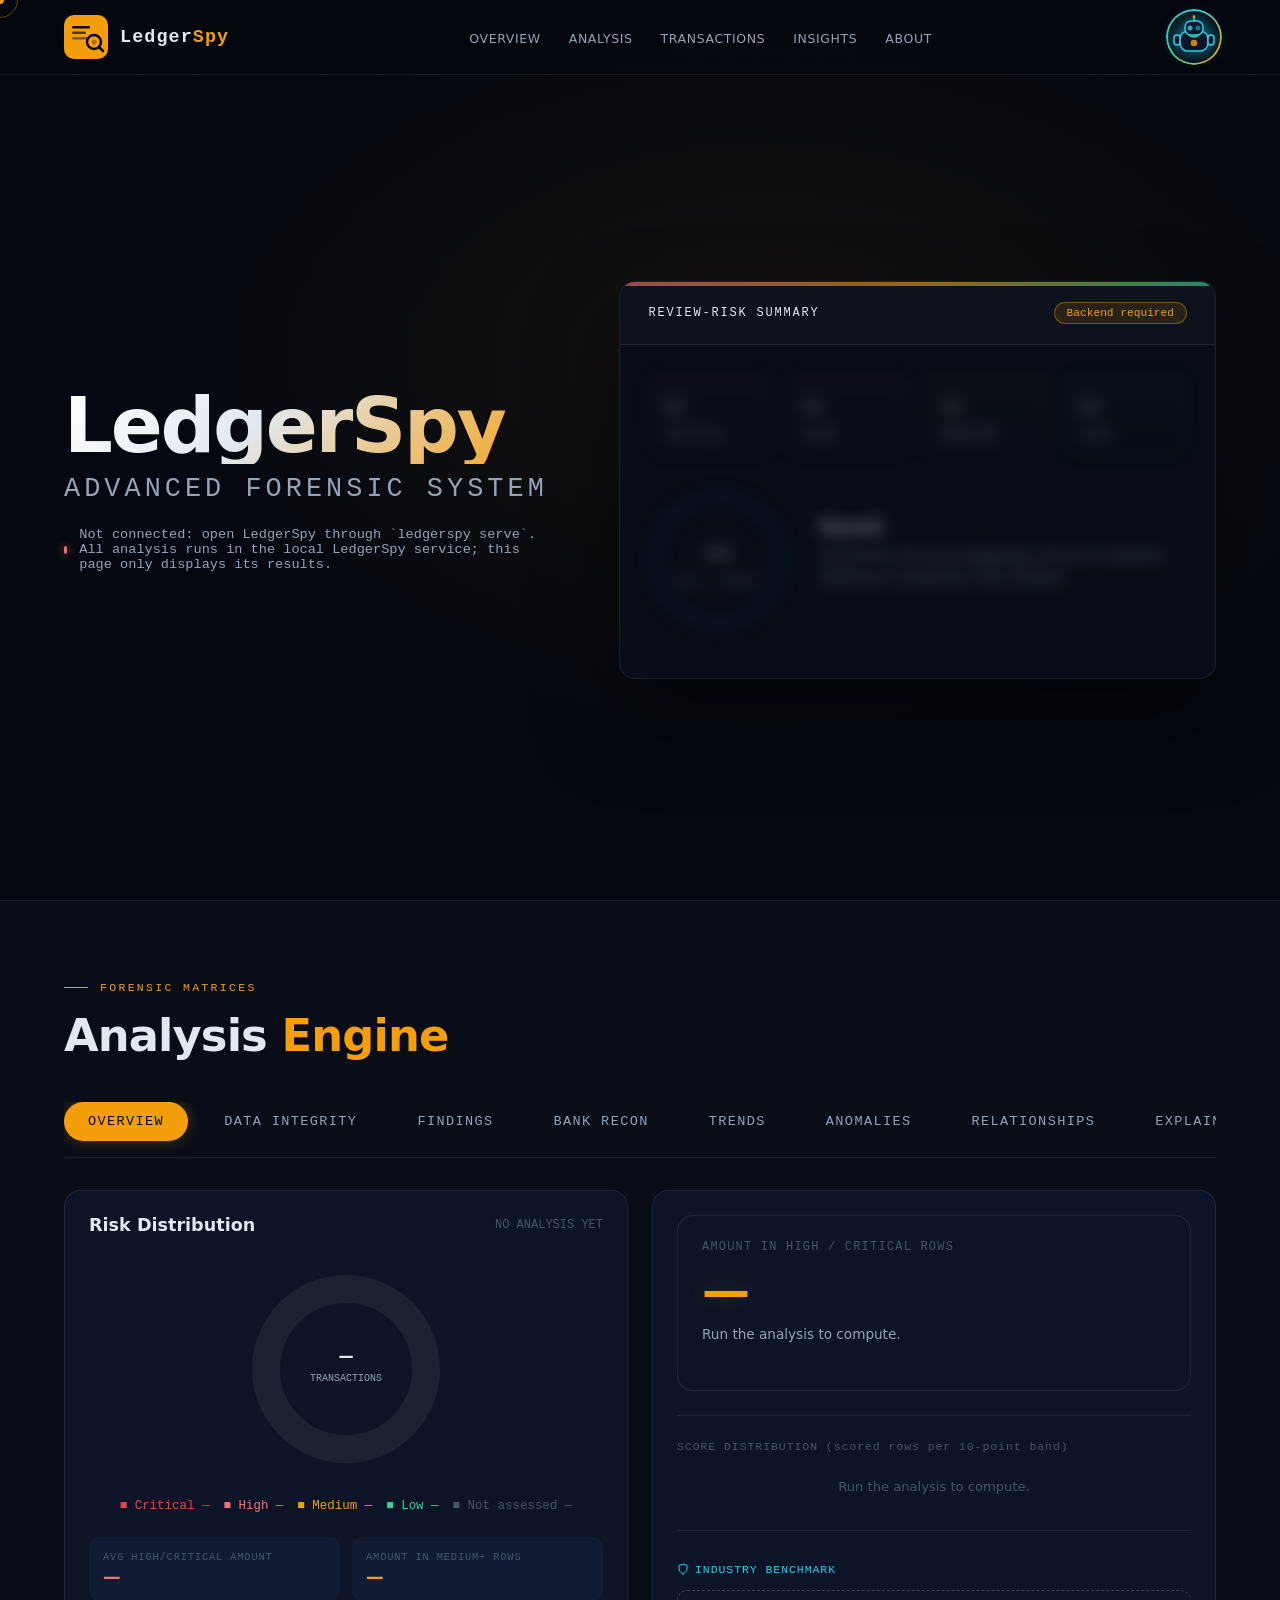
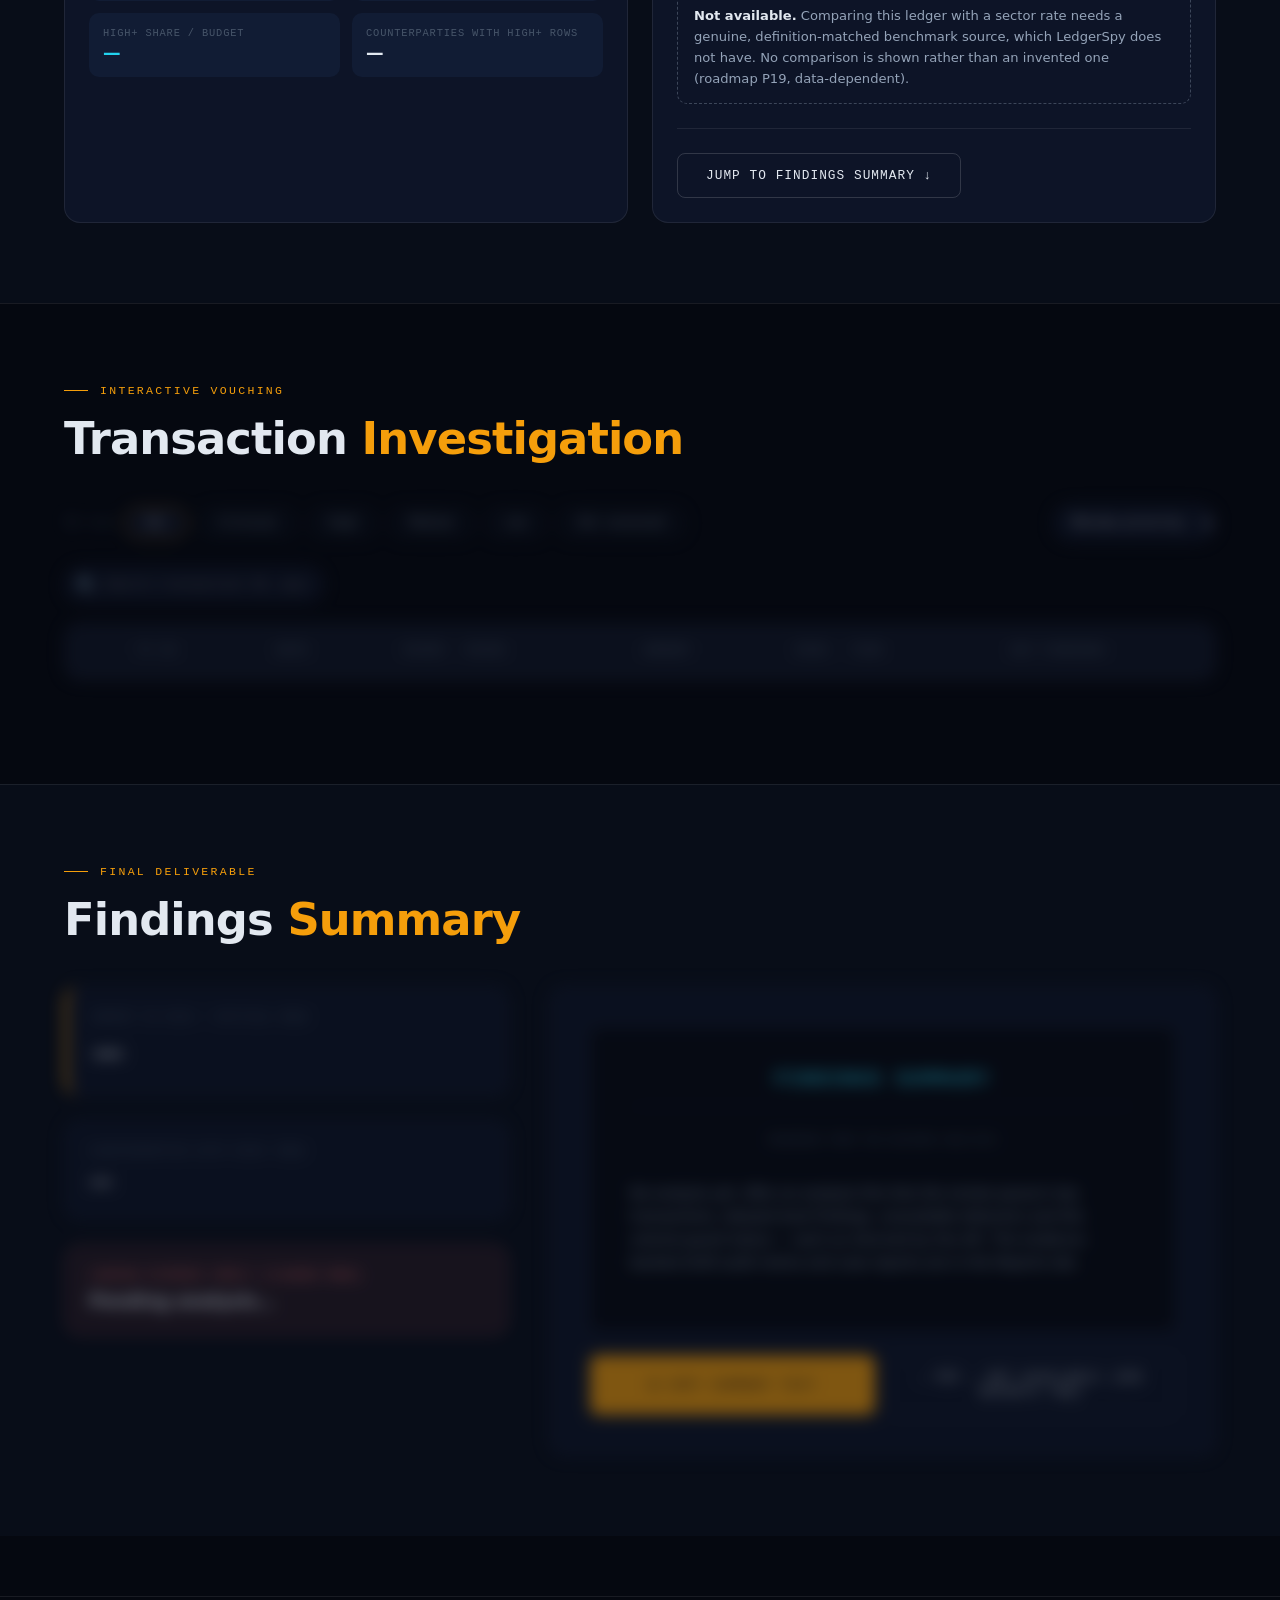
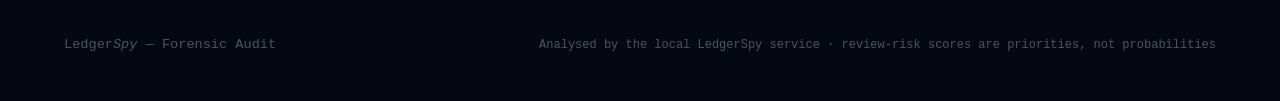
<file: frontend/index.html>
<!DOCTYPE html>
<html lang="en">
<head>
<meta charset="UTF-8"/>
<meta name="viewport" content="width=device-width,initial-scale=1.0"/>
<title>LedgerSpy — Deep Interactive Audit</title>
<!-- Offline: no external fonts/CDNs. Fonts fall back to locally installed/system fonts (see css/main.css). -->
<!-- P9: every score, tier, count, chart and explanation on this page comes from the local LedgerSpy API.
     The browser renders; it never computes risk. -->
<link rel="stylesheet" href="css/main.css">
<link rel="stylesheet" href="css/chatbot.css">
</head>
<body>

<canvas id="bg-canvas"></canvas>
<div id="cursor"></div>
<div id="cursor-ring"></div>

<!-- ABOUT OVERLAY -->
<div id="about-overlay">
  <div class="about-modal">
    <button class="about-close" data-action="about-close">&times;</button>
    <div class="about-tag">🔍 Forensic Intelligence Platform</div>
    <h1 class="about-h1">What is <span>LedgerSpy</span>?</h1>
    <p class="about-lead">LedgerSpy is a forensic audit tool for company ledgers, intended for internal auditors, fraud investigators and compliance teams. It runs entirely on this machine: the page talks only to the local LedgerSpy service started with <code>ledgerspy serve</code>, which stores evidence, runs every analysis and returns the results this page displays.</p>

    <div class="about-section">
      <h4>What this version actually does</h4>
      <div class="about-feature-grid">
        <div class="about-feature"><div class="af-icon">📂</div><div class="af-title">Evidence-preserving import — working</div><div class="af-desc">CSV/XLSX files are hashed and kept unchanged; you confirm how columns map to the canonical schema.</div></div>
        <div class="about-feature"><div class="af-icon">🧹</div><div class="af-title">Data integrity — working</div><div class="af-desc">Missing values, duplicates, format and balance checks with a readiness score; fixes are proposed, logged and reversible.</div></div>
        <div class="about-feature"><div class="af-icon">📏</div><div class="af-title">Forensic rules + Benford — working</div><div class="af-desc">Ten explainable rules (duplicates, splitting, timing, dormancy, velocity…) and Benford tests with minimum-sample gating.</div></div>
        <div class="about-feature"><div class="af-icon">📈</div><div class="af-title">Statistical anomalies — working</div><div class="af-desc">Isolation Forest, peer-group robust z-scores and tail percentiles. "Unusual" is never "fraudulent".</div></div>
        <div class="about-feature"><div class="af-icon">🧮</div><div class="af-title">Review-risk score — working</div><div class="af-desc">A 0–100 review priority with an exact breakdown by signal. Not a probability of fraud: nothing is calibrated against confirmed outcomes yet.</div></div>
        <div class="about-feature"><div class="af-icon">🕸️</div><div class="af-title">Graph and Bank Recon — Benchmarks not yet</div><div class="af-desc">Entity resolution, the relationship graph and bank reconciliation (CSV, XLSX and PDF statements with local OCR and review) run in the local service. Monte Carlo and benchmarking are on the roadmap and show "Not available" until built.</div></div>
      </div>
    </div>

    <div class="about-section">
      <h4>The scenario LedgerSpy is built for</h4>
      <div class="piyush-box">
        <div class="ps-label">📌 From the original problem statement (fictional scenario)</div>
        <p>Piyush, a young Chartered Accountant, starts a high-stakes audit with a warning from the senior partner: one data leak could cost the firm its licence. With Wi-Fi disabled, he runs LedgerSpy on his laptop against the client's ledger while his teammates scroll through thousands of Excel rows — and uncovers a circular trading network of ghost vendors that had been draining funds for three years.<br><br>That scenario is the target. The roadmap in <code>docs/roadmap.md</code> tracks what is real and what is still to be built.</p>
      </div>
    </div>
  </div>
</div>

<!-- 1. NAVBAR -->
<nav id="navbar">
  <div class="nav-logo" data-action="scroll-top">
    <div class="nav-logo-icon">
      <!-- Professional LedgerSpy Logo SVG -->
      <svg width="44" height="44" viewBox="0 0 44 44" fill="none" xmlns="http://www.w3.org/2000/svg">
        <rect width="44" height="44" rx="10" fill="#f59e0b"/>
        <!-- Ledger lines -->
        <rect x="8" y="11" width="18" height="2.5" rx="1.25" fill="#050810"/>
        <rect x="8" y="16.5" width="14" height="2.5" rx="1.25" fill="#050810" opacity="0.7"/>
        <rect x="8" y="22" width="16" height="2.5" rx="1.25" fill="#050810" opacity="0.5"/>
        <!-- Magnifying glass -->
        <circle cx="30" cy="27" r="7" stroke="#050810" stroke-width="2.5" fill="none"/>
        <line x1="35.5" y1="32.5" x2="39" y2="36" stroke="#050810" stroke-width="2.5" stroke-linecap="round"/>
        <!-- Center dot of glass -->
        <circle cx="30" cy="27" r="2.5" fill="#050810" opacity="0.3"/>
      </svg>
    </div>
    <span>Ledger<em>Spy</em></span>
  </div>
  <ul class="nav-links">
    <li><a href="#hero">Overview</a></li>
    <li><a href="#analysis">Analysis</a></li>
    <li><a href="#transactions">Transactions</a></li>
    <li><a href="#insights">Insights</a></li>
    <li><a href="#" data-action="about-open">About</a></li>
  </ul>
  <!-- AI Mascot / ChatBot trigger -->
  <div class="ai-mascot" id="ai-mascot" data-action="chat-toggle" title="Assistant">
    <div class="mascot-pulse"></div>
    <div class="mascot-ring"></div>
    <svg viewBox="0 0 44 44" fill="none" xmlns="http://www.w3.org/2000/svg">
      <rect x="8" y="16" width="28" height="20" rx="8" fill="#0d1427" stroke="#22d3ee" stroke-width="1.5"/>
      <rect x="13" y="6" width="18" height="14" rx="6" fill="#0d1427" stroke="#22d3ee" stroke-width="1.5"/>
      <line x1="22" y1="6" x2="22" y2="2" stroke="#22d3ee" stroke-width="1.5" stroke-linecap="round"/>
      <circle cx="22" cy="1.5" r="1.5" fill="#f59e0b"><animate attributeName="opacity" values="1;0.2;1" dur="1.5s" repeatCount="indefinite"/></circle>
      <circle cx="18" cy="13" r="2.5" fill="#22d3ee"><animate attributeName="opacity" values="1;0.4;1" dur="2s" repeatCount="indefinite"/></circle>
      <circle cx="26" cy="13" r="2.5" fill="#22d3ee"><animate attributeName="opacity" values="1;0.4;1" dur="2s" begin="0.5s" repeatCount="indefinite"/></circle>
      <path d="M17 20 Q22 24 27 20" stroke="#34d399" stroke-width="1.5" stroke-linecap="round" fill="none"/>
      <rect x="2" y="20" width="6" height="10" rx="3" fill="#0d1427" stroke="#22d3ee" stroke-width="1.5"/>
      <rect x="36" y="20" width="6" height="10" rx="3" fill="#0d1427" stroke="#22d3ee" stroke-width="1.5"/>
      <circle cx="22" cy="28" r="3" fill="#f59e0b" opacity="0.8"><animate attributeName="r" values="3;4;3" dur="2s" repeatCount="indefinite"/></circle>
    </svg>
    <div class="ai-mascot-tooltip">🤖 LedgerSpy Assistant (rule-based)</div>
  </div>
</nav>


<!-- 2 & 3. HERO -> RIGHT PANEL -->
<section id="hero" class="hero">
  <div class="hero-content">
    <h1 class="hero-title">
      <span class="line1">LedgerSpy</span>
      <span class="line2">Advanced Forensic System</span>
    </h1>

    <div class="hero-status">
      <div class="status-dot" id="main-status-dot"></div>
      <span id="main-status-text">Connecting to the local LedgerSpy service…</span>
    </div>

    <!-- Dataset picker (datasets already imported into this workspace) -->
    <div class="ls-picker" id="dataset-picker" data-style="display:none">
      <label for="dataset-select" class="filter-label">Dataset</label>
      <select class="col-filter-select" id="dataset-select"></select>
      <button class="btn btn-primary" id="run-btn" type="button" data-style="padding:14px 30px;font-size:0.85rem">
        <svg width="18" height="18" viewBox="0 0 24 24" fill="none" stroke="currentColor" stroke-width="2" data-style="margin-right:8px"><rect x="3" y="3" width="18" height="18" rx="2"/><path d="M9 3v18M15 3v18M3 9h18M3 15h18"/></svg>
        Analyse dataset
      </button>
    </div>

    <!-- Upload: the file goes to the local service (evidence store), never processed in the browser -->
    <div class="upload-zone" id="upload-zone" data-style="display:none">
      <div data-style="font-size:24px; margin-bottom:12px">📂</div>
      <div data-style="font-family:var(--mono); font-size:0.85rem; color:var(--txt2)">
        Import a <strong data-style="color:var(--amber)">.csv / .xlsx</strong> ledger<br>
        <span data-style="font-size:0.7rem; color:var(--txt3)">Sent to the local LedgerSpy service on this machine · stored as immutable evidence</span>
      </div>
      <input type="file" id="file-input" data-style="display:none" accept=".csv,.txt,.xlsx,text/csv">
    </div>

    <!-- Mapping confirmation (proposed by the backend; the analyst confirms) -->
    <div class="t-card" id="mapping-card" data-style="display:none;margin-top:18px">
      <h3>Confirm column mapping <span id="mapping-file"></span></h3>
      <div id="mapping-body"></div>
    </div>
  </div>

  <!-- Live risk panel -->
  <div class="f-panel">
    <div class="fp-header">
      <div class="fp-title">Review-Risk Summary</div>
      <div class="fp-scan-status" id="fp-status">Standby</div>
    </div>

    <div class="heuristic-notice" id="risk-notice" data-style="display:none">
      <strong id="risk-notice-title">Review priority, not probability</strong> — <span id="risk-notice-text"></span>
    </div>

    <div class="fp-body lock-blur" id="fpanel-lock">
      <div class="fp-summary">
        <div class="f-card card-r">
          <div class="fc-val"><span class="sim-n" id="hero-n-critical">—</span></div>
          <div class="fc-label">Critical</div>
        </div>
        <div class="f-card card-r">
          <div class="fc-val"><span class="sim-n" id="hero-n-high">—</span></div>
          <div class="fc-label">High</div>
        </div>
        <div class="f-card card-a">
          <div class="fc-val"><span class="sim-n" id="hero-n-medium">—</span></div>
          <div class="fc-label">Medium</div>
        </div>
        <div class="f-card card-g">
          <div class="fc-val"><span class="sim-n" id="hero-n-low">—</span></div>
          <div class="fc-label">Low</div>
        </div>
      </div>

      <div class="fp-middle">
        <div class="fraud-gauge" title="High + critical rows against the configured review budget">
          <svg class="fg-svg" viewBox="0 0 120 120">
            <circle class="fg-bg" cx="60" cy="60" r="54"></circle>
            <circle class="fg-fill" id="fg-ring" cx="60" cy="60" r="54"></circle>
          </svg>
          <div class="fg-text">
            <div class="fg-score"><span id="fg-n">—</span></div>
            <div data-style="font-size:0.55rem;color:var(--txt2);text-transform:uppercase;letter-spacing:0.1em;margin-top:4px" id="fg-label">High+ / budget</div>
          </div>
        </div>

        <div data-style="flex:1">
          <div data-style="font-size:1.1rem;font-weight:600;margin-bottom:8px">Result</div>
          <div data-style="font-size:0.85rem;color:var(--txt2);line-height:1.6;margin-bottom:12px" id="hero-findings">
            No analysis yet. Choose or import a dataset and run the analysis.
          </div>
          <div data-style="height:2px;background:var(--border);width:100%;position:relative" title="Share of scored rows in the medium tier or above">
            <div data-style="position:absolute;left:0;top:0;height:100%;background:var(--red);width:0%;animation:slide 1.5s ease" id="mini-loader"></div>
          </div>
        </div>
      </div>
    </div>
  </div>
</section>

<!-- 4. ANALYSIS ENGINE (TABS) -->
<section id="analysis" class="analysis-section">
  <div class="label">Forensic Matrices</div>
  <div class="h2">Analysis <span>Engine</span></div>

  <div id="ae-lock">
    <!-- Tabs Nav -->
    <div class="tab-list">
      <button class="tab-btn active" data-tab="tab-ov">Overview</button>
      <button class="tab-btn" data-tab="tab-di">Data Integrity</button>
      <button class="tab-btn" data-tab="tab-fi">Findings</button>
      <button class="tab-btn" data-tab="tab-bsr">Bank Recon</button>
      <button class="tab-btn" data-tab="tab-tr">Trends</button>
      <button class="tab-btn" data-tab="tab-an">Anomalies</button>
      <button class="tab-btn" data-tab="tab-re">Relationships</button>
      <button class="tab-btn" data-tab="tab-ex">Explainability</button>
      <button class="tab-btn" data-tab="tab-iv">Investigations</button>
      <button class="tab-btn" data-tab="tab-rep">Reports</button>
    </div>

    <!-- TAB: DATA INTEGRITY (P4, backend) -->
    <div class="tab-content" id="tab-di">
       <div class="t-card" id="di-summary-card">
         <h3>Data Readiness <span>reported separately from risk</span></h3>
         <div id="di-summary"><div class="na-inline">Run the analysis to show the readiness of the analysed dataset.</div></div>
       </div>
       <!-- P4: integrity report computed by the ledgerspy backend. Filled by js/integrity-panel.js from API data only. -->
       <div class="t-card" id="di-backend" data-style="margin-top:24px">
         <h3>Backend Integrity Report <span>P4 · computed by ledgerspy</span></h3>
         <div id="di-backend-body"><div class="na-inline">Loading backend report…</div></div>
       </div>
    </div>

    <!-- TAB: FINDINGS (P7 rules + Benford + P8 detectors, backend) -->
    <div class="tab-content" id="tab-fi">
      <div class="t-card">
        <h3>Detectors <span>status, coverage and signals</span></h3>
        <div id="fi-detectors"><div class="na-inline">Run the analysis to list the detectors.</div></div>
      </div>
      <div class="t-card" data-style="margin-top:24px">
        <h3>Dataset-level findings <span>counterparty and subgroup evidence</span></h3>
        <div id="fi-dataset"><div class="na-inline">Run the analysis to list findings.</div></div>
      </div>
      <div class="t-card" data-style="margin-top:24px">
        <h3>Benford analysis <span>investigative lead, never proof</span></h3>
        <div id="fi-benford"><div class="na-inline">Run the analysis to show the Benford tests.</div></div>
      </div>
    </div>

    <!-- TAB: BANK RECONCILIATION (P14, backend). Filled by js/recon-ui.js from /api/reconciliation only. -->
    <div class="tab-content" id="tab-bsr">
       <div class="t-card" id="bsr-app" data-style="margin-bottom:24px">
         <h3>Bank Statement Reconciliation <span>P14 · ledger vs statement, computed by ledgerspy</span></h3>
         <div id="bsr-pickers"><div class="na-inline">Loading datasets…</div></div>
         <div class="ls-muted" id="bsr-msg" role="status"></div>
         <div id="bsr-setup"></div>
         <div class="t-card" id="bsr-p14b" data-style="margin-top:12px">
           <strong>PDF statements (P14b):</strong> text PDFs are read locally; scanned pages need the local OCR engine. Every extracted row keeps its page, position and source text, and uncertain rows must be reviewed before the statement is confirmed.
           <div class="ls-muted" id="bsr-pdf-status">Checking the local OCR engine…</div>
         </div>
       </div>
       <div class="t-card" data-style="margin-bottom:24px">
         <h3>Reconciliation summary <span>counts and amounts per currency from the backend</span></h3>
         <div id="bsr-summary"><div class="na-inline">No reconciliation run yet. Choose a ledger and a bank statement, confirm the scope and run it.</div></div>
       </div>
       <div class="t-card" id="bsr-results-card" hidden data-style="margin-bottom:24px">
         <h3>Results <span>every ledger row and bank line appears exactly once</span></h3>
         <div id="bsr-filters"></div>
         <div id="bsr-results"></div>
         <div id="bsr-detail" data-style="margin-top:12px"></div>
       </div>
       <div class="t-card">
         <h3>Balances, duplicates and findings <span>separate evidence family; P9 scores unchanged</span></h3>
         <div id="bsr-side"><div class="na-inline">Run a reconciliation to show the balance check, duplicate candidates and findings.</div></div>
       </div>
    </div>

    <!-- TAB A: OVERVIEW -->
    <div class="tab-content active" id="tab-ov">
      <div class="t-grid-2">
        <div class="t-card" data-style="text-align:center">
          <h3>Risk Distribution <span id="ov-total">No analysis yet</span></h3>
          <svg width="220" height="220" viewBox="0 0 220 220" data-style="display:block;margin:0 auto">
            <circle cx="110" cy="110" r="80" fill="none" stroke="rgba(255,255,255,0.06)" stroke-width="28"/>
            <!-- Segments are sized from the API tier counts (order: critical → high → medium → low → not assessed) -->
            <circle id="donut-critical" cx="110" cy="110" r="80" fill="none" stroke="#ef4444" stroke-width="28" stroke-dasharray="0 503" data-style="transform:rotate(-90deg);transform-origin:110px 110px"/>
            <circle id="donut-high" cx="110" cy="110" r="80" fill="none" stroke="#f87171" stroke-width="28" stroke-dasharray="0 503" data-style="transform:rotate(-90deg);transform-origin:110px 110px"/>
            <circle id="donut-medium" cx="110" cy="110" r="80" fill="none" stroke="#f59e0b" stroke-width="28" stroke-dasharray="0 503" data-style="transform:rotate(-90deg);transform-origin:110px 110px"/>
            <circle id="donut-low" cx="110" cy="110" r="80" fill="none" stroke="#34d399" stroke-width="28" stroke-dasharray="0 503" data-style="transform:rotate(-90deg);transform-origin:110px 110px"/>
            <circle id="donut-insufficient" cx="110" cy="110" r="80" fill="none" stroke="#64748b" stroke-width="28" stroke-dasharray="0 503" data-style="transform:rotate(-90deg);transform-origin:110px 110px"/>
            <circle cx="110" cy="110" r="64" fill="#0d1427"/>
            <text id="donut-total" x="110" y="104" font-family="DM Mono, monospace" font-size="22" fill="#e2e8f0" text-anchor="middle" font-weight="bold">—</text>
            <text x="110" y="122" font-family="DM Mono, monospace" font-size="10" fill="#94a3b8" text-anchor="middle">TRANSACTIONS</text>
          </svg>
          <div data-style="display:flex;justify-content:center;flex-wrap:wrap;gap:14px;margin-top:20px;font-size:0.78rem;font-family:var(--mono)">
            <span data-style="color:#ef4444" id="leg-critical">&#9632; Critical —</span>
            <span data-style="color:var(--red)" id="leg-high">&#9632; High —</span>
            <span data-style="color:var(--amber)" id="leg-medium">&#9632; Medium —</span>
            <span data-style="color:var(--green)" id="leg-low">&#9632; Low —</span>
            <span data-style="color:var(--txt3)" id="leg-insufficient">&#9632; Not assessed —</span>
          </div>

          <div data-style="margin-top:24px;display:grid;grid-template-columns:1fr 1fr;gap:12px;text-align:left">
            <div data-style="background:var(--bg3);border-radius:10px;padding:14px">
              <div data-style="font-family:var(--mono);font-size:0.65rem;color:var(--txt3);text-transform:uppercase;letter-spacing:0.08em;margin-bottom:4px">Avg High/Critical Amount</div>
              <div data-style="font-size:1.1rem;font-weight:700;color:var(--red)" id="qs-avg-high">—</div>
            </div>
            <div data-style="background:var(--bg3);border-radius:10px;padding:14px">
              <div data-style="font-family:var(--mono);font-size:0.65rem;color:var(--txt3);text-transform:uppercase;letter-spacing:0.08em;margin-bottom:4px">Amount in Medium+ Rows</div>
              <div data-style="font-size:1.1rem;font-weight:700;color:var(--amber)" id="qs-high-amt">—</div>
            </div>
            <div data-style="background:var(--bg3);border-radius:10px;padding:14px" title="High + critical share of scored rows, against the configured review budget. Not a precision/accuracy measure.">
              <div data-style="font-family:var(--mono);font-size:0.65rem;color:var(--txt3);text-transform:uppercase;letter-spacing:0.08em;margin-bottom:4px">High+ Share / Budget</div>
              <div data-style="font-size:1.1rem;font-weight:700;color:var(--cyan)" id="qs-flag-rate">—</div>
            </div>
            <div data-style="background:var(--bg3);border-radius:10px;padding:14px">
              <div data-style="font-family:var(--mono);font-size:0.65rem;color:var(--txt3);text-transform:uppercase;letter-spacing:0.08em;margin-bottom:4px">Counterparties with High+ Rows</div>
              <div data-style="font-size:1.1rem;font-weight:700;color:var(--txt)" id="qs-payees">—</div>
            </div>
          </div>
        </div>

        <div class="t-card" data-style="display:flex;flex-direction:column;gap:24px">
          <div class="t-card exposure-card">
            <div data-style="font-family:var(--mono);font-size:0.75rem;color:var(--txt3);text-transform:uppercase;letter-spacing:0.1em;margin-bottom:12px">Amount in High / Critical Rows</div>
            <div data-style="font-size:3rem;font-weight:800;color:var(--amber);line-height:1;margin-bottom:12px;text-shadow:0 0 20px rgba(245,158,11,0.2)" id="exp-val">—</div>
            <div data-style="font-size:0.85rem;color:var(--txt2);margin-bottom:24px" id="exp-desc">Run the analysis to compute.</div>
          </div>
          <div data-style="height:1px;background:var(--border);"></div>
          <div>
            <div data-style="font-family:var(--mono);font-size:0.72rem;color:var(--txt3);text-transform:uppercase;letter-spacing:0.08em;margin-bottom:14px">Score Distribution <span data-style="text-transform:none">(scored rows per 10-point band)</span></div>
            <div id="ov-histogram"><div class="na-inline">Run the analysis to compute.</div></div>
          </div>
          <div data-style="height:1px;background:var(--border);"></div>
          <div data-style="padding-top:8px">
            <div data-style="font-family:var(--mono);font-size:0.72rem;color:var(--cyan);text-transform:uppercase;letter-spacing:0.08em;margin-bottom:14px;display:flex;align-items:center;gap:6px">
              <svg width="12" height="12" viewBox="0 0 24 24" fill="none" stroke="currentColor" stroke-width="2" stroke-linecap="round"><path d="M12 22s8-4 8-10V5l-8-3-8 3v7c0 6 8 10 8 10z"/></svg>
              Industry Benchmark
            </div>
            <div class="na-card"><strong>Not available.</strong> Comparing this ledger with a sector rate needs a genuine, definition-matched benchmark source, which LedgerSpy does not have. No comparison is shown rather than an invented one (roadmap P19, data-dependent).</div>
          </div>
          <div data-style="height:1px;background:var(--border);"></div>
          <button class="btn btn-secondary" data-style="align-self:flex-start" data-action="scroll-insights">Jump to Findings Summary &darr;</button>
        </div>
      </div>
    </div>

    <!-- TAB B: TRENDS -->
    <div class="tab-content" id="tab-tr">
      <div class="t-card" data-style="margin-bottom:24px">
        <h3>Transactions per Month by Tier <span>posting date</span></h3>
        <div data-style="display:flex;gap:16px;margin-bottom:14px">
          <span data-style="font-family:var(--mono);font-size:0.72rem;display:flex;align-items:center;gap:6px"><span data-style="width:12px;height:3px;background:var(--cyan);opacity:0.65;display:inline-block;border-radius:2px"></span>Low</span>
          <span data-style="font-family:var(--mono);font-size:0.72rem;display:flex;align-items:center;gap:6px"><span data-style="width:12px;height:3px;background:var(--amber);display:inline-block;border-radius:2px"></span>Medium</span>
          <span data-style="font-family:var(--mono);font-size:0.72rem;display:flex;align-items:center;gap:6px"><span data-style="width:12px;height:3px;background:var(--red);display:inline-block;border-radius:2px"></span>High + critical</span>
        </div>
        <div id="trends-monthly-bars" data-style="height:260px;padding:24px 16px 40px;display:flex;align-items:flex-end;gap:5px;background:var(--bg0);border-radius:8px;border:1px solid var(--border);overflow:visible;position:relative">
          <div data-style="width:100%;text-align:center;color:var(--txt3);font-size:0.8rem;margin-bottom:100px;">Run the analysis to compute monthly volumes.</div>
        </div>
        <p id="trends-monthly-alert" data-style="margin-top:14px;font-size:0.84rem;color:var(--txt2);line-height:1.6">Monthly series need real calendar dates; simulation steps are not grouped into months.</p>
      </div>
      <div class="t-grid-2">
        <div class="t-card">
          <h3>Benford's Law &mdash; First Digit <span>P7 test</span></h3>
          <div class="graph-wrap">
          <div data-style="font-size:0.78rem;color:var(--txt3);margin-bottom:14px">Expected (Benford) vs observed first-digit frequency of this dataset's amounts, from the backend Benford test.</div>
          <div id="benford-bars" data-style="display:flex;align-items:flex-end;gap:5px;height:150px">
            <div class="na-inline" data-style="align-self:center;width:100%">Run the analysis to show the digit distribution.</div>
          </div>
          <div data-style="display:flex;gap:12px;margin-top:10px">
            <span data-style="font-family:var(--mono);font-size:0.68rem;display:flex;align-items:center;gap:5px"><span data-style="width:10px;height:8px;background:var(--cyan);opacity:0.25;display:inline-block;border-radius:1px"></span>Benford Expected</span>
            <span data-style="font-family:var(--mono);font-size:0.68rem;display:flex;align-items:center;gap:5px"><span data-style="width:10px;height:8px;background:var(--cyan);display:inline-block;border-radius:1px"></span>Observed</span>
            <span data-style="font-family:var(--mono);font-size:0.68rem;display:flex;align-items:center;gap:5px"><span data-style="width:10px;height:8px;background:var(--red);display:inline-block;border-radius:1px"></span>Significantly over-represented (backend z-test)</span>
          </div>
          <p id="benford-note" data-style="margin-top:12px;font-size:0.82rem;color:var(--txt2);line-height:1.6">No analysis yet.</p>
          </div>
        </div>

        <div class="t-card">
          <h3>Top Counterparties by Exposure <span>medium-or-higher rows</span></h3>
          <div id="trends-top-vendors" data-style="display:flex;flex-direction:column;gap:14px">
            <div data-style="color:var(--txt3);font-size:0.85rem">Run the analysis to list counterparties.</div>
          </div>
          <div data-style="margin-top:18px;padding:14px;background:var(--bg3);border-radius:10px;border-left:3px solid var(--amber)">
            <div data-style="font-family:var(--mono);font-size:0.68rem;color:var(--amber);margin-bottom:4px">AMOUNT IN MEDIUM+ ROWS</div>
            <div id="trends-total-exposure" data-style="font-size:1.5rem;font-weight:700;color:var(--txt)">&mdash;</div>
            <div id="trends-exposure-desc" data-style="font-size:0.75rem;color:var(--txt3);margin-top:2px">Run the analysis to compute.</div>
          </div>
        </div>

        <div class="t-card" data-style="grid-column:1/-1;margin-top:24px">
          <h3>Monte Carlo Going Concern Stress Test <span>Cash-Flow Simulation</span></h3>
          <div class="na-card"><strong>Not available yet.</strong> A going-concern simulation needs the company's cash-flow history (at least ~24 months of inflows/outflows and an opening cash balance), which a transaction ledger alone does not provide. When supplied (roadmap P18), LedgerSpy will run thousands of simulated 12-month futures and show the survival probability with percentile bands. No projection is shown until then.</div>
        </div>
      </div>
    </div>

    <!-- TAB C: ANOMALIES -->
    <div class="tab-content" id="tab-an">
      <div class="t-card">
        <h3>Review-Risk Score vs Amount <span>click a point for its explanation</span></h3>
        <div data-style="position:relative;width:100%;background:#03050a;border-radius:8px;border:1px solid var(--border);overflow:hidden;" id="scatter-box">
          <svg id="scatter-svg" viewBox="0 0 800 350" width="100%" preserveAspectRatio="xMidYMid meet" data-style="display:block;">
            <text x="10" y="20" fill="#475569" font-family="DM Mono, monospace" font-size="10">AMOUNT ↑ (log scale)</text>
            <text x="620" y="345" fill="#475569" font-family="DM Mono, monospace" font-size="10">REVIEW-RISK SCORE 0 → 100</text>
            <line x1="40" y1="10" x2="40" y2="330" stroke="rgba(255,255,255,0.05)" stroke-width="1"/>
            <line x1="40" y1="330" x2="790" y2="330" stroke="rgba(255,255,255,0.05)" stroke-width="1"/>
          </svg>
        </div>
        <p id="scatter-note" data-style="margin-top:12px;font-size:0.8rem;color:var(--txt3)">Run the analysis to plot.</p>
        <div id="ano-tt" class="tooltip"></div>
        <div class="anomaly-panel" data-style="display:none" id="ano-panel">
          <div data-style="font-family:var(--mono);color:var(--red);font-size:0.75rem;margin-bottom:8px"><span id="ap-label">SELECTED: </span><span id="ap-id"></span></div>
          <div id="ap-body"></div>
        </div>
      </div>
      <div class="t-card" data-style="margin-top:24px">
        <h3>Anomaly Detectors <span>P8 · label-free</span></h3>
        <div id="an-detectors"><div class="na-inline">Run the analysis to list the anomaly detectors.</div></div>
      </div>
    </div>

    <!-- TAB D: RELATIONSHIPS -->
    <div class="tab-content" id="tab-re">
      <div class="na-card" id="re-graph-na" data-style="margin-bottom:24px">
        <strong>Entity graph not available yet.</strong> The relationship graph is built by the local LedgerSpy service from the analysed dataset's payments and P12 entity resolution. Run the analysis to load it; nothing is drawn before that.
      </div>
      <div class="t-card" id="re-graph-card" data-style="margin-bottom:24px">
        <h3>Relationship Graph <span>evidence for review, not proof</span></h3>
        <div id="re-graph-controls" class="ls-muted"></div>
        <div id="re-graph-summary" class="ls-muted" data-style="margin:8px 0"></div>
        <div data-style="display:grid;grid-template-columns:minmax(0,3fr) minmax(0,2fr);gap:16px">
          <div id="re-graph-canvas"><div class="na-inline">Run the analysis to build the graph.</div></div>
          <div id="re-graph-detail"><div class="na-inline">Select a node, an edge or a cycle.</div></div>
        </div>
        <div id="re-graph-cycles" data-style="margin-top:16px"></div>
        <div id="re-graph-findings" data-style="margin-top:16px"></div>
      </div>
      <div data-style="display:grid;grid-template-columns:repeat(4,1fr);gap:16px;margin-bottom:24px">
        <div data-style="background:var(--bg2);border:1px solid rgba(248,113,113,0.25);border-radius:12px;padding:16px">
          <div data-style="font-family:var(--mono);font-size:0.6rem;color:var(--txt3);text-transform:uppercase;letter-spacing:0.1em;margin-bottom:6px">Counterparties assessed</div>
          <div data-style="font-size:2rem;font-weight:700;color:var(--txt)" id="rel-stat-total">—</div>
        </div>
        <div data-style="background:var(--bg2);border:1px solid rgba(245,158,11,0.25);border-radius:12px;padding:16px">
          <div data-style="font-family:var(--mono);font-size:0.6rem;color:var(--txt3);text-transform:uppercase;letter-spacing:0.1em;margin-bottom:6px">Medium or higher</div>
          <div data-style="font-size:2rem;font-weight:700;color:var(--amber)" id="rel-stat-medium">—</div>
        </div>
        <div data-style="background:var(--bg2);border:1px solid rgba(248,113,113,0.25);border-radius:12px;padding:16px">
          <div data-style="font-family:var(--mono);font-size:0.6rem;color:var(--txt3);text-transform:uppercase;letter-spacing:0.1em;margin-bottom:6px">High or critical</div>
          <div data-style="font-size:2rem;font-weight:700;color:var(--red)" id="rel-stat-high">—</div>
        </div>
        <div data-style="background:var(--bg2);border:1px solid rgba(34,211,238,0.15);border-radius:12px;padding:16px">
          <div data-style="font-family:var(--mono);font-size:0.6rem;color:var(--txt3);text-transform:uppercase;letter-spacing:0.1em;margin-bottom:6px">With high+ transactions</div>
          <div data-style="font-size:2rem;font-weight:700;color:var(--cyan)" id="rel-stat-withhigh">—</div>
        </div>
      </div>
      <!-- P12 entity similarity matrix (pre-P23 gap closure). Filled by js/similarity-ui.js from /api/datasets/{id}/resolution only. -->
      <div class="t-card" id="re-sim-card" data-style="margin-bottom:24px">
        <h3>Entity Similarity Matrix <span>P12 candidate pairs · identity evidence for review, not proof</span></h3>
        <div id="re-sim-summary"><div class="na-inline">Run the analysis to load entity resolution.</div></div>
        <div id="re-sim-controls" class="di-toolbar" data-style="margin-top:8px"></div>
        <div id="re-sim-matrix" data-style="margin-top:8px"></div>
        <div id="re-sim-pairs" data-style="margin-top:16px"></div>
        <div id="re-sim-detail" data-style="margin-top:16px"><div class="na-inline">Select a matrix cell or a pair.</div></div>
      </div>
      <div class="t-card">
        <h3>Counterparty Risk <span>review order</span></h3>
        <div id="re-entities"><div class="na-inline">Run the analysis to list counterparties.</div></div>
      </div>
    </div>

    <!-- TAB: INVESTIGATIONS (P15, backend). Filled by js/investigations-ui.js from /api/investigations only. -->
    <div class="tab-content" id="tab-iv">
       <div class="t-card" id="iv-app" data-style="margin-bottom:24px">
         <h3>Investigations <span>P15 · cases, evidence, analyst decisions</span></h3>
         <div class="ls-muted">Automated findings are indicators that require review, not proof of fraud. Analyst decisions are recorded assessments with a rationale; they never change an automated finding, a risk score or source data.</div>
         <div id="iv-controls" data-style="margin-top:10px"></div>
         <div class="ls-muted" id="iv-msg" role="status"></div>
         <div id="iv-list"><div class="na-inline">Loading investigations…</div></div>
       </div>
       <div class="t-card">
         <div id="iv-detail"><div class="na-inline">Open or create an investigation.</div></div>
       </div>
    </div>

    <!-- TAB: REPORTS (P16, backend). Filled by js/reports-ui.js from /api/reports only. -->
    <div class="tab-content" id="tab-rep">
       <div class="t-card" id="rep-app" data-style="margin-bottom:24px">
         <h3>Audit Reports <span>P16 · case reports, reconciliation reports, draft memos, evidence manifests</span></h3>
         <div class="ls-muted">Reports are built from the stored records only. Automated findings are indicators that require review, not proof of fraud; analyst assessments and conclusions are reproduced as recorded. Every claim lists its records and evidence hashes; stale, changed or unconfirmed sources are flagged.</div>
         <div id="rep-controls" data-style="margin-top:10px"><div class="na-inline">Loading…</div></div>
         <div class="ls-muted" id="rep-msg" role="status"></div>
       </div>
       <div class="t-card" data-style="margin-bottom:24px">
         <div id="rep-preview-body"><div class="na-inline">Choose a report and press Preview.</div></div>
       </div>
       <div class="t-card">
         <h3>Stored reports <span>versioned · hash-checked</span></h3>
         <div id="rep-list"><div class="na-inline">Loading…</div></div>
       </div>
    </div>

    <!-- TAB E: EXPLAINABILITY -->
    <div class="tab-content" id="tab-ex">
      <div class="t-card" data-style="max-width:920px;margin:0 auto">
        <h3>How the Score Is Built <span id="ex-risk-label">No analysis yet</span></h3>
        <p data-style="font-size:0.85rem;color:var(--txt2);margin-bottom:24px" id="ex-desc">Run the analysis to see the scoring method and which evidence families lead the flagged rows. Contributions are an exact breakdown of the fused score (not SHAP).</p>
        <div id="ex-bars"></div>
        <div id="ex-method" data-style="margin-top:24px"></div>
      </div>
    </div>

  </div>
</section>

<!-- 5. TRANSACTION TABLE -->
<section id="transactions" class="table-section">
  <div class="label">Interactive Vouching</div>
  <div class="h2">Transaction <span>Investigation</span></div>

  <div class="lock-blur" id="tv-lock">
    <div class="t-controls">
      <div data-style="display:flex;align-items:center;gap:10px;flex-wrap:wrap">
        <span class="filter-label">
          <svg width="14" height="14" viewBox="0 0 24 24" fill="none" stroke="currentColor" stroke-width="2" stroke-linecap="round">
            <polygon points="22 3 2 3 10 12.46 10 19 14 21 14 12.46 22 3"/>
          </svg>
          Tier
        </span>
        <div class="t-filters" id="risk-filters">
          <button class="t-filter active" type="button" data-tier="">All</button>
          <button class="t-filter" type="button" data-tier="critical">Critical</button>
          <button class="t-filter" type="button" data-tier="high">High</button>
          <button class="t-filter" type="button" data-tier="medium">Medium</button>
          <button class="t-filter" type="button" data-tier="low">Low</button>
          <button class="t-filter" type="button" data-tier="insufficient_data">Not assessed</button>
        </div>
      </div>
      <select class="col-filter-select" id="tx-sort" aria-label="Sort">
        <option value="priority">Review priority</option>
        <option value="score">Score</option>
        <option value="amount">Amount</option>
        <option value="source_row">File order</option>
      </select>
    </div>

    <div class="search-row" data-style="margin-bottom:20px">
      <div class="search-wrap">
        <span class="s-icon">🔍</span>
        <input type="text" class="search-box" id="search-in" placeholder="Search transaction ID, payer, payee or reference…" aria-label="Search transactions">
      </div>
      <span id="search-count-pill" class="search-count-pill" data-style="display:none"></span>
    </div>

    <div class="tx-table-wrap">
      <table class="tx-table" id="tx-table">
        <thead>
          <tr>
            <th width="40"></th>
            <th>TX ID</th>
            <th>DATE</th>
            <th>PAYER → PAYEE</th>
            <th>AMOUNT</th>
            <th>RISK · TIER</th>
            <th>KEY FINDINGS</th>
          </tr>
        </thead>
        <tbody id="tx-body"></tbody>
      </table>
    </div>
    <div class="di-toolbar" id="tx-pager" data-style="margin-top:14px"></div>
  </div>
</section>

<!-- Toast -->
<div id="import-toast">✓ <span id="toast-msg"></span></div>

<!-- ====== CHATBOT PANEL ====== -->
<div id="chatbot-panel">
  <div class="chat-header">
    <div class="chat-header-icon">🤖</div>
    <div class="chat-header-info">
      <div class="ch-name">LedgerSpy Assistant</div>
      <div class="ch-status">Rule-based · reads the backend analysis</div>
    </div>
    <button class="chat-close" data-action="chat-toggle" title="Close">&times;</button>
  </div>
  <div class="chat-messages" id="chat-messages">
    <div class="chat-msg bot">
      <div class="msg-label">Assistant</div>
      👋 I'm the <strong>LedgerSpy assistant</strong>. I answer from the backend analysis using keyword matching — summaries, high-risk rows, explanations of a transaction ID and the Benford test.<br><br>
      Choose a dataset and run the analysis to get started.
    </div>
  </div>
  <div class="chat-suggestions" id="chat-suggestions">
    <button class="chat-sug" data-action="chat-suggest">📊 Show summary</button>
    <button class="chat-sug" data-action="chat-suggest">⚠️ High risk transactions</button>
    <button class="chat-sug" data-action="chat-suggest">🔍 Explain risk score</button>
    <button class="chat-sug" data-action="chat-suggest">💡 Benford</button>
  </div>
  <div class="chat-input-area">
    <input type="text" class="chat-input" id="chat-input" placeholder="Ask about the analysis, or 'why is <ID> flagged?'" data-action-enter="chat-send">
    <button class="chat-send" data-action="chat-send" title="Send">▶</button>
  </div>
</div>

<!-- 6 & 7. INSIGHTS & FINDINGS SUMMARY -->
<section id="insights" class="insights-section">
  <div class="label">Final Deliverable</div>
  <div class="h2">Findings <span>Summary</span></div>

  <div class="insights-grid lock-blur" id="rp-lock">
    <div data-style="display:flex;flex-direction:column;gap:24px">
      <div class="t-card" data-style="border-left:4px solid var(--amber)">
        <div data-style="font-family:var(--mono);font-size:0.75rem;color:var(--txt3);margin-bottom:8px">AMOUNT IN HIGH / CRITICAL ROWS</div>
        <div data-style="font-size:2rem;font-weight:700;color:var(--txt)" id="insights-total-fraud">—</div>
      </div>
      <div class="t-card">
        <div data-style="font-family:var(--mono);font-size:0.75rem;color:var(--txt3);margin-bottom:8px">COUNTERPARTIES WITH HIGH+ ROWS</div>
        <div data-style="font-size:1.5rem;font-weight:600;color:var(--txt)" id="insights-vendors">—</div>
      </div>
      <div class="t-card" data-style="background:var(--red-dim);border:1px solid rgba(248,113,113,0.3)">
        <div data-style="font-family:var(--mono);font-size:0.75rem;color:var(--red);margin-bottom:8px">LEADING EVIDENCE FAMILY (FLAGGED ROWS)</div>
        <div data-style="font-size:1.1rem;font-weight:600;color:var(--txt)" id="insights-pattern">Pending analysis…</div>
      </div>
    </div>

    <div class="report-panel">
      <div class="report-doc" id="print-doc">
        <h1>Findings Summary</h1>
        <p data-style="text-align:center;font-family:var(--mono);font-size:0.7rem;margin-bottom:32px;color:var(--txt3)">RENDERED FROM THE BACKEND ANALYSIS</p>
        <p>No analysis yet. After an analysis this lists the review queue's top transactions, dataset-level findings, unavailable detectors and the volume-guard status — each as returned by the API. The evidence-backed draft audit memo and case reports are in the Reports tab.</p>
      </div>
      <div data-style="display:flex;gap:12px">
        <button class="btn btn-primary" data-style="flex:1" id="memo-copy-btn" disabled>⧉ Copy Summary Text</button>
        <button class="btn btn-secondary" data-style="flex:1" disabled title="PDF export is not built (no PDF library is installed); the Reports tab exports HTML, Markdown and JSON">↓ PDF — not available (see Reports tab)</button>
      </div>
    </div>
  </div>
</section>

<!-- Footer -->
<footer data-style="padding:40px 5%;border-top:1px solid var(--border);display:flex;justify-content:space-between;align-items:center;background:var(--bg0);margin-top:60px">
  <div data-style="font-family:var(--mono);font-size:0.85rem;color:var(--txt3);">Ledger<em>Spy</em> — Forensic Audit</div>
  <div data-style="font-family:var(--mono);font-size:0.75rem;color:var(--txt3)">Analysed by the local LedgerSpy service · review-risk scores are priorities, not probabilities</div>
</footer>

<script src="js/shared.js"></script>
<script src="js/api.js"></script>
<script src="js/ui-core.js"></script>
<script src="js/risk-ui.js"></script>
<script src="js/graph-ui.js"></script>
<script src="js/similarity-ui.js"></script>
<script src="js/recon-ui.js"></script>
<script src="js/investigations-ui.js"></script>
<script src="js/reports-ui.js"></script>
<script src="js/chatbot-ui.js"></script>
<script src="js/integrity-panel.js"></script>
</body>
</html>
</file>
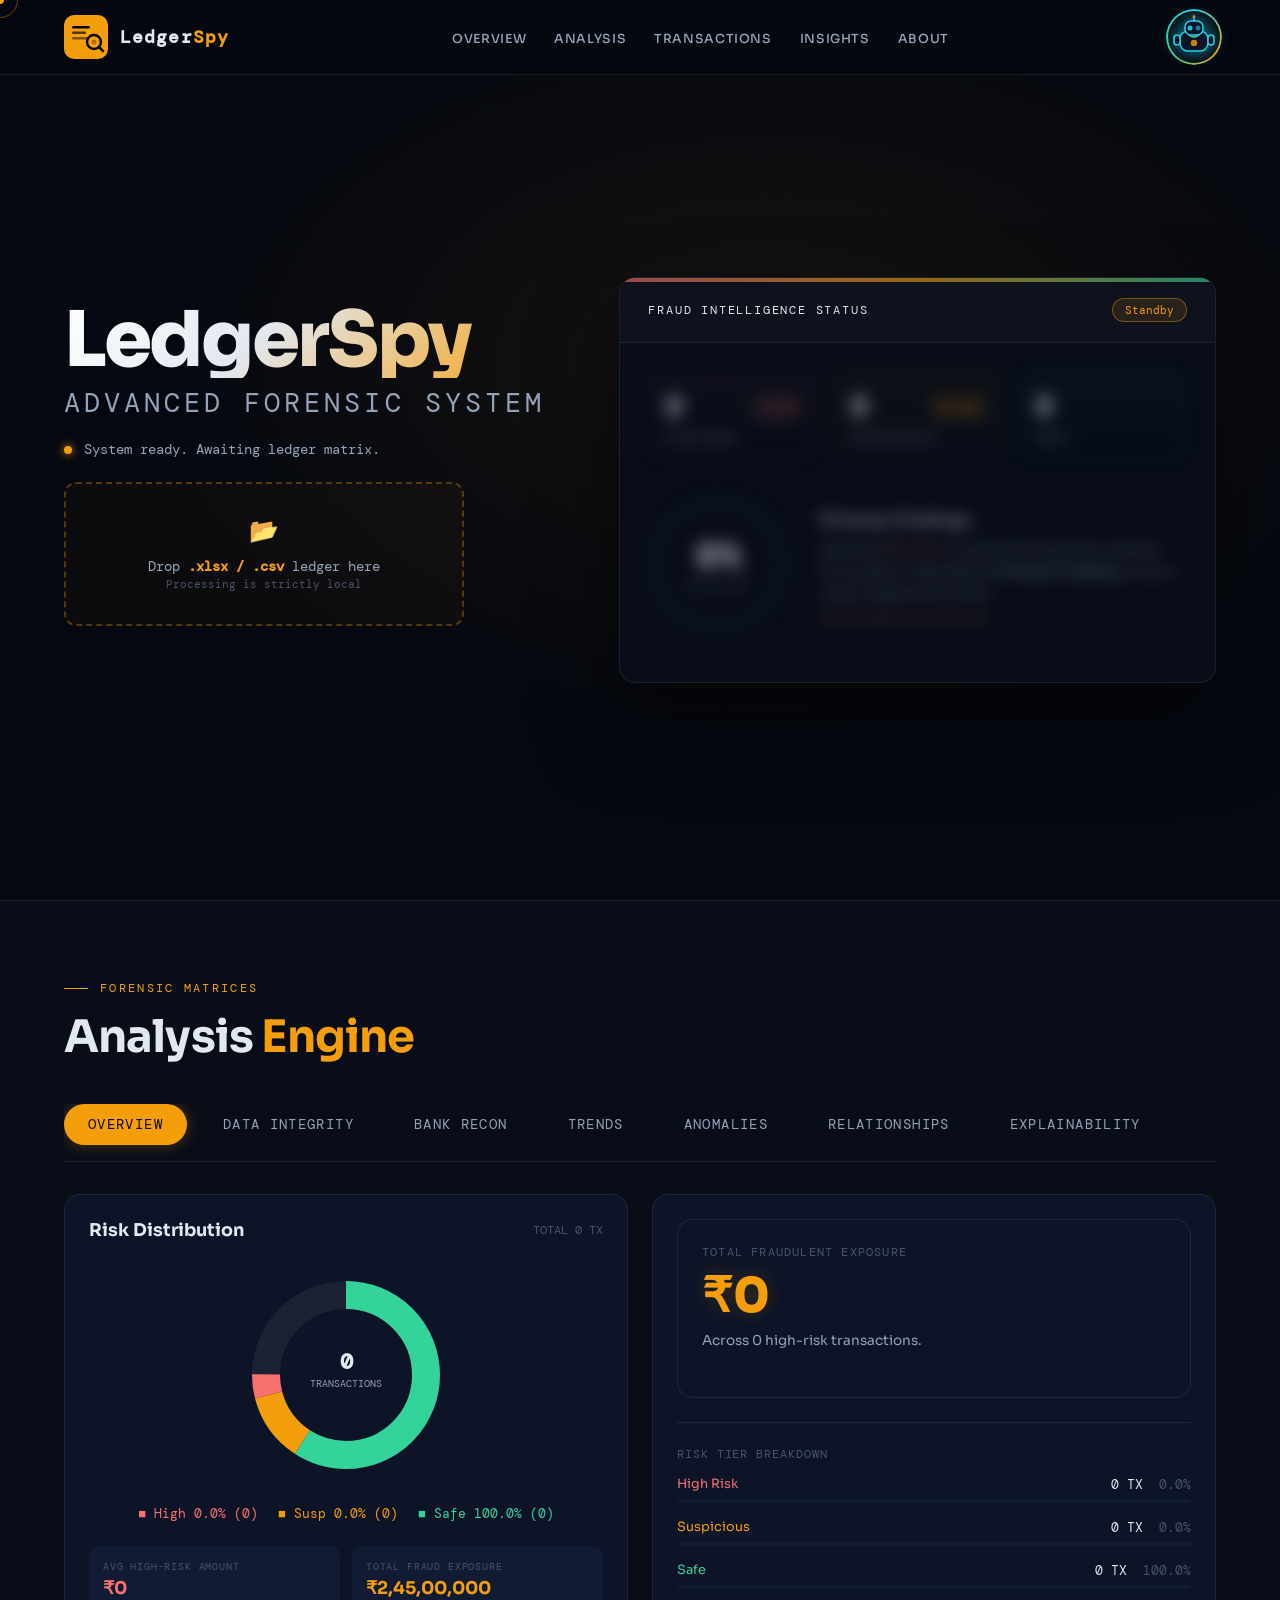
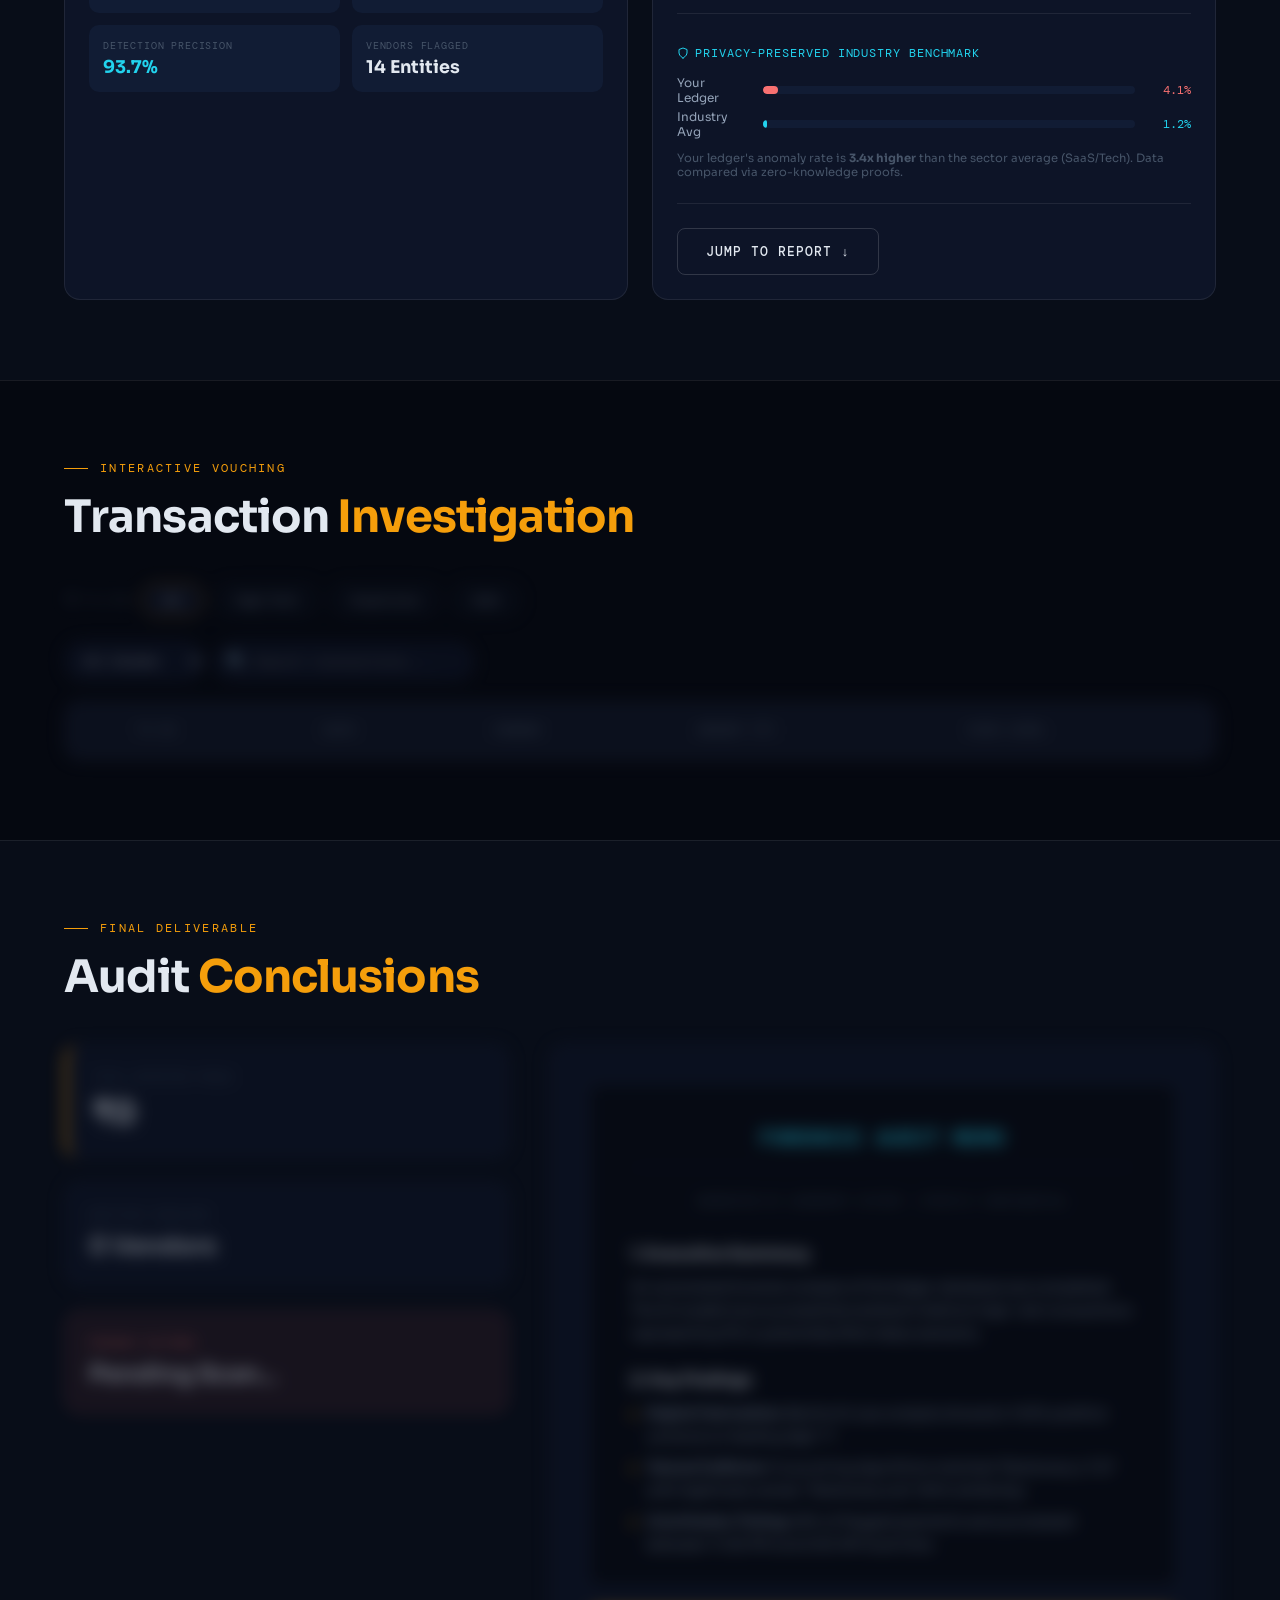
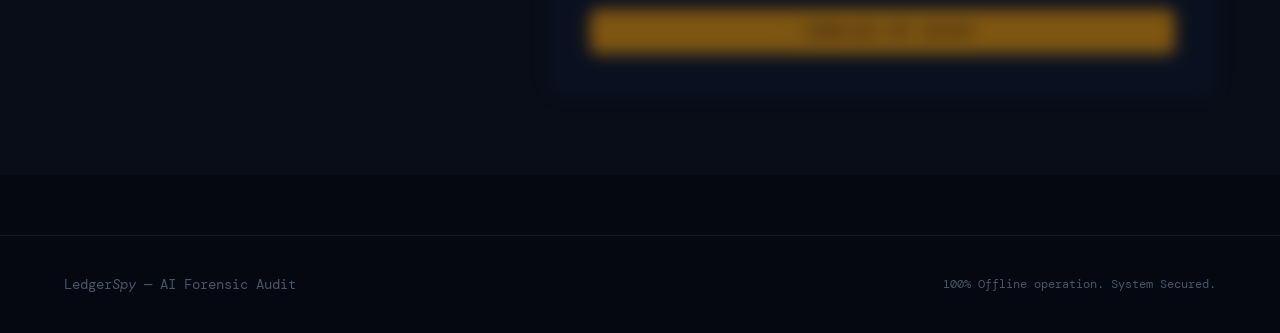
<file: Frontend_Hack/ledgerspy.html>
<!DOCTYPE html>
<html lang="en">
<head>
<meta charset="UTF-8"/>
<meta name="viewport" content="width=device-width,initial-scale=1.0"/>
<title>LedgerSpy — Deep Interactive Audit</title>
<link href="https://fonts.googleapis.com/css2?family=DM+Mono:wght@300;400;500&family=Sora:wght@300;400;500;600;700;800&display=swap" rel="stylesheet"/>
<link rel="stylesheet" href="css/main.css">
<link rel="stylesheet" href="css/chatbot.css">
</head>
<body>

<canvas id="bg-canvas"></canvas>
<div id="cursor"></div>
<div id="cursor-ring"></div>

<!-- ABOUT OVERLAY -->
<div id="about-overlay">
  <div class="about-modal">
    <button class="about-close" onclick="document.getElementById('about-overlay').classList.remove('show')">&times;</button>
    <div class="about-tag">🔍 Forensic Intelligence Platform</div>
    <h1 class="about-h1">What is <span>LedgerSpy</span>?</h1>
    <p class="about-lead">LedgerSpy is an AI-powered, air-gapped financial forensics platform built for internal auditors, fraud investigators, and compliance teams. It ingests raw transaction ledgers and applies multi-dimensional anomaly detection algorithms — entirely offline, with zero data ever leaving your machine.</p>

    <div class="about-section">
      <h4>Core Capabilities</h4>
      <div class="about-feature-grid">
        <div class="about-feature"><div class="af-icon">📊</div><div class="af-title">Benford's Law Analysis</div><div class="af-desc">Detects fabricated amounts by checking first-digit frequency distributions.</div></div>
        <div class="about-feature"><div class="af-icon">🕸️</div><div class="af-title">Entity Relationship Mapping</div><div class="af-desc">Graphs inter-vendor transaction flows to surface circular trading rings.</div></div>
        <div class="about-feature"><div class="af-icon">🤖</div><div class="af-title">AI Anomaly Scoring</div><div class="af-desc">Multi-layer ML model assigns risk scores based on timing, amount, and vendor patterns.</div></div>
        <div class="about-feature"><div class="af-icon">🔒</div><div class="af-title">100% Air-Gapped</div><div class="af-desc">All processing is strictly local. No cloud API calls, no external servers, no telemetry.</div></div>
        <div class="about-feature"><div class="af-icon">📝</div><div class="af-title">Automated Audit Reports</div><div class="af-desc">Generates court-ready forensic memos with findings, risk scores, and recommendations.</div></div>
        <div class="about-feature"><div class="af-icon">📂</div><div class="af-title">CSV Ledger Integration</div><div class="af-desc">Import, search, filter, and enrich transaction data — then export the updated ledger.</div></div>
      </div>
    </div>

    <div class="about-section">
      <h4>The Story Behind LedgerSpy — A Note from Piyush</h4>
      <div class="piyush-box">
        <div class="ps-label">📌 PS — Piyush's Story</div>
        <p>"Three years ago, I was a junior auditor staring at 80,000 rows of transactions in a spreadsheet, trying to find out where ₹2.4 crore had disappeared. It took me six weeks and three sleepless nights to trace it to a circular shell trading network — a pattern a machine could have caught in seconds.<br><br>That experience broke something in me — not my spirit, but my patience for tools that don't work. LedgerSpy is what I wish I had then: a system that doesn't just number-crunch, but actually thinks — flagging the 11 PM payments, the suspiciously round numbers, the vendor names that look legitimate but aren't.<br><br>This isn't just a dashboard. It's a forensic weapon for every auditor who has ever been handed a mountain of data and a magnifying glass. We built LedgerSpy so the next auditor doesn't need six weeks. They need six minutes."<br><br>— <strong style="color:var(--amber)">Piyush, Co-Founder & Lead Forensics Engineer</strong></p>
      </div>
    </div>
  </div>
</div>

<!-- 1. NAVBAR -->
<nav id="navbar">
  <div class="nav-logo" onclick="window.scrollTo({top:0,behavior:'smooth'})">
    <div class="nav-logo-icon">
      <!-- Professional LedgerSpy Logo SVG -->
      <svg width="44" height="44" viewBox="0 0 44 44" fill="none" xmlns="http://www.w3.org/2000/svg">
        <rect width="44" height="44" rx="10" fill="#f59e0b"/>
        <!-- Ledger lines -->
        <rect x="8" y="11" width="18" height="2.5" rx="1.25" fill="#050810"/>
        <rect x="8" y="16.5" width="14" height="2.5" rx="1.25" fill="#050810" opacity="0.7"/>
        <rect x="8" y="22" width="16" height="2.5" rx="1.25" fill="#050810" opacity="0.5"/>
        <!-- Magnifying glass -->
        <circle cx="30" cy="27" r="7" stroke="#050810" stroke-width="2.5" fill="none"/>
        <line x1="35.5" y1="32.5" x2="39" y2="36" stroke="#050810" stroke-width="2.5" stroke-linecap="round"/>
        <!-- Center dot of glass -->
        <circle cx="30" cy="27" r="2.5" fill="#050810" opacity="0.3"/>
      </svg>
    </div>
    <span>Ledger<em>Spy</em></span>
  </div>
  <ul class="nav-links">
    <li><a href="#hero">Overview</a></li>
    <li><a href="#analysis">Analysis</a></li>
    <li><a href="#transactions">Transactions</a></li>
    <li><a href="#insights">Insights</a></li>
    <li><a href="#" onclick="document.getElementById('about-overlay').classList.add('show');return false;">About</a></li>
  </ul>
  <!-- AI Mascot / ChatBot trigger -->
  <div class="ai-mascot" id="ai-mascot" onclick="toggleChatbot()" title="AI Assistant">
    <div class="mascot-pulse"></div>
    <div class="mascot-ring"></div>
    <svg viewBox="0 0 44 44" fill="none" xmlns="http://www.w3.org/2000/svg">
      <rect x="8" y="16" width="28" height="20" rx="8" fill="#0d1427" stroke="#22d3ee" stroke-width="1.5"/>
      <rect x="13" y="6" width="18" height="14" rx="6" fill="#0d1427" stroke="#22d3ee" stroke-width="1.5"/>
      <line x1="22" y1="6" x2="22" y2="2" stroke="#22d3ee" stroke-width="1.5" stroke-linecap="round"/>
      <circle cx="22" cy="1.5" r="1.5" fill="#f59e0b"><animate attributeName="opacity" values="1;0.2;1" dur="1.5s" repeatCount="indefinite"/></circle>
      <circle cx="18" cy="13" r="2.5" fill="#22d3ee"><animate attributeName="opacity" values="1;0.4;1" dur="2s" repeatCount="indefinite"/></circle>
      <circle cx="26" cy="13" r="2.5" fill="#22d3ee"><animate attributeName="opacity" values="1;0.4;1" dur="2s" begin="0.5s" repeatCount="indefinite"/></circle>
      <path d="M17 20 Q22 24 27 20" stroke="#34d399" stroke-width="1.5" stroke-linecap="round" fill="none"/>
      <rect x="2" y="20" width="6" height="10" rx="3" fill="#0d1427" stroke="#22d3ee" stroke-width="1.5"/>
      <rect x="36" y="20" width="6" height="10" rx="3" fill="#0d1427" stroke="#22d3ee" stroke-width="1.5"/>
      <circle cx="22" cy="28" r="3" fill="#f59e0b" opacity="0.8"><animate attributeName="r" values="3;4;3" dur="2s" repeatCount="indefinite"/></circle>
    </svg>
    <div class="ai-mascot-tooltip">🤖 LedgerSpy AI Assistant</div>
  </div>
</nav>

<!-- 2 & 3. HERO -> RIGHT PANEL -->
<section id="hero" class="hero">
  <div class="hero-content">
    <h1 class="hero-title">
      <span class="line1">LedgerSpy</span>
      <span class="line2">Advanced Forensic System</span>
    </h1>
    
    <div class="hero-status">
      <div class="status-dot" id="main-status-dot"></div>
      <span id="main-status-text">System ready. Awaiting ledger matrix.</span>
    </div>

    <!-- Upload Box -->
    <div class="upload-zone" id="upload-zone" onclick="document.getElementById('file-input').click()">
      <div style="font-size:24px; margin-bottom:12px">📂</div>
      <div style="font-family:var(--mono); font-size:0.85rem; color:var(--txt2)">
        Drop <strong style="color:var(--amber)">.xlsx / .csv</strong> ledger here<br>
        <span style="font-size:0.7rem; color:var(--txt3)">Processing is strictly local</span>
      </div>
      <input type="file" id="file-input" style="display:none" accept=".csv,.xlsx,.xls" onchange="fileLoaded(this)">
    </div>

    <div id="file-info" style="display:none; margin:20px 0 32px 0;">
      <div style="font-family:var(--mono); font-size:0.85rem; color:var(--cyan); margin-bottom:16px; display:flex; align-items:center; gap:8px">
         📄 <span id="file-name">Waiting for file...</span>
      </div>
      <button class="btn btn-primary" onclick="launchAudit()" id="run-btn" style="padding:16px 36px;font-size:0.9rem">
        <svg width="18" height="18" viewBox="0 0 24 24" fill="none" stroke="currentColor" stroke-width="2" style="margin-right:8px"><rect x="3" y="3" width="18" height="18" rx="2"/><path d="M9 3v18M15 3v18M3 9h18M3 15h18"/></svg>
        Execute Deep Scan
      </button>
    </div>
  </div>

  <!-- Live Fraud Intelligence Panel -->
  <div class="f-panel">
    <div class="fp-header">
      <div class="fp-title">Fraud Intelligence Status</div>
      <div class="fp-scan-status" id="fp-status">Standby</div>
    </div>
    
    <div class="fp-body lock-blur" id="fpanel-lock">
      <div class="fp-summary">
        <div class="f-card card-r">
          <div class="fc-val"><span class="sim-n" data-t="142">0</span> <span class="pct bg-red">4.1%</span></div>
          <div class="fc-label">High Risk</div>
        </div>
        <div class="f-card card-a">
          <div class="fc-val"><span class="sim-n" data-t="864">0</span> <span class="pct bg-amber">11.8%</span></div>
          <div class="fc-label">Suspicious</div>
        </div>
        <div class="f-card card-g">
          <div class="fc-val"><span class="sim-n" data-t="47285">0</span></div>
          <div class="fc-label">Safe</div>
        </div>
      </div>

      <div class="fp-middle">
        <div class="fraud-gauge">
          <svg class="fg-svg" viewBox="0 0 120 120">
            <circle class="fg-bg" cx="60" cy="60" r="54"></circle>
            <circle class="fg-fill" id="fg-ring" cx="60" cy="60" r="54"></circle>
          </svg>
          <div class="fg-text">
            <div class="fg-score"><span id="fg-n">0</span>%</div>
            <div style="font-size:0.55rem;color:var(--txt2);text-transform:uppercase;letter-spacing:0.1em;margin-top:4px">Risk Score</div>
          </div>
        </div>
        
        <div style="flex:1">
          <div style="font-size:1.1rem;font-weight:600;margin-bottom:8px">Primary Findings</div>
          <div style="font-size:0.85rem;color:var(--txt2);line-height:1.6;margin-bottom:12px">
            Detected <span style="color:var(--red)">₹2.45 Cr</span> in potential fraudulent activity. Core pattern identified as <strong>Circular Trading</strong> across 6 newly registered entities.
          </div>
          <div style="height:2px;background:var(--border);width:100%;position:relative">
            <div style="position:absolute;left:0;top:0;height:100%;background:var(--red);width:45%;animation:slide 1.5s ease" id="mini-loader"></div>
          </div>
        </div>
      </div>
    </div>
  </div>
</section>

<!-- 4. ANALYSIS ENGINE (TABS) -->
<section id="analysis" class="analysis-section">
  <div class="label">Forensic Matrices</div>
  <div class="h2">Analysis <span>Engine</span></div>
  
  <div id="ae-lock">
    <!-- Tabs Nav -->
    <div class="tab-list">
      <button class="tab-btn active" onclick="switchTab('tab-ov', this)">Overview</button>
      <button class="tab-btn" onclick="switchTab('tab-di', this)">Data Integrity</button>
      <button class="tab-btn" onclick="switchTab('tab-bsr', this)">Bank Recon</button>
      <button class="tab-btn" onclick="switchTab('tab-tr', this)">Trends</button>
      <button class="tab-btn" onclick="switchTab('tab-an', this)">Anomalies</button>
      <button class="tab-btn" onclick="switchTab('tab-re', this)">Relationships</button>
      <button class="tab-btn" onclick="switchTab('tab-ex', this)">Explainability</button>
    </div>

    <!-- TAB: DATA INTEGRITY -->
    <div class="tab-content" id="tab-di">
       <div class="t-grid-2">
         <div class="t-card" style="text-align:center">
           <h3>Dataset Readiness <span>Pre-Scan Analysis</span></h3>
           <div style="position:relative;width:200px;height:200px;margin:30px auto 20px">
             <svg viewBox="0 0 100 100" style="display:block;width:100%;height:100%">
               <circle cx="50" cy="50" r="42" fill="none" stroke="rgba(255,255,255,0.06)" stroke-width="8"/>
               <circle cx="50" cy="50" r="42" fill="none" stroke="var(--cyan)" stroke-width="8" stroke-dasharray="263.89" stroke-dashoffset="0" style="transform:rotate(-90deg);transform-origin:50px 50px;transition:stroke-dashoffset 1s ease" id="di-ring"/>
               <text x="50" y="44" font-family="DM Mono" font-size="24" fill="#e2e8f0" text-anchor="middle" dominant-baseline="middle" font-weight="bold" id="di-score-txt">--%</text>
               <text x="50" y="64" font-family="DM Mono" font-size="7" fill="#94a3b8" text-anchor="middle" dominant-baseline="middle">CLEAN</text>
             </svg>
           </div>
           <p style="font-size:0.85rem;color:var(--txt2);margin-top:20px" id="di-status-desc">Awaiting CSV upload to calculate data readiness score.</p>
         </div>
         <div class="t-card" style="display:flex;flex-direction:column">
           <h3>Quality Issues <span>Identified by Pipeline</span></h3>
           <div style="display:flex;flex-direction:column;gap:12px;margin-top:10px;flex:1" id="di-issue-list">
             <div style="padding:16px;background:var(--bg2);border-radius:8px;border:1px solid var(--border);color:var(--txt3);font-size:0.85rem;text-align:center">Waiting for upload...</div>
           </div>
           <button class="btn btn-secondary" style="margin-top:20px;width:100%" onclick="alert('Auto-clean applied. Missing nulls mapped to defaults.')" id="di-clean-btn" disabled>✨ Auto-Fix Formatting Issues</button>
         </div>
       </div>
    </div>

    <!-- TAB: BANK RECONCILIATION -->
    <div class="tab-content" id="tab-bsr">
       <div class="t-card" style="margin-bottom:24px">
         <div style="display:flex;justify-content:space-between;align-items:center">
           <h3>Bank Statement Reconciliation <span>Ledger vs Statement</span></h3>
           <button class="btn btn-primary" id="btn-run-recon" style="padding:6px 16px;font-size:0.75rem" onclick="runMockBSR()">Launch Recon Engine</button>
         </div>
         <p style="font-size:0.85rem;color:var(--txt2);margin-top:10px;line-height:1.6">Automatically matches uploaded ledger records against external bank statement data to detect unrecorded funds, ghost transfers, and value manipulation. Green = Exact Match, Yellow = Value mismatch, Red = Missing from Bank/Ledger.</p>
       </div>
       <div style="display:grid;grid-template-columns:1fr 1fr;gap:16px" id="bsr-tables">
         <!-- Left: Ledger -->
         <div style="background:var(--bg0);border:1px solid var(--border);border-radius:8px;overflow:hidden">
           <div style="padding:12px 16px;background:var(--bg2);border-bottom:1px solid var(--border);font-family:var(--mono);font-size:0.75rem;color:var(--txt3);display:flex;justify-content:space-between">
             <span>INTERNAL LEDGER</span>
             <span id="bsr-l-count">0 items</span>
           </div>
           <div style="max-height:400px;overflow-y:auto">
             <table class="tx-table" style="margin:0">
               <thead><tr><th>ID</th><th>VENDOR</th><th>AMT</th></tr></thead>
               <tbody id="bsr-ledger-body">
                 <tr><td colspan="3" style="text-align:center;padding:20px;color:var(--txt3)">Requires scanned ledger data.</td></tr>
               </tbody>
             </table>
           </div>
         </div>
         <!-- Right: Bank -->
         <div style="background:var(--bg0);border:1px solid var(--border);border-radius:8px;overflow:hidden">
           <div style="padding:12px 16px;background:var(--bg2);border-bottom:1px solid var(--border);font-family:var(--mono);font-size:0.75rem;color:var(--txt3);display:flex;justify-content:space-between">
             <span>BANK STATEMENT (Simulated)</span>
             <span id="bsr-b-count">0 items</span>
           </div>
           <div style="max-height:400px;overflow-y:auto">
             <table class="tx-table" style="margin:0">
               <thead><tr><th>MATCH STATUS</th><th>VENDOR</th><th>AMT</th></tr></thead>
               <tbody id="bsr-bank-body">
                 <tr><td colspan="3" style="text-align:center;padding:20px;color:var(--txt3)">Waiting for engine...</td></tr>
               </tbody>
             </table>
           </div>
         </div>
       </div>
    </div>

    <!-- TAB A: OVERVIEW -->
    <div class="tab-content active" id="tab-ov">
      <div class="t-grid-2">
        <!-- Donut Chart: built correctly with single circumference circle -->
        <div class="t-card" style="text-align:center">
          <h3>Risk Distribution <span>Total 0 TX</span></h3>
          <!-- Circumference of r=54: 2π×54 ≈ 339.3 -->
          <svg width="220" height="220" viewBox="0 0 220 220" style="display:block;margin:0 auto">
            <!-- bg track -->
            <circle cx="110" cy="110" r="80" fill="none" stroke="rgba(255,255,255,0.06)" stroke-width="28"/>
            <!-- Safe: 84.1% of 503.0 circumference = 423.0 -->
            <circle cx="110" cy="110" r="80" fill="none" stroke="#34d399" stroke-width="28"
              stroke-dasharray="423 503" stroke-dashoffset="126"
              style="transform:rotate(-90deg);transform-origin:110px 110px"/>
            <!-- Suspicious: 11.8% = 59.4 -->
            <circle cx="110" cy="110" r="80" fill="none" stroke="#f59e0b" stroke-width="28"
              stroke-dasharray="59 503" stroke-dashoffset="-297"
              style="transform:rotate(-90deg);transform-origin:110px 110px"/>
            <!-- High Risk: 4.1% = 20.6 -->
            <circle cx="110" cy="110" r="80" fill="none" stroke="#f87171" stroke-width="28"
              stroke-dasharray="21 503" stroke-dashoffset="-356"
              style="transform:rotate(-90deg);transform-origin:110px 110px"/>
            <!-- center -->
            <circle cx="110" cy="110" r="64" fill="#0d1427"/>
            <text x="110" y="104" font-family="DM Mono" font-size="22" fill="#e2e8f0" text-anchor="middle" font-weight="bold">0</text>
            <text x="110" y="122" font-family="DM Mono" font-size="10" fill="#94a3b8" text-anchor="middle">TRANSACTIONS</text>
          </svg>
          <div style="display:flex;justify-content:center;gap:20px;margin-top:20px;font-size:0.82rem;font-family:var(--mono)">
            <span style="color:var(--red)">&#9632; High 0.0% (0)</span>
            <span style="color:var(--amber)">&#9632; Susp 0.0% (0)</span>
            <span style="color:var(--green)">&#9632; Safe 100.0% (0)</span>
          </div>

          <!-- Quick stats row -->
          <div style="margin-top:24px;display:grid;grid-template-columns:1fr 1fr;gap:12px;text-align:left">
            <div style="background:var(--bg3);border-radius:10px;padding:14px">
              <div style="font-family:var(--mono);font-size:0.65rem;color:var(--txt3);text-transform:uppercase;letter-spacing:0.08em;margin-bottom:4px">Avg High-Risk Amount</div>
              <div style="font-size:1.1rem;font-weight:700;color:var(--red)">&#8377;0</div>
            </div>
            <div style="background:var(--bg3);border-radius:10px;padding:14px">
              <div style="font-family:var(--mono);font-size:0.65rem;color:var(--txt3);text-transform:uppercase;letter-spacing:0.08em;margin-bottom:4px">Total Fraud Exposure</div>
              <div style="font-size:1.1rem;font-weight:700;color:var(--amber)">&#8377;2,45,00,000</div>
            </div>
            <div style="background:var(--bg3);border-radius:10px;padding:14px">
              <div style="font-family:var(--mono);font-size:0.65rem;color:var(--txt3);text-transform:uppercase;letter-spacing:0.08em;margin-bottom:4px">Detection Precision</div>
              <div style="font-size:1.1rem;font-weight:700;color:var(--cyan)">93.7%</div>
            </div>
            <div style="background:var(--bg3);border-radius:10px;padding:14px">
              <div style="font-family:var(--mono);font-size:0.65rem;color:var(--txt3);text-transform:uppercase;letter-spacing:0.08em;margin-bottom:4px">Vendors Flagged</div>
              <div style="font-size:1.1rem;font-weight:700;color:var(--txt)">14 Entities</div>
            </div>
          </div>
        </div>
        
        <div class="t-card" style="display:flex;flex-direction:column;gap:24px">
          <!-- KPI metrics -->
          <div class="t-card exposure-card">
            <div style="font-family:var(--mono);font-size:0.75rem;color:var(--txt3);text-transform:uppercase;letter-spacing:0.1em;margin-bottom:12px">Total Fraudulent Exposure</div>
            <div style="font-size:3rem;font-weight:800;color:var(--amber);line-height:1;margin-bottom:12px;text-shadow:0 0 20px rgba(245,158,11,0.2)">&#8377;0</div>
            <div style="font-size:0.85rem;color:var(--txt2);margin-bottom:24px">Across 0 high-risk transactions.</div>
          </div>
          <div style="height:1px;background:var(--border);"></div>
          <!-- Risk breakdown bars -->
          <div>
            <div style="font-family:var(--mono);font-size:0.72rem;color:var(--txt3);text-transform:uppercase;letter-spacing:0.08em;margin-bottom:14px">Risk Tier Breakdown</div>
            <div style="display:flex;justify-content:space-between;margin-bottom:6px;font-size:0.8rem">
              <span style="color:var(--red)">High Risk</span><span style="font-family:var(--mono)">0 TX <span style="color:var(--txt3);margin-left:8px">0.0%</span></span>
            </div>
            <div style="width:100%;height:4px;background:var(--bg3);border-radius:2px;overflow:hidden;margin-bottom:16px">
              <div style="width:0%;height:100%;background:var(--red)"></div>
            </div>
            <div style="display:flex;justify-content:space-between;margin-bottom:6px;font-size:0.8rem">
              <span style="color:var(--amber)">Suspicious</span><span style="font-family:var(--mono)">0 TX <span style="color:var(--txt3);margin-left:8px">0.0%</span></span>
            </div>
            <div style="width:100%;height:4px;background:var(--bg3);border-radius:2px;overflow:hidden;margin-bottom:16px">
              <div style="width:0%;height:100%;background:var(--amber)"></div>
            </div>
            <div style="display:flex;justify-content:space-between;margin-bottom:6px;font-size:0.8rem">
              <span style="color:var(--green)">Safe</span><span style="font-family:var(--mono)">0 TX <span style="color:var(--txt3);margin-left:8px">100.0%</span></span>
            </div>
            <div style="width:100%;height:4px;background:var(--bg3);border-radius:2px;overflow:hidden">
              <div style="width:0%;height:100%;background:var(--green)"></div>
            </div>
          </div>
          <div style="height:1px;background:var(--border);"></div>
          
          <!-- HACKATHON BROWNIE POINT: Privacy-Preserving Benchmarking -->
          <div style="padding-top:8px">
            <div style="font-family:var(--mono);font-size:0.72rem;color:var(--cyan);text-transform:uppercase;letter-spacing:0.08em;margin-bottom:14px;display:flex;align-items:center;gap:6px">
              <svg width="12" height="12" viewBox="0 0 24 24" fill="none" stroke="currentColor" stroke-width="2" stroke-linecap="round"><path d="M12 22s8-4 8-10V5l-8-3-8 3v7c0 6 8 10 8 10z"/></svg>
              Privacy-Preserved Industry Benchmark
            </div>
            <div style="display:flex;align-items:center;gap:16px;margin-bottom:4px">
              <div style="width:70px;font-size:0.75rem;color:var(--txt2)">Your Ledger</div>
              <div style="flex:1;height:8px;background:var(--bg3);border-radius:4px;overflow:hidden">
                <div id="bench-yours" style="width:4.1%;height:100%;background:var(--red);border-radius:4px"></div>
              </div>
              <div id="bench-yours-pct" style="width:40px;font-family:var(--mono);font-size:0.75rem;color:var(--red);text-align:right">4.1%</div>
            </div>
            <div style="display:flex;align-items:center;gap:16px">
              <div style="width:70px;font-size:0.75rem;color:var(--txt2)">Industry Avg</div>
              <div style="flex:1;height:8px;background:var(--bg3);border-radius:4px;overflow:hidden">
                <div style="width:1.2%;height:100%;background:var(--cyan);border-radius:4px"></div>
              </div>
              <div style="width:40px;font-family:var(--mono);font-size:0.75rem;color:var(--cyan);text-align:right">1.2%</div>
            </div>
            <p style="font-size:0.72rem;color:var(--txt3);margin-top:12px">Your ledger's anomaly rate is <strong>3.4x higher</strong> than the sector average (SaaS/Tech). Data compared via zero-knowledge proofs.</p>
          </div>

          <div style="height:1px;background:var(--border);"></div>
          <button class="btn btn-secondary" style="align-self:flex-start" onclick="document.getElementById('insights').scrollIntoView({behavior:'smooth'})">Jump to Report &darr;</button>
        </div>
      </div>
    </div>

    <!-- TAB B: TRENDS -->
    <div class="tab-content" id="tab-tr">
      <!-- Monthly Bar Chart -->
      <div class="t-card" style="margin-bottom:24px">
        <h3>Monthly Transaction Volume &amp; Anomaly Rate <span>FY 2024</span></h3>
        <div style="display:flex;gap:16px;margin-bottom:14px">
          <span style="font-family:var(--mono);font-size:0.72rem;display:flex;align-items:center;gap:6px"><span style="width:12px;height:3px;background:var(--cyan);opacity:0.65;display:inline-block;border-radius:2px"></span>Safe</span>
          <span style="font-family:var(--mono);font-size:0.72rem;display:flex;align-items:center;gap:6px"><span style="width:12px;height:3px;background:var(--amber);display:inline-block;border-radius:2px"></span>Suspicious</span>
          <span style="font-family:var(--mono);font-size:0.72rem;display:flex;align-items:center;gap:6px"><span style="width:12px;height:3px;background:var(--red);display:inline-block;border-radius:2px"></span>High-Risk</span>
        </div>
        <div id="trends-monthly-bars" style="height:260px;padding:24px 16px 40px;display:flex;align-items:flex-end;gap:5px;background:var(--bg0);border-radius:8px;border:1px solid var(--border);overflow:visible;position:relative">
          <div style="width:100%;text-align:center;color:var(--txt3);font-size:0.8rem;margin-bottom:100px;">Awaiting Deep Scan to compute time-series trends...</div>
        </div>
        <p id="trends-monthly-alert" style="margin-top:14px;font-size:0.84rem;color:var(--txt2);line-height:1.6"><strong style="color:var(--red)">Alert:</strong> Run the deep scan to identify volume spikes and anomoly rates over time.</p>
      </div>
      <div class="t-grid-2">
        <div class="t-card">
          <h3>Benford's Law &mdash; First Digit <span>Fabrication Check</span></h3>
          <div class="graph-wrap">
          <div style="font-size:0.78rem;color:var(--txt3);margin-bottom:14px">Expected vs actual first-digit frequency. Deviations flag fabricated amounts.</div>
          <div style="display:flex;align-items:flex-end;gap:5px;height:150px">
            <div style="flex:1;display:flex;flex-direction:column;align-items:center"><div style="width:100%;display:flex;flex-direction:column;justify-content:flex-end;height:130px;gap:1px"><div style="height:39px;background:var(--cyan);opacity:0.25;border-radius:2px 2px 0 0" title="Expected 30.1%"></div><div style="height:36px;background:var(--cyan)" title="Actual 28%"></div></div><div style="font-family:var(--mono);font-size:0.58rem;color:var(--txt3)">1</div></div>
            <div style="flex:1;display:flex;flex-direction:column;align-items:center"><div style="width:100%;display:flex;flex-direction:column;justify-content:flex-end;height:130px;gap:1px"><div style="height:23px;background:var(--cyan);opacity:0.25;border-radius:2px 2px 0 0"></div><div style="height:21px;background:var(--cyan)"></div></div><div style="font-family:var(--mono);font-size:0.58rem;color:var(--txt3)">2</div></div>
            <div style="flex:1;display:flex;flex-direction:column;align-items:center"><div style="width:100%;display:flex;flex-direction:column;justify-content:flex-end;height:130px;gap:1px"><div style="height:16px;background:var(--cyan);opacity:0.25;border-radius:2px 2px 0 0"></div><div style="height:17px;background:var(--cyan)"></div></div><div style="font-family:var(--mono);font-size:0.58rem;color:var(--txt3)">3</div></div>
            <div style="flex:1;display:flex;flex-direction:column;align-items:center"><div style="width:100%;display:flex;flex-direction:column;justify-content:flex-end;height:130px;gap:1px"><div style="height:13px;background:var(--cyan);opacity:0.25;border-radius:2px 2px 0 0"></div><div style="height:13px;background:var(--cyan)"></div></div><div style="font-family:var(--mono);font-size:0.58rem;color:var(--txt3)">4</div></div>
            <div style="flex:1;display:flex;flex-direction:column;align-items:center"><div style="width:100%;display:flex;flex-direction:column;justify-content:flex-end;height:130px;gap:1px"><div style="height:10px;background:var(--cyan);opacity:0.25;border-radius:2px 2px 0 0"></div><div style="height:10px;background:var(--cyan)"></div></div><div style="font-family:var(--mono);font-size:0.58rem;color:var(--txt3)">5</div></div>
            <div style="flex:1;display:flex;flex-direction:column;align-items:center"><div style="width:100%;display:flex;flex-direction:column;justify-content:flex-end;height:130px;gap:1px"><div style="height:9px;background:var(--cyan);opacity:0.25;border-radius:2px 2px 0 0"></div><div style="height:8px;background:var(--cyan)"></div></div><div style="font-family:var(--mono);font-size:0.58rem;color:var(--txt3)">6</div></div>
            <div style="flex:1;display:flex;flex-direction:column;align-items:center;position:relative"><div style="position:absolute;top:-19px;font-family:var(--mono);font-size:0.52rem;color:var(--red);white-space:nowrap">&#9888; +128%</div><div style="width:100%;display:flex;flex-direction:column;justify-content:flex-end;height:130px;gap:1px"><div style="height:8px;background:var(--cyan);opacity:0.25;border-radius:2px 2px 0 0"></div><div style="height:18px;background:var(--red);box-shadow:0 0 8px rgba(248,113,113,0.5)"></div></div><div style="font-family:var(--mono);font-size:0.58rem;color:var(--red);font-weight:600">7</div></div>
            <div style="flex:1;display:flex;flex-direction:column;align-items:center"><div style="width:100%;display:flex;flex-direction:column;justify-content:flex-end;height:130px;gap:1px"><div style="height:7px;background:var(--cyan);opacity:0.25;border-radius:2px 2px 0 0"></div><div style="height:5px;background:var(--cyan)"></div></div><div style="font-family:var(--mono);font-size:0.58rem;color:var(--txt3)">8</div></div>
            <div style="flex:1;display:flex;flex-direction:column;align-items:center"><div style="width:100%;display:flex;flex-direction:column;justify-content:flex-end;height:130px;gap:1px"><div style="height:6px;background:var(--cyan);opacity:0.25;border-radius:2px 2px 0 0"></div><div style="height:5px;background:var(--cyan)"></div></div><div style="font-family:var(--mono);font-size:0.58rem;color:var(--txt3)">9</div></div>
          </div>
          <div style="display:flex;gap:12px;margin-top:10px">
            <span style="font-family:var(--mono);font-size:0.68rem;display:flex;align-items:center;gap:5px"><span style="width:10px;height:8px;background:var(--cyan);opacity:0.25;display:inline-block;border-radius:1px"></span>Benford Expected</span>
            <span style="font-family:var(--mono);font-size:0.68rem;display:flex;align-items:center;gap:5px"><span style="width:10px;height:8px;background:var(--cyan);display:inline-block;border-radius:1px"></span>Actual</span>
            <span style="font-family:var(--mono);font-size:0.68rem;display:flex;align-items:center;gap:5px"><span style="width:10px;height:8px;background:var(--red);display:inline-block;border-radius:1px"></span>Anomalous</span>
          </div>
          <p style="margin-top:12px;font-size:0.82rem;color:var(--txt2);line-height:1.6">Digit '7' occurs <strong style="color:var(--red)">2.28&times; more</strong> than Benford's Law predicts (13.2% vs 5.8% expected). Strongly indicates fabricated amounts starting with &#8377;7,00,000 or similar round figures.</p>
        </div>

        <div class="t-card">
          <h3>Top Vendors by Exposure <span>Flagged Entities</span></h3>
          <div id="trends-top-vendors" style="display:flex;flex-direction:column;gap:14px">
            <div style="color:var(--txt3);font-size:0.85rem">Awaiting scan...</div>
          </div>
          <div style="margin-top:18px;padding:14px;background:var(--bg3);border-radius:10px;border-left:3px solid var(--amber)">
            <div style="font-family:var(--mono);font-size:0.68rem;color:var(--amber);margin-bottom:4px">TOTAL FLAGGED EXPOSURE</div>
            <div id="trends-total-exposure" style="font-size:1.5rem;font-weight:700;color:var(--txt)">&#8377;0</div>
            <div id="trends-exposure-desc" style="font-size:0.75rem;color:var(--txt3);margin-top:2px">Run scan to compute top entity concentrations</div>
          </div>
        </div>
        
        <!-- HACKATHON BROWNIE POINT: Monte Carlo Stress Test -->
        <div class="t-card" style="grid-column:1/-1;margin-top:24px">
          <h3>Monte Carlo Going Concern Stress Test <span>Cash-Flow Future Sim</span></h3>
          <p style="font-size:0.82rem;color:var(--txt2);margin-bottom:20px;line-height:1.6">Based on historical fraud drain rate and current operational spend, this visualizes 10,000 randomized iterations of cash-flow futures over the next 12 months. <strong>Warning: 68% chance of insolvency hit by Month 9 if leaks are not sealed.</strong></p>
          <div style="position:relative;height:240px;background:var(--bg0);border:1px solid var(--border);border-radius:8px;padding:20px;display:flex;align-items:flex-end">
            <!-- X/Y Labels -->
            <div style="position:absolute;left:20px;top:20px;font-family:var(--mono);font-size:0.6rem;color:var(--txt3)">CASH RESERVES</div>
            <div style="position:absolute;right:20px;bottom:5px;font-family:var(--mono);font-size:0.6rem;color:var(--txt3)">MONTHS OUT</div>
            
            <!-- Safe band (Top outline) -->
            <svg width="100%" height="100%" preserveAspectRatio="none" style="position:absolute;top:0;left:0;padding:20px 20px 30px">
              <!-- Confidence intervals -->
              <path d="M0,40 Q100,50 200,70 T400,100 T600,130 T800,160" fill="none" stroke="rgba(34,211,238,0.3)" stroke-width="2"/>
              <!-- Median projection -->
              <path d="M0,60 Q100,80 200,110 T400,160 T600,180 T800,195" fill="none" stroke="var(--amber)" stroke-width="2" stroke-dasharray="4 4"/>
              <!-- Worst case (Critical red) -->
              <path d="M0,80 Q100,120 200,160 T400,190 T500,195" fill="none" stroke="var(--red)" stroke-width="3"/>
              
              <!-- Shaded regions behind paths -->
              <path d="M0,40 Q100,50 200,70 T400,100 T600,130 T800,160 L800,195 T600,180 T400,160 T200,110 Q100,80 0,60 Z" fill="rgba(34,211,238,0.05)"/>
              <path d="M0,60 Q100,80 200,110 T400,160 T600,180 T800,195 L800,200 L500,195 T400,190 T200,160 Q100,120 0,80 Z" fill="rgba(248,113,113,0.1)"/>
            </svg>
            
            <!-- X axis markers -->
            <div style="width:100%;display:flex;justify-content:space-between;border-top:1px dashed var(--border);padding-top:4px;font-family:var(--mono);font-size:0.65rem;color:var(--txt3)">
              <span>Now</span><span>M3</span><span>M6</span><span>M9 (Insolvency Break)</span><span>M12</span>
            </div>
            <!-- Insolvency line marker -->
            <div style="position:absolute;bottom:30px;left:20px;right:20px;height:1px;background:rgba(248,113,113,0.4)"></div>
          </div>
        </div>
      </div>
    </div>

    <!-- TAB C: ANOMALIES -->
    <div class="tab-content" id="tab-an">
      <div class="t-card">
        <h3>Outlier Clusters <span>Amount vs Frequency</span></h3>
        <!-- Use a fixed-size SVG container so scatter renders even when tab was hidden -->
        <div style="position:relative;width:100%;background:#03050a;border-radius:8px;border:1px solid var(--border);overflow:hidden;" id="scatter-box">
          <svg id="scatter-svg" viewBox="0 0 800 350" width="100%" preserveAspectRatio="xMidYMid meet" style="display:block;">
            <!-- Axis labels -->
            <text x="10" y="20" fill="#475569" font-family="DM Mono" font-size="10">HIGH AMOUNT ↑</text>
            <text x="720" y="340" fill="#475569" font-family="DM Mono" font-size="10">HIGH FREQ →</text>
            <!-- Grid -->
            <line x1="40" y1="10" x2="40" y2="330" stroke="rgba(255,255,255,0.05)" stroke-width="1"/>
            <line x1="40" y1="330" x2="790" y2="330" stroke="rgba(255,255,255,0.05)" stroke-width="1"/>
            <!-- Dots injected by JS -->
          </svg>
        </div>
        <div id="ano-tt" class="tooltip"></div>
        <div class="anomaly-panel" style="display:none" id="ano-panel">
          <div style="font-family:var(--mono);color:var(--red);font-size:0.75rem;margin-bottom:8px">TARGET LOCKED: <span id="ap-id">X</span></div>
          <div style="display:flex;justify-content:space-between;align-items:center;margin-bottom:8px">
            <div style="font-size:1.2rem;font-weight:600" id="ap-v">Vendor Name</div>
            <div style="font-family:var(--mono);font-size:1.2rem;color:var(--txt)" id="ap-amt">$0</div>
          </div>
          <div style="font-size:0.85rem;color:var(--txt2)" id="ap-rsn">Reason here.</div>
        </div>
      </div>
    </div>

    <!-- TAB D: RELATIONSHIPS -->
    <div class="tab-content" id="tab-re">

      <!-- Alert Banner -->
      <div id="re-alert-banner" style="background:linear-gradient(135deg,rgba(248,113,113,0.12),rgba(245,158,11,0.06));border:1px solid rgba(248,113,113,0.35);border-radius:12px;padding:18px 24px;margin-bottom:24px;display:flex;align-items:center;gap:16px;">
        <div style="font-size:1.6rem;flex-shrink:0;">🔴</div>
        <div>
          <div style="font-family:var(--mono);font-size:0.7rem;color:var(--red);text-transform:uppercase;letter-spacing:0.12em;margin-bottom:4px" id="re-alert-title">CRITICAL — Money Laundering (Circular Trading) Detected</div>
          <div style="font-size:0.88rem;color:var(--txt2);line-height:1.6" id="re-alert-body">Upload and scan a ledger file to detect circular fund flows and shell entity networks.</div>
        </div>
      </div>

      <!-- Entity Graph Card -->
      <div class="t-card" style="padding:0;overflow:hidden;margin-bottom:24px">
        <div style="padding:18px 24px 14px;border-bottom:1px solid var(--border);display:flex;justify-content:space-between;align-items:center">
          <h3 style="margin:0;font-size:1rem">Entity Graphing <span style="font-family:var(--mono);font-size:0.72rem;color:var(--txt3);font-weight:400">Network Visualization</span></h3>
          <span style="font-family:var(--mono);font-size:0.62rem;color:var(--txt3);letter-spacing:0.12em">DISTANCE MATRIX</span>
        </div>
        <div style="background:#03050e;position:relative;min-height:420px;">
          <svg id="rel-svg" viewBox="0 0 700 420" width="100%" style="display:block;" preserveAspectRatio="xMidYMid meet">
            <defs>
              <filter id="glow-red"><feGaussianBlur stdDeviation="4" result="blur"/><feComposite in="SourceGraphic" in2="blur" operator="over"/></filter>
              <filter id="glow-cyan"><feGaussianBlur stdDeviation="3" result="blur"/><feComposite in="SourceGraphic" in2="blur" operator="over"/></filter>
              <marker id="arr-red" markerWidth="6" markerHeight="6" refX="5" refY="3" orient="auto">
                <path d="M0,0 L6,3 L0,6 Z" fill="rgba(248,113,113,0.8)"/>
              </marker>
              <marker id="arr-cyan" markerWidth="6" markerHeight="6" refX="5" refY="3" orient="auto">
                <path d="M0,0 L6,3 L0,6 Z" fill="rgba(34,211,238,0.5)"/>
              </marker>
              <pattern id="dot-grid" width="28" height="28" patternUnits="userSpaceOnUse">
                <circle cx="14" cy="14" r="0.7" fill="rgba(255,255,255,0.04)"/>
              </pattern>
            </defs>
            <rect width="700" height="420" fill="url(#dot-grid)"/>

            <!-- Dynamic graph drawn by JS into #rel-graph-layer -->
            <g id="rel-graph-layer"></g>

            <!-- Default static graph shown before scan -->
            <g id="rel-static-graph">
              <!-- Edges: Hub → ring nodes (dashed red) -->
              <line x1="350" y1="190" x2="350" y2="90"  stroke="rgba(248,113,113,0.5)" stroke-width="1.5" stroke-dasharray="5 4" marker-end="url(#arr-red)" style="animation:flow 2s linear infinite"/>
              <line x1="350" y1="190" x2="460" y2="200" stroke="rgba(248,113,113,0.5)" stroke-width="1.5" stroke-dasharray="5 4" marker-end="url(#arr-red)" style="animation:flow 2.3s linear infinite"/>
              <line x1="350" y1="190" x2="430" y2="310" stroke="rgba(248,113,113,0.5)" stroke-width="1.5" stroke-dasharray="5 4" marker-end="url(#arr-red)" style="animation:flow 1.9s linear infinite"/>
              <line x1="350" y1="190" x2="240" y2="310" stroke="rgba(248,113,113,0.5)" stroke-width="1.5" stroke-dasharray="5 4" marker-end="url(#arr-red)" style="animation:flow 2.1s linear infinite"/>
              <line x1="350" y1="190" x2="220" y2="200" stroke="rgba(248,113,113,0.5)" stroke-width="1.5" stroke-dasharray="5 4" marker-end="url(#arr-red)" style="animation:flow 2.5s linear infinite"/>
              <!-- Ring closure -->
              <line x1="460" y1="200" x2="430" y2="310" stroke="rgba(248,113,113,0.35)" stroke-width="1" stroke-dasharray="4 4"/>
              <line x1="430" y1="310" x2="240" y2="310" stroke="rgba(248,113,113,0.35)" stroke-width="1" stroke-dasharray="4 4"/>
              <line x1="240" y1="310" x2="220" y2="200" stroke="rgba(248,113,113,0.35)" stroke-width="1" stroke-dasharray="4 4"/>
              <!-- Safe entry nodes (cyan) -->
              <line x1="350" y1="90"  x2="210" y2="50"  stroke="rgba(34,211,238,0.3)" stroke-width="1.2" stroke-dasharray="4 4" marker-end="url(#arr-cyan)"/>
              <line x1="460" y1="200" x2="580" y2="100" stroke="rgba(34,211,238,0.3)" stroke-width="1.2" stroke-dasharray="4 4" marker-end="url(#arr-cyan)"/>
              <line x1="220" y1="200" x2="110" y2="120" stroke="rgba(34,211,238,0.3)" stroke-width="1.2" stroke-dasharray="4 4" marker-end="url(#arr-cyan)"/>

              <!-- HUB node (large, red) -->
              <circle cx="350" cy="190" r="32" fill="rgba(248,113,113,0.18)" stroke="#f87171" stroke-width="2.5" filter="url(#glow-red)" style="animation:pulseBad 2s infinite"/>
              <text x="350" y="185" fill="#f87171" font-size="9" font-family="DM Mono" text-anchor="middle" font-weight="700" id="node-A1">Stationery</text>
              <text x="350" y="198" fill="#f87171" font-size="9" font-family="DM Mono" text-anchor="middle" font-weight="700" id="node-A2">L.T.D</text>

              <!-- Ring node B -->
              <circle cx="350" cy="90" r="20" fill="rgba(248,113,113,0.12)" stroke="#f87171" stroke-width="1.8" style="animation:pulseBad 2.2s infinite"/>
              <text x="350" y="85" fill="#f87171" font-size="7.5" font-family="DM Mono" text-anchor="middle" id="node-B1">Stationery</text>
              <text x="350" y="97" fill="#f87171" font-size="7.5" font-family="DM Mono" text-anchor="middle" id="node-B2">Ltd</text>

              <!-- Ring node C -->
              <circle cx="460" cy="200" r="20" fill="rgba(248,113,113,0.12)" stroke="#f87171" stroke-width="1.8" style="animation:pulseBad 2.4s infinite"/>
              <text x="460" y="195" fill="#f87171" font-size="7.5" font-family="DM Mono" text-anchor="middle" id="node-C1">Print</text>
              <text x="460" y="207" fill="#f87171" font-size="7.5" font-family="DM Mono" text-anchor="middle" id="node-C2">Solutions</text>

              <!-- Ring node D -->
              <circle cx="430" cy="310" r="20" fill="rgba(248,113,113,0.12)" stroke="#f87171" stroke-width="1.8" style="animation:pulseBad 1.9s infinite"/>
              <text x="430" y="305" fill="#f87171" font-size="7.5" font-family="DM Mono" text-anchor="middle" id="node-D1">Global</text>
              <text x="430" y="317" fill="#f87171" font-size="7.5" font-family="DM Mono" text-anchor="middle" id="node-D2">Pens</text>

              <!-- Ring node E -->
              <circle cx="240" cy="310" r="20" fill="rgba(248,113,113,0.12)" stroke="#f87171" stroke-width="1.8" style="animation:pulseBad 2.1s infinite"/>
              <text x="240" y="305" fill="#f87171" font-size="7.5" font-family="DM Mono" text-anchor="middle" id="node-E1">Office</text>
              <text x="240" y="317" fill="#f87171" font-size="7.5" font-family="DM Mono" text-anchor="middle" id="node-E2">Plus</text>

              <!-- Ring node F -->
              <circle cx="220" cy="200" r="20" fill="rgba(248,113,113,0.12)" stroke="#f87171" stroke-width="1.8" style="animation:pulseBad 2.3s infinite"/>
              <text x="220" y="195" fill="#f87171" font-size="7.5" font-family="DM Mono" text-anchor="middle" id="node-F1">Apex</text>
              <text x="220" y="207" fill="#f87171" font-size="7.5" font-family="DM Mono" text-anchor="middle" id="node-F2">Trading</text>

              <!-- Safe outer nodes (cyan) -->
              <circle cx="210" cy="50" r="14" fill="rgba(34,211,238,0.08)" stroke="rgba(34,211,238,0.45)" stroke-width="1.5"/>
              <text x="210" y="44" fill="#22d3ee" font-size="7" font-family="DM Mono" text-anchor="middle">Legal</text>
              <text x="210" y="56" fill="#22d3ee" font-size="7" font-family="DM Mono" text-anchor="middle">Corp</text>

              <circle cx="580" cy="100" r="14" fill="rgba(34,211,238,0.08)" stroke="rgba(34,211,238,0.45)" stroke-width="1.5"/>
              <text x="580" y="94" fill="#22d3ee" font-size="7" font-family="DM Mono" text-anchor="middle">IT</text>
              <text x="580" y="106" fill="#22d3ee" font-size="7" font-family="DM Mono" text-anchor="middle">Services</text>

              <circle cx="110" cy="120" r="14" fill="rgba(34,211,238,0.08)" stroke="rgba(34,211,238,0.45)" stroke-width="1.5"/>
              <text x="110" y="114" fill="#22d3ee" font-size="7" font-family="DM Mono" text-anchor="middle">Consult</text>
              <text x="110" y="126" fill="#22d3ee" font-size="7" font-family="DM Mono" text-anchor="middle">-ing</text>

              <!-- Legend -->
              <line x1="20" y1="400" x2="44" y2="400" stroke="rgba(248,113,113,0.8)" stroke-width="2" stroke-dasharray="5 3"/>
              <text x="50" y="404" fill="#64748b" font-size="8" font-family="DM Mono">Money laundering flow</text>
              <line x1="200" y1="400" x2="224" y2="400" stroke="rgba(34,211,238,0.5)" stroke-width="1.5" stroke-dasharray="4 3"/>
              <text x="230" y="404" fill="#64748b" font-size="8" font-family="DM Mono">Legitimate entry</text>
            </g>
          </svg>
        </div>
      </div>

      <!-- Stats Row -->
      <div style="display:grid;grid-template-columns:repeat(4,1fr);gap:16px;margin-bottom:24px">
        <div style="background:var(--bg2);border:1px solid rgba(248,113,113,0.25);border-radius:12px;padding:16px">
          <div style="font-family:var(--mono);font-size:0.6rem;color:var(--txt3);text-transform:uppercase;letter-spacing:0.1em;margin-bottom:6px">Entities in Ring</div>
          <div style="font-size:2rem;font-weight:700;color:var(--red)" id="re-stat-entities">5</div>
          <div style="font-size:0.72rem;color:var(--txt3);margin-top:2px">Shell companies detected</div>
        </div>
        <div style="background:var(--bg2);border:1px solid rgba(245,158,11,0.25);border-radius:12px;padding:16px">
          <div style="font-family:var(--mono);font-size:0.6rem;color:var(--txt3);text-transform:uppercase;letter-spacing:0.1em;margin-bottom:6px">Total Laundered</div>
          <div style="font-size:1.4rem;font-weight:700;color:var(--amber)" id="re-stat-laundered">—</div>
          <div style="font-size:0.72rem;color:var(--txt3);margin-top:2px">Run scan to calculate</div>
        </div>
        <div style="background:var(--bg2);border:1px solid rgba(34,211,238,0.15);border-radius:12px;padding:16px">
          <div style="font-family:var(--mono);font-size:0.6rem;color:var(--txt3);text-transform:uppercase;letter-spacing:0.1em;margin-bottom:6px">Loop Depth</div>
          <div style="font-size:2rem;font-weight:700;color:var(--cyan)">5–6</div>
          <div style="font-size:0.72rem;color:var(--txt3);margin-top:2px">hops per cycle</div>
        </div>
        <div style="background:var(--bg2);border:1px solid rgba(248,113,113,0.15);border-radius:12px;padding:16px">
          <div style="font-family:var(--mono);font-size:0.6rem;color:var(--txt3);text-transform:uppercase;letter-spacing:0.1em;margin-bottom:6px">Pattern</div>
          <div style="font-size:1rem;font-weight:700;color:var(--red);line-height:1.2" id="re-stat-pattern">Circular Trading</div>
          <div style="font-size:0.72rem;color:var(--txt3);margin-top:4px">PMLA 2002 classification</div>
        </div>
      </div>

      <!-- Shell Entity Intelligence Cards (dynamic) -->
      <div class="t-card">
        <h3>Shell Entity Intelligence <span>Flagged Nodes</span></h3>
        <div style="display:grid;grid-template-columns:repeat(5,1fr);gap:12px" id="re-entity-cards">
          <div style="background:var(--bg3);border-radius:10px;padding:14px;border-top:2px solid var(--red)">
            <div style="font-family:var(--mono);font-size:0.7rem;color:var(--red);margin-bottom:8px;font-weight:600" id="re-card-name-0">Stationery L.T.D</div>
            <div style="font-size:0.72rem;color:var(--txt3);margin-bottom:4px">📍 14 MG Road, Delhi</div>
            <div style="font-size:0.72rem;color:var(--txt3);margin-bottom:4px">👤 Multiple Directors</div>
            <div style="font-size:0.72rem;color:var(--txt3);margin-bottom:8px" id="re-card-amt-0">₹ — exposure</div>
            <span style="background:var(--red-dim);color:var(--red);font-family:var(--mono);font-size:0.58rem;padding:2px 6px;border-radius:3px">MAIN HUB</span>
          </div>
          <div style="background:var(--bg3);border-radius:10px;padding:14px;border-top:2px solid rgba(248,113,113,0.5)">
            <div style="font-family:var(--mono);font-size:0.7rem;color:var(--red);margin-bottom:8px;font-weight:600" id="re-card-name-1">Stationery Ltd</div>
            <div style="font-size:0.72rem;color:var(--txt3);margin-bottom:4px">📍 Same Address ⚠</div>
            <div style="font-size:0.72rem;color:var(--txt3);margin-bottom:4px">👤 Related Director</div>
            <div style="font-size:0.72rem;color:var(--txt3);margin-bottom:8px" id="re-card-amt-1">₹ — exposure</div>
            <span style="background:var(--amber-dim);color:var(--amber);font-family:var(--mono);font-size:0.58rem;padding:2px 6px;border-radius:3px">ADDR MATCH ⚠</span>
          </div>
          <div style="background:var(--bg3);border-radius:10px;padding:14px;border-top:2px solid rgba(248,113,113,0.5)">
            <div style="font-family:var(--mono);font-size:0.7rem;color:var(--red);margin-bottom:8px;font-weight:600" id="re-card-name-2">Office Plus</div>
            <div style="font-size:0.72rem;color:var(--txt3);margin-bottom:4px">📍 Unit 3B, Noida</div>
            <div style="font-size:0.72rem;color:var(--txt3);margin-bottom:4px">👤 Same Director</div>
            <div style="font-size:0.72rem;color:var(--txt3);margin-bottom:8px" id="re-card-amt-2">₹ — exposure</div>
            <span style="background:var(--amber-dim);color:var(--amber);font-family:var(--mono);font-size:0.58rem;padding:2px 6px;border-radius:3px">DIR MATCH ⚠</span>
          </div>
          <div style="background:var(--bg3);border-radius:10px;padding:14px;border-top:2px solid rgba(248,113,113,0.5)">
            <div style="font-family:var(--mono);font-size:0.7rem;color:var(--red);margin-bottom:8px;font-weight:600" id="re-card-name-3">Global Pens</div>
            <div style="font-size:0.72rem;color:var(--txt3);margin-bottom:4px">📍 Same Address ⚠</div>
            <div style="font-size:0.72rem;color:var(--txt3);margin-bottom:4px">👤 Related Director</div>
            <div style="font-size:0.72rem;color:var(--txt3);margin-bottom:8px" id="re-card-amt-3">₹ — exposure</div>
            <span style="background:var(--amber-dim);color:var(--amber);font-family:var(--mono);font-size:0.58rem;padding:2px 6px;border-radius:3px">ADDR MATCH ⚠</span>
          </div>
          <div style="background:var(--bg3);border-radius:10px;padding:14px;border-top:2px solid rgba(248,113,113,0.5)">
            <div style="font-family:var(--mono);font-size:0.7rem;color:var(--red);margin-bottom:8px;font-weight:600" id="re-card-name-4">Print Solutions</div>
            <div style="font-size:0.72rem;color:var(--txt3);margin-bottom:4px">📍 SCO 44, Gurugram</div>
            <div style="font-size:0.72rem;color:var(--txt3);margin-bottom:4px">👤 Related Director</div>
            <div style="font-size:0.72rem;color:var(--txt3);margin-bottom:8px" id="re-card-amt-4">₹ — exposure</div>
            <span style="background:var(--amber-dim);color:var(--amber);font-family:var(--mono);font-size:0.58rem;padding:2px 6px;border-radius:3px">DIR MATCH ⚠</span>
          </div>
        </div>
        <div style="margin-top:16px;padding:14px;background:linear-gradient(135deg,rgba(248,113,113,0.08),rgba(245,158,11,0.04));border-radius:8px;font-size:0.84rem;color:var(--txt2);line-height:1.7;border:1px solid rgba(248,113,113,0.15)" id="re-conclusion">
          <strong style="color:var(--red)">Forensic Conclusion:</strong> Upload and execute a Deep Scan to generate the entity network map and identify money laundering patterns as per PMLA 2002 classification.
        </div>
      </div>

    </div>

    <!-- TAB E: EXPLAINABILITY -->
    <div class="tab-content" id="tab-ex">
      <div class="t-card" style="max-width:820px;margin:0 auto">
        <h3>AI Model Inference Breakdown <span id="ex-risk-label">Risk = 87%</span></h3>
        <p style="font-size:0.85rem;color:var(--txt2);margin-bottom:32px" id="ex-desc">The following feature weights were the primary drivers behind the high anomaly score generated for the 2024 ledger dataset.</p>
        <div id="ex-bars">
          <!-- Default pre-filled bars (shown before scan) -->
          <div class="fac-row" title="Transactions occur predominantly outside business hours.">
            <span class="fac-label">Unusual Timing</span>
            <div class="fac-bar-bg"><div class="fac-bar-fill" style="background:var(--red);width:65%" data-w="65"></div></div>
            <span class="fac-val">65%</span>
          </div>
          <div class="fac-row" title="Amounts fall 3 standard deviations outside vendor historical mean.">
            <span class="fac-label">High Transaction Value</span>
            <div class="fac-bar-bg"><div class="fac-bar-fill" style="background:var(--amber);width:20%" data-w="20"></div></div>
            <span class="fac-val">20%</span>
          </div>
          <div class="fac-row" title="Vendor string similarity is 94% with existing safe vendor.">
            <span class="fac-label">Vendor Similarity</span>
            <div class="fac-bar-bg"><div class="fac-bar-fill" style="background:var(--amber);width:10%" data-w="10"></div></div>
            <span class="fac-val">10%</span>
          </div>
          <div class="fac-row" title="High volume of perfectly round numbers (e.g., 50,000.00).">
            <span class="fac-label">Round Numbers</span>
            <div class="fac-bar-bg"><div class="fac-bar-fill" style="background:var(--cyan);width:5%" data-w="5"></div></div>
            <span class="fac-val">5%</span>
          </div>
        </div>
      </div>
    </div>

  </div>
</section>

<!-- 5. TRANSACTION TABLE -->
<section id="transactions" class="table-section">
  <div class="label">Interactive Vouching</div>
  <div class="h2">Transaction <span>Investigation</span></div>
  
  <div class="lock-blur" id="tv-lock">
    <!-- Top row: risk filters + add button -->
    <div class="t-controls">
      <div style="display:flex;align-items:center;gap:10px;flex-wrap:wrap">
        <span class="filter-label">
          <svg width="14" height="14" viewBox="0 0 24 24" fill="none" stroke="currentColor" stroke-width="2" stroke-linecap="round">
            <polygon points="22 3 2 3 10 12.46 10 19 14 21 14 12.46 22 3"/>
          </svg>
          Filter
        </span>
        <div class="t-filters" id="risk-filters">
          <button class="t-filter active" onclick="filt(this, 'all')">All</button>
          <button class="t-filter" onclick="filt(this, 'high')">High Risk</button>
          <button class="t-filter" onclick="filt(this, 'suspicious')">Suspicious</button>
          <button class="t-filter" onclick="filt(this, 'safe')">Safe</button>
        </div>
      </div>
      <button class="btn btn-primary" id="open-add-tx" onclick="openAddTx()" style="padding:10px 22px;font-size:0.78rem;display:none">➕ Add Transaction</button>
    </div>

    <!-- Second row: column filter + smart search -->
    <div class="search-row" style="margin-bottom:20px">
      <select class="col-filter-select" id="col-filter-select" onchange="smartSearch()">
        <option value="all">All Columns</option>
        <!-- CSV columns injected here by JS -->
      </select>
      <div class="search-wrap">
        <span class="s-icon">🔍</span>
        <input type="text" class="search-box" id="search-in"
          placeholder="Search transactions..."
          oninput="smartSearch()">
      </div>
      <span id="search-count-pill" class="search-count-pill" style="display:none"></span>
    </div>

    <div class="tx-table-wrap">
      <table class="tx-table" id="tx-table">
        <thead>
          <tr>
            <th width="40"></th>
            <th>TX ID</th>
            <th>DATE</th>
            <th>VENDOR</th>
            <th>AMOUNT (₹)</th>
            <th>RISK LEVEL</th>
          </tr>
        </thead>
        <tbody id="tx-body">
          <!-- Rows -->
        </tbody>
      </table>
    </div>
  </div>

</section>

<!-- ADD TRANSACTION MODAL -->
<div id="add-tx-overlay">
  <div class="add-tx-modal">
    <h2>➕ Add New Transaction</h2>
    <div class="sub" id="add-tx-sub">Fill in the fields below — columns match your uploaded CSV.</div>
    <div class="lt-form-grid" id="lt-form-grid">
      <!-- Dynamic fields built from CSV headers -->
    </div>
    <div class="lt-form-actions">
      <button class="btn btn-secondary" onclick="closeAddTx()" style="padding:12px 24px">Cancel</button>
      <button class="btn btn-primary" onclick="ltAddRow()" style="padding:12px 28px">✓ Add to Ledger</button>
      <button class="btn btn-secondary" onclick="ltDownloadCsv()" style="padding:12px 24px">⬇ Download CSV</button>
      <span class="lt-row-count" id="lt-row-count"></span>
    </div>
  </div>
</div>

<!-- Import Success Toast -->
<div id="import-toast">✓ <span id="toast-msg">0 transactions imported successfully!</span></div>

<!-- ====== CHATBOT PANEL ====== -->
<div id="chatbot-panel">
  <div class="chat-header">
    <div class="chat-header-icon">🤖</div>
    <div class="chat-header-info">
      <div class="ch-name">LedgerSpy AI</div>
      <div class="ch-status">Online — Forensic Mode</div>
    </div>
    <button class="chat-close" onclick="toggleChatbot()" title="Close">&times;</button>
  </div>
  <div class="chat-messages" id="chat-messages">
    <div class="chat-msg bot">
      <div class="msg-label">AI Assistant</div>
      👋 I'm your <strong>LedgerSpy AI</strong> forensic assistant. I can analyze transactions, explain risk scores, and help you investigate anomalies.<br><br>
      Upload a CSV and run a scan to get started. Then ask me anything about the data!
    </div>
  </div>
  <div class="chat-suggestions" id="chat-suggestions">
    <button class="chat-sug" onclick="chatSuggest(this)">📊 Show summary</button>
    <button class="chat-sug" onclick="chatSuggest(this)">⚠️ High risk transactions</button>
    <button class="chat-sug" onclick="chatSuggest(this)">🔍 Explain risk score</button>
    <button class="chat-sug" onclick="chatSuggest(this)">💡 Top anomalies</button>
  </div>
  <div class="chat-input-area">
    <input type="text" class="chat-input" id="chat-input" placeholder="Ask about transactions, risk, anomalies..." onkeydown="if(event.key==='Enter')sendChat()">
    <button class="chat-send" onclick="sendChat()" title="Send">▶</button>
  </div>
</div>

<!-- 6 & 7. INSIGHTS & REPORT -->
<section id="insights" class="insights-section">
  <div class="label">Final Deliverable</div>
  <div class="h2">Audit <span>Conclusions</span></div>

  <div class="insights-grid lock-blur" id="rp-lock">
    
    <div style="display:flex;flex-direction:column;gap:24px">
      <div class="t-card" style="border-left:4px solid var(--amber)">
        <div style="font-family:var(--mono);font-size:0.75rem;color:var(--txt3);margin-bottom:8px">TOTAL DETECTED FRAUD</div>
        <div style="font-size:2rem;font-weight:700;color:var(--txt)" id="insights-total-fraud">₹0</div>
      </div>
      <div class="t-card">
        <div style="font-family:var(--mono);font-size:0.75rem;color:var(--txt3);margin-bottom:8px">ENTITIES INVOLVED</div>
        <div style="font-size:1.5rem;font-weight:600;color:var(--txt)" id="insights-vendors">0 Vendors</div>
      </div>
      <div class="t-card" style="background:var(--red-dim);border:1px solid rgba(248,113,113,0.3)">
        <div style="font-family:var(--mono);font-size:0.75rem;color:var(--red);margin-bottom:8px">PRIMARY PATTERN</div>
        <div style="font-size:1.5rem;font-weight:600;color:var(--txt)" id="insights-pattern">Pending Scan...</div>
      </div>
    </div>

        <div class="report-panel">
      <div class="report-doc" id="print-doc">
        <h1>Forensic Audit Memo</h1>
        <p style="text-align:center;font-family:var(--mono);font-size:0.7rem;margin-bottom:32px;color:var(--txt3)">GENERATED BY LEDGERSPY SYSTEM • STRICTLY CONFIDENTIAL</p>

        <h3>1. Executive Summary</h3>
        <p>An automated forensic analysis of the ledger database was completed. The AI models have successfully isolated 0 distinct high-risk transactions representing ₹0 in potentially illicit disbursements.</p>

        <h3>2. Key Findings</h3>
        <ul>
          <li><strong>Digital Fabrication:</strong> Benford's Law analysis showed a 140% positive variance on leading digit '7'.</li>
          <li><strong>Textual Collision:</strong> Fuzzy string algorithms matched "Stationery L.T.D" with legitimate vendor "Stationery Ltd" (94% similarity).</li>
          <li><strong>Unorthodox Timing:</strong> 65% of flagged payments were processed between 11:00 PM and 2:00 AM local time.</li>
        </ul>

        <h3>3. Risk Assessment</h3>
        <p>The global ledger anomaly score is calculated at <strong>87% (SEVERE RISK)</strong>. The multi-dimensional outlier scan confirms intentional evasion tactics rather than standard clerical errors.</p>

        <h3>4. Detailed Observations</h3>
        <p>A sub-graph relational mapping strongly indicates a <strong>Circular Trading Ring</strong> involving 5 newly incorporated entities. Cash flow analysis proves disbursements cycle rapidly across these entities before terminating.</p>

        <h3>5. Official Recommendations</h3>
        <ul>
          <li>Initiate immediate manual vouching of all transactions linking to "Stationery L.T.D".</li>
          <li>Conduct physical verification of the registered addresses for the 5 flagged shell entities.</li>
          <li>Freeze scheduled outgoing payments to the identified nodes pending legal review.</li>
        </ul>
      </div>
      <button class="btn btn-primary" style="width:100%" onclick="alert('Starting secure download of Audit_Memo_FY24.pdf...')">
        ↓ Download PDF Report
      </button>
    </div>

  </div>
</section>

<!-- Footer -->
<footer style="padding:40px 5%;border-top:1px solid var(--border);display:flex;justify-content:space-between;align-items:center;background:var(--bg0);margin-top:60px">
  <div style="font-family:var(--mono);font-size:0.85rem;color:var(--txt3);">Ledger<em>Spy</em> — AI Forensic Audit</div>
  <div style="font-family:var(--mono);font-size:0.75rem;color:var(--txt3)">100% Offline operation. System Secured.</div>
</footer>

<script src="js/data-pipeline.js"></script>
<script src="js/ui-core.js"></script>
<script src="js/ml-engine.js"></script>
<script src="js/chatbot-ui.js"></script>
</body>
</html>
</file>
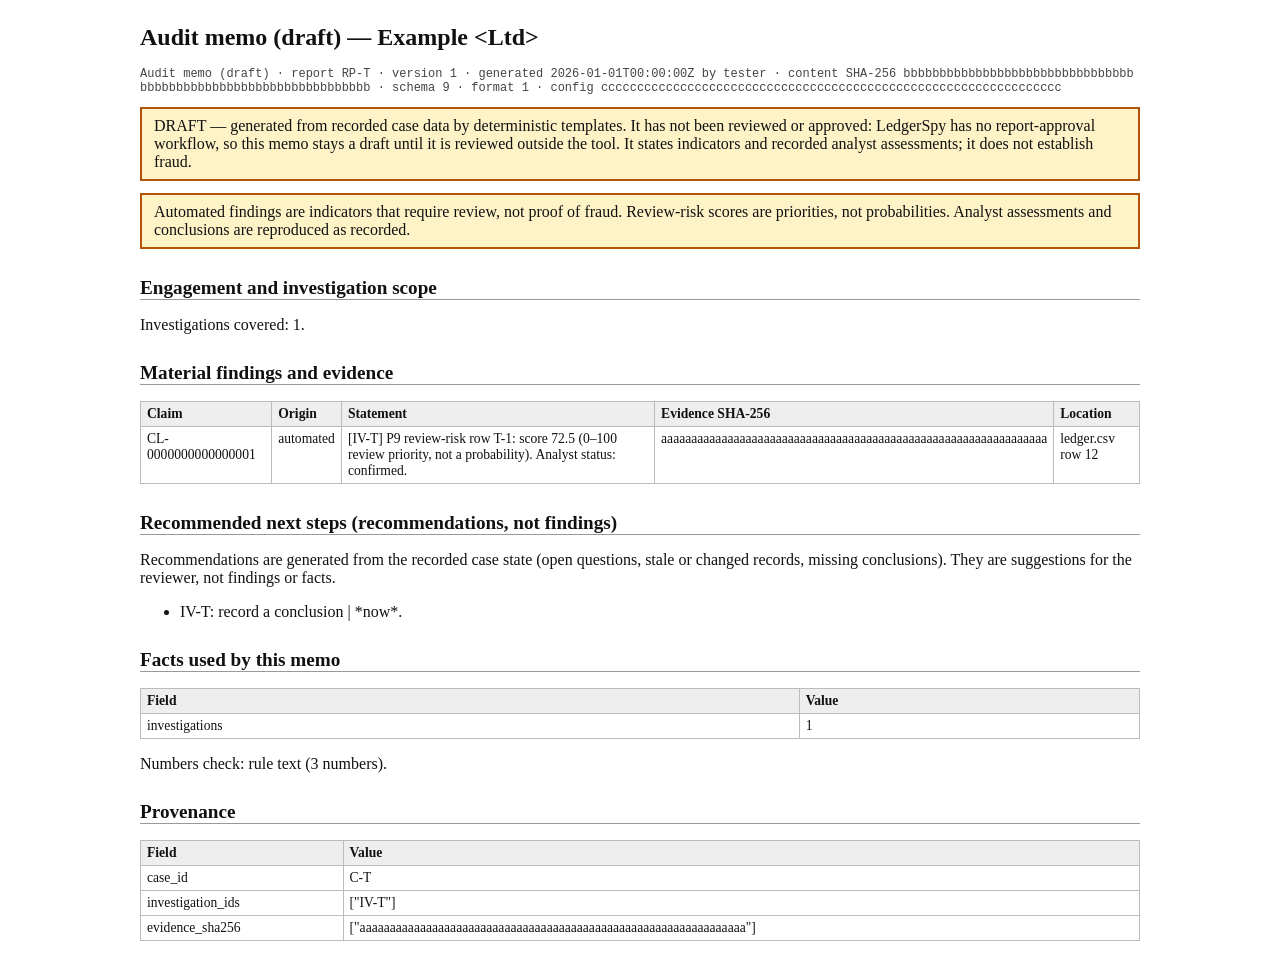
<file: tests/backend/fixtures/reports/memo.html>
<!doctype html>
<html lang="en"><head><meta charset="utf-8"><meta http-equiv="Content-Security-Policy" content="default-src 'none'; style-src 'sha256-RqA6LEUN43Q6udfBUOOcj2JSZLwvuIlnJQQjo+D9DWk='; img-src 'none'; base-uri 'none'; form-action 'none'"><meta name="viewport" content="width=device-width, initial-scale=1"><title>Audit memo (draft) — Example &lt;Ltd&gt;</title><style>
body{font-family:Georgia,'Times New Roman',serif;max-width:1000px;margin:24px auto;padding:0 16px;color:#111}
h1{font-size:1.5rem}h2{font-size:1.2rem;border-bottom:1px solid #999;margin-top:28px}h3{font-size:1rem}
table{border-collapse:collapse;width:100%;font-size:.85rem;margin:8px 0}
th,td{border:1px solid #bbb;padding:4px 6px;vertical-align:top;text-align:left}th{background:#eee}
.banner{border:2px solid #b45309;background:#fef3c7;padding:8px 12px;margin:12px 0}
.stale{border:2px solid #b91c1c;background:#fee2e2;padding:8px 12px;margin:12px 0}
.meta{font-family:monospace;font-size:.75rem;color:#444;word-break:break-all}
.origin-automated{color:#1e3a8a}.origin-analyst{color:#065f46}.origin-computed{color:#444}
.mono{font-family:monospace;font-size:.75rem;word-break:break-all}
</style></head><body>
<h1>Audit memo (draft) — Example &lt;Ltd&gt;</h1>
<p class="meta">Audit memo (draft) · report RP-T · version 1 · generated 2026-01-01T00:00:00Z by tester · content SHA-256 bbbbbbbbbbbbbbbbbbbbbbbbbbbbbbbbbbbbbbbbbbbbbbbbbbbbbbbbbbbbbbbb · schema 9 · format 1 · config cccccccccccccccccccccccccccccccccccccccccccccccccccccccccccccccc</p>
<div class="banner">DRAFT — generated from recorded case data by deterministic templates. It has not been reviewed or approved: LedgerSpy has no report-approval workflow, so this memo stays a draft until it is reviewed outside the tool. It states indicators and recorded analyst assessments; it does not establish fraud.</div>
<div class="banner">Automated findings are indicators that require review, not proof of fraud. Review-risk scores are priorities, not probabilities. Analyst assessments and conclusions are reproduced as recorded.</div>
<h2>Engagement and investigation scope</h2>
<p>Investigations covered: 1.</p>
<h2>Material findings and evidence</h2>
<table><thead><tr><th>Claim</th><th>Origin</th><th>Statement</th><th>Evidence SHA-256</th><th>Location</th></tr></thead><tbody><tr><td>CL-0000000000000001</td><td>automated</td><td>[IV-T] P9 review-risk row T-1: score 72.5 (0–100 review priority, not a probability). Analyst status: confirmed.</td><td>aaaaaaaaaaaaaaaaaaaaaaaaaaaaaaaaaaaaaaaaaaaaaaaaaaaaaaaaaaaaaaaa</td><td>ledger.csv row 12</td></tr></tbody></table>
<h2>Recommended next steps (recommendations, not findings)</h2>
<p>Recommendations are generated from the recorded case state (open questions, stale or changed records, missing conclusions). They are suggestions for the reviewer, not findings or facts.</p>
<ul><li>IV-T: record a conclusion | *now*.</li></ul>
<h2>Facts used by this memo</h2>
<table><thead><tr><th>Field</th><th>Value</th></tr></thead><tbody><tr><td>investigations</td><td>1</td></tr></tbody></table>
<p>Numbers check: rule text (3 numbers).</p>
<h2>Provenance</h2>
<table><thead><tr><th>Field</th><th>Value</th></tr></thead><tbody><tr><td>case_id</td><td>C-T</td></tr><tr><td>investigation_ids</td><td>[&quot;IV-T&quot;]</td></tr><tr><td>evidence_sha256</td><td>[&quot;aaaaaaaaaaaaaaaaaaaaaaaaaaaaaaaaaaaaaaaaaaaaaaaaaaaaaaaaaaaaaaaa&quot;]</td></tr></tbody></table>
</body></html>
</file>
<file: frontend/css/main.css>
:root{
  --bg0:#050810;
  --bg1:#080d18;
  --bg2:#0d1427;
  --bg3:#111c34;
  --amber:#f59e0b;
  --amber2:#d97706;
  --amber-glow:rgba(245,158,11,0.4);
  --amber-dim:rgba(245,158,11,0.12);
  --cyan:#22d3ee;
  --cyan-dim:rgba(34,211,238,0.1);
  --red:#f87171;
  --red-dim:rgba(248,113,113,0.12);
  --green:#34d399;
  --green-dim:rgba(52,211,153,0.12);
  --txt:#e2e8f0;
  --txt2:#94a3b8;
  --txt3:#475569;
  --border:rgba(255,255,255,0.08);
  /* Offline: no web-font download. Uses DM Mono / Sora only if installed locally, else system fonts. */
  --mono:'DM Mono',ui-monospace,'Cascadia Mono',Consolas,'SFMono-Regular',Menlo,monospace;
  --sans:'Sora',system-ui,'Segoe UI',Roboto,'Helvetica Neue',Arial,sans-serif;
  --r:16px;
}
*,*::before,*::after{box-sizing:border-box;margin:0;padding:0}
html{scroll-behavior:smooth;font-size:16px}
body{
  background:var(--bg0); color:var(--txt);
  font-family:var(--sans); overflow-x:hidden;
  cursor:none;
}

/* Cursor */
#cursor{position:fixed;width:8px;height:8px;background:var(--amber);border-radius:50%;pointer-events:none;z-index:10000;transition:transform 0.15s ease;transform:translate(-50%,-50%);}
#cursor-ring{position:fixed;width:36px;height:36px;border:1px solid rgba(245,158,11,0.4);border-radius:50%;pointer-events:none;z-index:9999;transition:transform 0.35s ease,width 0.3s,height 0.3s,opacity 0.3s;transform:translate(-50%,-50%);}
body:has(a:hover,button:hover,.tab-btn:hover,.t-filter:hover,.scatter-dot:hover,.node:hover,tr.main-row:hover,input:hover) #cursor{transform:translate(-50%,-50%) scale(2.5)}
body:has(a:hover,button:hover,.tab-btn:hover,.t-filter:hover,.scatter-dot:hover,.node:hover,tr.main-row:hover,input:hover) #cursor-ring{width:20px;height:20px;opacity:0}
::selection{background:var(--amber-dim);color:var(--amber)}
::-webkit-scrollbar{width:6px}
::-webkit-scrollbar-track{background:var(--bg1)}
::-webkit-scrollbar-thumb{background:var(--txt3);border-radius:3px}

/* Typography & Labels */
section{padding:80px 5%;position:relative;z-index:2;}
.label{font-family:var(--mono);font-size:0.72rem;letter-spacing:0.2em;text-transform:uppercase;color:var(--amber);margin-bottom:16px;display:flex;align-items:center;gap:12px;}
.label::before{content:'';display:block;width:24px;height:1px;background:var(--amber);}
.h2{font-size:clamp(2rem,3.5vw,2.8rem);font-weight:700;line-height:1.15;letter-spacing:-0.02em;margin-bottom:40px;}
.h2 span{color:var(--amber)}

/* Buttons */
.btn{display:inline-flex;align-items:center;justify-content:center;gap:10px;padding:14px 28px;border-radius:8px;font-family:var(--mono);font-size:0.8rem;font-weight:500;letter-spacing:0.08em;text-transform:uppercase;text-decoration:none;border:none;cursor:pointer;transition:all 0.3s;position:relative;overflow:hidden;}
.btn-primary{background:var(--amber);color:var(--bg0);}
.btn-primary:hover{box-shadow:0 8px 32px rgba(245,158,11,0.35);transform:translateY(-2px)}
.btn-secondary{background:transparent;color:var(--txt);border:1px solid rgba(255,255,255,0.15);}
.btn-secondary:hover{border-color:var(--amber);color:var(--amber);background:var(--amber-dim)}

/* SVG BG */
#bg-canvas{position:absolute;inset:0;opacity:0.2;pointer-events:none;z-index:1}

/* Navbar */
nav{position:fixed;top:0;left:0;right:0;z-index:1000;display:flex;align-items:center;justify-content:space-between;padding:0 5%;height:75px;background:rgba(5,8,16,0.8);backdrop-filter:blur(20px);border-bottom:1px solid var(--border);}
.nav-logo{display:flex;align-items:center;gap:12px;text-decoration:none;cursor:pointer}
.nav-logo-icon{width:44px;height:44px;display:flex;align-items:center;justify-content:center;}
.nav-logo span{font-family:var(--mono);font-size:1.15rem;font-weight:700;letter-spacing:0.06em;color:var(--txt);}
.nav-logo span em{color:var(--amber);font-style:normal}
.nav-links{display:flex;align-items:center;gap:28px;list-style:none}
.nav-links a{font-size:0.78rem;font-weight:500;letter-spacing:0.05em;text-decoration:none;color:var(--txt2);text-transform:uppercase;transition:color 0.2s;}
.nav-links a:hover{color:var(--amber)}
/* About modal */
#about-overlay{position:fixed;inset:0;background:rgba(0,0,0,0.8);z-index:7000;display:none;align-items:center;justify-content:center;backdrop-filter:blur(12px);}
#about-overlay.show{display:flex;animation:fadeUp 0.3s ease;}
.about-modal{background:var(--bg1);border:1px solid var(--border);border-radius:24px;padding:52px;max-width:760px;width:90%;max-height:88vh;overflow-y:auto;box-shadow:0 0 80px rgba(245,158,11,0.1),0 40px 80px rgba(0,0,0,0.6);position:relative;}
.about-close{position:absolute;top:20px;right:24px;background:transparent;border:none;color:var(--txt3);font-size:1.4rem;cursor:pointer;transition:color 0.2s;}
.about-close:hover{color:var(--amber)}
.about-tag{display:inline-block;background:var(--amber-dim);color:var(--amber);border:1px solid rgba(245,158,11,0.3);font-family:var(--mono);font-size:0.65rem;letter-spacing:0.15em;text-transform:uppercase;padding:4px 12px;border-radius:100px;margin-bottom:20px;}
.about-h1{font-size:clamp(1.8rem,3vw,2.4rem);font-weight:800;line-height:1.1;letter-spacing:-0.02em;margin-bottom:12px;}
.about-h1 span{color:var(--amber);}
.about-lead{font-size:1rem;color:var(--txt2);line-height:1.7;margin-bottom:32px;border-bottom:1px solid var(--border);padding-bottom:28px;}
.about-section{margin-bottom:28px;}
.about-section h4{font-family:var(--mono);font-size:0.72rem;color:var(--cyan);text-transform:uppercase;letter-spacing:0.15em;margin-bottom:10px;display:flex;align-items:center;gap:8px;}
.about-section h4::before{content:'';display:block;width:16px;height:1px;background:var(--cyan);}
.about-section p{font-size:0.88rem;color:var(--txt2);line-height:1.75;}
.about-feature-grid{display:grid;grid-template-columns:1fr 1fr;gap:12px;margin-top:8px;}
.about-feature{background:var(--bg2);border:1px solid var(--border);border-radius:10px;padding:14px 16px;}
.about-feature .af-icon{font-size:1.2rem;margin-bottom:6px;}
.about-feature .af-title{font-family:var(--mono);font-size:0.75rem;color:var(--txt);font-weight:600;margin-bottom:2px;}
.about-feature .af-desc{font-size:0.77rem;color:var(--txt3);}
.piyush-box{background:linear-gradient(135deg,rgba(245,158,11,0.06),rgba(34,211,238,0.04));border:1px solid rgba(245,158,11,0.2);border-radius:14px;padding:24px;margin-top:8px;}
.piyush-box .ps-label{font-family:var(--mono);font-size:0.68rem;color:var(--amber);text-transform:uppercase;letter-spacing:0.15em;margin-bottom:12px;}
.piyush-box p{font-size:0.86rem;color:var(--txt2);line-height:1.8;font-style:italic;}

/* Hero Section */
.hero{min-height:100vh;display:flex;align-items:center;padding:120px 5% 60px;gap:60px;}
.hero::before{content:'';position:absolute;inset:0;background:radial-gradient(ellipse 70% 60% at 60% 40%,rgba(245,158,11,0.07) 0%,transparent 70%);z-index:1}
.hero-content{flex:1;max-width:600px;position:relative;z-index:2}
.hero-title{font-size:clamp(3.5rem,6vw,5.5rem);font-weight:800;line-height:1;letter-spacing:-0.03em;margin-bottom:16px;}
.hero-title .line1{display:block;background:linear-gradient(135deg,#fff 0%,#e2e8f0 40%,var(--amber) 100%);-webkit-background-clip:text;-webkit-text-fill-color:transparent;}
.hero-title .line2{display:block;font-size:0.35em;font-weight:400;font-family:var(--mono);letter-spacing:0.15em;color:var(--txt2);-webkit-text-fill-color:var(--txt2);margin-top:12px;text-transform:uppercase;}
.hero-status{font-family:var(--mono);font-size:0.85rem;color:var(--txt2);margin:24px 0 0;display:flex;align-items:center;gap:12px}
.status-dot{width:8px;height:8px;border-radius:50%;background:var(--amber);box-shadow:0 0 10px var(--amber);animation:pulse 2s infinite}
@keyframes pulse{0%,100%{opacity:1}50%{opacity:0.4}}

/* Drag & Drop */
.upload-zone{margin:24px 0 32px 0; border:2px dashed rgba(245,158,11,0.3); border-radius:12px; padding:32px; text-align:center; background:rgba(245,158,11,0.03); cursor:pointer; max-width:400px; transition:all 0.3s;}
.upload-zone:hover{border-color:var(--amber);background:rgba(245,158,11,0.08);}

/* FP (Fraud Intelligence Panel) */
.f-panel{flex:1.2;background:var(--bg1);border:1px solid var(--border);border-radius:var(--r);position:relative;z-index:2;box-shadow:0 40px 80px rgba(0,0,0,0.5);overflow:hidden;}
.f-panel::before{content:'';position:absolute;top:0;left:0;right:0;height:4px;background:linear-gradient(90deg,var(--red),var(--amber),var(--green));opacity:0.6}
.fp-header{padding:20px 28px;border-bottom:1px solid var(--border);display:flex;justify-content:space-between;align-items:center;background:rgba(255,255,255,0.02)}
.fp-title{font-family:var(--mono);font-size:0.75rem;letter-spacing:0.15em;text-transform:uppercase;}
.fp-scan-status{font-family:var(--mono);font-size:0.7rem;padding:4px 12px;border-radius:100px;background:var(--amber-dim);color:var(--amber);border:1px solid rgba(245,158,11,0.4);}
.fp-body{padding:28px;}

/* Dashboard Cards */
.fp-summary{display:grid;grid-template-columns:repeat(3,1fr);gap:16px;margin-bottom:32px;}
.f-card{background:var(--bg2);border:1px solid var(--border);border-radius:12px;padding:16px;}
.fc-val{font-family:var(--mono);font-size:1.8rem;font-weight:600;margin-bottom:4px;display:flex;align-items:center;justify-content:space-between;}
.fc-val span.pct{font-size:0.8rem;padding:2px 6px;border-radius:4px;font-weight:500}
.fc-label{font-size:0.75rem;color:var(--txt2);text-transform:uppercase;letter-spacing:0.05em}
.card-r{border-color:rgba(248,113,113,0.3);background:linear-gradient(180deg,rgba(248,113,113,0.05),transparent)}
.card-a{border-color:rgba(245,158,11,0.3);background:linear-gradient(180deg,rgba(245,158,11,0.05),transparent)}
.card-g{border-color:rgba(52,211,153,0.3);background:linear-gradient(180deg,rgba(52,211,153,0.05),transparent)}
.badge{display:inline-flex;align-items:center;padding:4px 10px;border-radius:4px;font-family:var(--mono);font-size:0.7rem;font-weight:500;}
.bg-red{background:rgba(248,113,113,0.15);color:var(--red);border:1px solid rgba(248,113,113,0.4)}
.bg-amber{background:rgba(245,158,11,0.15);color:var(--amber);border:1px solid rgba(245,158,11,0.4)}
.bg-green{background:rgba(52,211,153,0.15);color:var(--green);border:1px solid rgba(52,211,153,0.4)}

/* Gauge */
.fp-middle{display:flex;gap:32px;align-items:center;margin-bottom:20px;}
.fraud-gauge{position:relative;width:140px;height:140px;flex-shrink:0}
.fg-svg{transform:rotate(-90deg);width:100%;height:100%}
.fg-bg{fill:none;stroke:var(--bg3);stroke-width:8}
.fg-fill{fill:none;stroke:var(--red);stroke-width:8;stroke-linecap:round;stroke-dasharray:340;stroke-dashoffset:340;transition:stroke-dashoffset 2s cubic-bezier(0.23,1,0.32,1)}
.fg-text{position:absolute;inset:0;display:flex;flex-direction:column;align-items:center;justify-content:center;}
.fg-score{font-family:var(--mono);font-size:2.4rem;font-weight:600;color:var(--txt);line-height:1}

.lock-blur{filter:blur(8px);opacity:0.5;pointer-events:none;transition:filter 1s ease,opacity 1s ease}

/* 4. ANALYSIS ENGINE TABS */
.analysis-section{background:var(--bg1);border-top:1px solid var(--border)}
.tab-list{display:flex;gap:12px;margin-bottom:32px;border-bottom:1px solid var(--border);padding-bottom:16px;overflow-x:auto;}
.tab-btn{background:transparent;color:var(--txt2);font-family:var(--mono);font-size:0.85rem;text-transform:uppercase;letter-spacing:0.1em;border:none;padding:12px 24px;border-radius:100px;cursor:pointer;transition:all 0.3s;white-space:nowrap}
.tab-btn:hover{background:var(--bg2);color:var(--txt)}
.tab-btn.active{background:var(--amber);color:var(--bg0);box-shadow:0 0 15px rgba(245,158,11,0.3)}

.tab-content{display:none;min-height:500px;animation:fadeUp 0.4s ease}
.tab-content.active{display:block}
@keyframes fadeUp{from{opacity:0;transform:translateY(10px)} to{opacity:1;transform:translateY(0)}}

/* Tab Cards & Grids */
.t-grid-2{display:grid;grid-template-columns:1fr 1fr;gap:24px}
.t-card{background:var(--bg2);border:1px solid var(--border);border-radius:var(--r);padding:24px;position:relative}
.t-card h3{font-size:1.1rem;margin-bottom:24px;display:flex;align-items:center;justify-content:space-between}
.t-card h3 span{font-family:var(--mono);font-size:0.75rem;color:var(--txt3);font-weight:400;text-transform:uppercase;}

/* SVG Graphs general */
.graph-wrap{position:relative;width:100%;height:300px;background:var(--bg0);border-radius:8px;border:1px solid var(--border);overflow:hidden;}
.tooltip{position:absolute;background:var(--bg1);border:1px solid var(--cyan);padding:8px 12px;border-radius:6px;font-family:var(--mono);font-size:0.75rem;color:var(--txt);pointer-events:none;opacity:0;transition:opacity 0.2s;z-index:10;box-shadow:0 10px 20px rgba(0,0,0,0.5)}

/* Tab A: Overview */
.donut-chart{width:200px;height:200px;margin:0 auto;display:block;}

/* Tab B: Trends */
.bar-chart rect{transition:all 0.3s;cursor:pointer}
.bar-chart rect:hover{fill:var(--amber)!important;opacity:1!important}

/* Tab C: Anomalies */
.scatter-dot{transition:all 0.3s;cursor:pointer}
.scatter-dot:hover{r:6;stroke:var(--txt);stroke-width:2}
.anomaly-panel{background:var(--red-dim);border:1px solid rgba(248,113,113,0.3);padding:16px;border-radius:8px;margin-top:24px;}

/* Tab D: Relationships */
.node{fill:var(--bg3);stroke:var(--cyan);stroke-width:2;transition:all 0.3s;cursor:pointer}
.node:hover{fill:var(--cyan);r:10}
.node.bad{fill:var(--red);stroke:var(--amber);animation:pulseBad 2s infinite}
@keyframes pulseBad{0%,100%{stroke-width:2}50%{stroke-width:8;stroke:rgba(248,113,113,0.5)}}
.link{stroke:var(--border);stroke-width:2;}
.link.bad{stroke:rgba(248,113,113,0.5);stroke-width:2;stroke-dasharray:4;animation:flow 5s linear infinite}
@keyframes flow{to{stroke-dashoffset: -20}}

/* Tab E: Explainability */
.fac-row{display:flex;align-items:center;gap:16px;margin-bottom:20px;}
.fac-label{width:160px;font-size:0.9rem;color:var(--txt2)}
.fac-bar-bg{flex:1;height:8px;background:var(--border);border-radius:4px;overflow:hidden;}
.fac-bar-fill{height:100%;border-radius:4px;width:0%;transition:width 1.5s cubic-bezier(0.2,1,0.3,1);}
.fac-val{width:50px;text-align:right;font-family:var(--mono);font-size:1rem;color:var(--txt)}

/* 5. TRANSACTION TABLE */
.table-section{border-top:1px solid var(--border)}
.t-controls{display:flex;justify-content:space-between;align-items:center;margin-bottom:24px;flex-wrap:wrap;gap:16px}
.t-filters{display:flex;gap:10px;flex-wrap:wrap;}
.t-filter{background:var(--bg1);border:1px solid var(--border);color:var(--txt2);padding:8px 20px;border-radius:100px;font-family:var(--mono);font-size:0.75rem;cursor:pointer;transition:all 0.2s;}
.t-filter:hover{border-color:var(--txt3)}
.t-filter.active{background:var(--bg2);color:var(--txt);border-color:var(--amber)}

/* Smart search bar + column filter */
.search-row{display:flex;gap:10px;align-items:center;flex-wrap:wrap;}
.col-filter-select{
  background:var(--bg2);border:1.5px solid var(--border);color:var(--txt);
  padding:10px 14px;border-radius:100px;font-family:var(--mono);
  font-size:0.78rem;outline:none;cursor:pointer;transition:border-color 0.25s;
  min-width:140px;
}
.col-filter-select:focus{border-color:var(--amber);}
.search-box{padding:10px 16px 10px 40px;border-radius:100px;background:var(--bg2);border:1.5px solid var(--border);color:var(--txt);font-family:var(--mono);font-size:0.8rem;width:260px;outline:none;transition:border-color 0.3s;position:relative}
.search-box:focus{border-color:var(--cyan)}
.search-wrap{position:relative;display:flex;align-items:center;}
.search-wrap .s-icon{position:absolute;left:14px;color:var(--txt3);font-size:14px;pointer-events:none;z-index:1;}
.search-count-pill{background:var(--cyan-dim);color:var(--cyan);border:1px solid rgba(34,211,238,0.3);font-family:var(--mono);font-size:0.7rem;padding:4px 10px;border-radius:100px;white-space:nowrap;}

.tx-table-wrap{background:var(--bg2);border:1px solid var(--border);border-radius:var(--r);overflow-x:auto;}
.tx-table{width:100%;border-collapse:collapse;text-align:left;}
.tx-table th{background:rgba(255,255,255,0.02);padding:20px 24px;font-family:var(--mono);font-size:0.75rem;color:var(--txt3);border-bottom:1px solid var(--border);letter-spacing:0.05em;white-space:nowrap}
.tx-table td{padding:20px 24px;font-size:0.85rem;border-bottom:1px solid rgba(255,255,255,0.02);transition:background 0.2s;white-space:nowrap}
.tx-table tr.main-row{cursor:pointer;}
.tx-table tr.main-row:hover td{background:rgba(255,255,255,0.03)}
.tx-id{font-family:var(--mono);color:var(--txt);font-weight:500;}
.exp-icon{color:var(--amber);font-size:0.8rem;transition:transform 0.3s}
tr.expanded .exp-icon{transform:rotate(90deg)}

/* Expanded Row */
.detail-row{display:none;}
.detail-content{background:rgba(5,8,16,0.6);padding:24px;border-radius:8px;margin:8px 0;display:grid;grid-template-columns:1fr 1fr;gap:24px;border-left:3px solid var(--amber)}
.detail-h{font-family:var(--mono);font-size:0.7rem;color:var(--txt3);text-transform:uppercase;margin-bottom:8px}

/* 6 & 7. INSIGHTS & REPORT PANEL */
.insights-section{background:var(--bg1);border-top:1px solid var(--border)}
.insights-grid{display:grid;grid-template-columns:1fr 1.5fr;gap:40px;margin-top:40px}

/* Report format */
.report-panel{background:var(--bg2);border:1px solid var(--border);border-radius:var(--r);padding:40px;position:relative;}
.report-doc{background:var(--bg0);padding:40px;border-radius:8px;border:1px solid rgba(255,255,255,0.05);margin-bottom:24px;max-height:500px;overflow-y:auto;}
.report-doc h1{font-family:var(--mono);font-size:1.2rem;color:var(--cyan);text-transform:uppercase;margin-bottom:24px;text-align:center;letter-spacing:0.1em;border-bottom:1px solid var(--border);padding-bottom:16px}
.report-doc h3{font-size:1rem;color:var(--txt);margin:24px 0 12px;display:flex;align-items:center;gap:8px}
.report-doc p{font-size:0.85rem;color:var(--txt2);line-height:1.7;margin-bottom:16px}
.report-doc ul{list-style:none;padding-left:16px;margin-bottom:16px}
.report-doc li{font-size:0.85rem;color:var(--txt2);line-height:1.7;position:relative;margin-bottom:8px}
.report-doc li::before{content:'▸';position:absolute;left:-16px;color:var(--amber)}

/* ====== AI MASCOT (navbar) ====== */
.ai-mascot{
  position:relative;width:44px;height:44px;cursor:pointer;
  display:flex;align-items:center;justify-content:center;
}
.ai-mascot svg{width:44px;height:44px;filter:drop-shadow(0 0 8px rgba(34,211,238,0.5));}
.ai-mascot .mascot-ring{
  position:absolute;inset:-6px;border-radius:50%;
  border:2px solid transparent;
  background:conic-gradient(from 0deg,var(--cyan),var(--amber),var(--green),var(--cyan)) border-box;
  -webkit-mask:linear-gradient(#fff 0 0) padding-box,linear-gradient(#fff 0 0);
  -webkit-mask-composite:destination-out;
  mask-composite:exclude;
  animation:spinRing 4s linear infinite;
}
@keyframes spinRing{to{transform:rotate(360deg)}}
.ai-mascot .mascot-pulse{
  position:absolute;inset:-10px;border-radius:50%;
  background:radial-gradient(circle,rgba(34,211,238,0.15) 0%,transparent 70%);
  animation:mascotPulse 2s ease-in-out infinite;
}
@keyframes mascotPulse{0%,100%{transform:scale(1);opacity:0.6}50%{transform:scale(1.2);opacity:1}}
.ai-mascot-tooltip{
  position:absolute;right:0;top:56px;
  background:var(--bg1);border:1px solid var(--cyan);
  border-radius:12px;padding:10px 16px;
  font-family:var(--mono);font-size:0.72rem;color:var(--cyan);
  white-space:nowrap;opacity:0;pointer-events:none;
  box-shadow:0 8px 24px rgba(34,211,238,0.2);
  transition:opacity 0.25s;
}
.ai-mascot:hover .ai-mascot-tooltip{opacity:1;}

/* ====== ADD TRANSACTION MODAL ====== */
#add-tx-overlay{
  position:fixed;inset:0;background:rgba(0,0,0,0.75);z-index:5000;
  display:none;align-items:center;justify-content:center;
  backdrop-filter:blur(8px);animation:fadeUp 0.3s ease;
}
#add-tx-overlay.show{display:flex;}
.add-tx-modal{
  background:var(--bg1);border:1px solid var(--amber);
  border-radius:20px;padding:36px;max-width:760px;width:90%;
  max-height:85vh;overflow-y:auto;
  box-shadow:0 0 60px rgba(245,158,11,0.15),0 40px 80px rgba(0,0,0,0.5);
}
.add-tx-modal h2{font-family:var(--mono);font-size:0.9rem;color:var(--amber);text-transform:uppercase;letter-spacing:0.15em;margin-bottom:4px;}
.add-tx-modal .sub{font-size:0.8rem;color:var(--txt3);margin-bottom:24px;font-family:var(--mono);}
.lt-form-grid{
  display:grid;grid-template-columns:repeat(auto-fill,minmax(210px,1fr));gap:16px;margin-bottom:24px;
}
.lt-field label{display:block;font-family:var(--mono);font-size:0.7rem;color:var(--txt3);text-transform:uppercase;letter-spacing:0.06em;margin-bottom:6px;}
.lt-field input,.lt-field select{
  width:100%;background:var(--bg2);border:1.5px solid var(--border);
  color:var(--txt);padding:10px 14px;border-radius:10px;
  font-family:var(--mono);font-size:0.85rem;outline:none;transition:border-color 0.25s;
}
.lt-field input:focus,.lt-field select:focus{border-color:var(--amber);}
.lt-form-actions{display:flex;gap:12px;align-items:center;flex-wrap:wrap;}
.lt-row-count{font-family:var(--mono);font-size:0.75rem;color:var(--txt3);}

/* Toast */
#import-toast{
  position:fixed;bottom:32px;right:32px;z-index:6000;
  background:var(--bg1);border:1px solid var(--green);
  padding:16px 24px;border-radius:12px;
  font-family:var(--mono);font-size:0.85rem;color:var(--green);
  box-shadow:0 0 30px rgba(52,211,153,0.2);
  transform:translateY(80px);opacity:0;
  transition:all 0.4s cubic-bezier(0.2,1,0.3,1);
  pointer-events:none;
}
#import-toast.show{transform:translateY(0);opacity:1}
/* filter icon in filter bar */
.filter-label{display:flex;align-items:center;gap:6px;font-family:var(--mono);font-size:0.7rem;color:var(--txt3);text-transform:uppercase;letter-spacing:0.08em;}

/* ---- P1 Truthful Baseline: honest states ---- */
.bg-neutral{background:rgba(148,163,184,0.12);color:var(--txt2);border:1px solid rgba(148,163,184,0.35)}
.na-card{background:var(--bg2);border:1px dashed rgba(148,163,184,0.35);border-radius:10px;padding:14px 16px;font-size:0.82rem;color:var(--txt2);line-height:1.6}
.na-card strong{color:var(--txt)}
.na-inline{color:var(--txt3);font-size:0.82rem;text-align:center;padding:12px}
.heuristic-notice{margin:0 24px 0;padding:10px 14px;border-radius:8px;font-size:0.75rem;line-height:1.5;color:var(--txt2);background:var(--cyan-dim);border:1px solid rgba(34,211,238,0.3)}
.heuristic-notice.warn{background:var(--amber-dim);border-color:rgba(245,158,11,0.45)}
.heuristic-notice strong{color:var(--amber)}

/* P4 backend integrity report (js/integrity-panel.js) */
.di-section{margin-top:22px}
.di-section h4{font-family:var(--mono);font-size:0.75rem;color:var(--txt3);text-transform:uppercase;letter-spacing:0.06em;margin-bottom:10px}
.di-readiness{display:flex;gap:24px;align-items:center;margin:8px 0 18px}
.di-score{font-family:var(--mono);font-size:2.4rem;font-weight:700;color:var(--txt)}
.di-status{font-size:0.95rem;color:var(--txt);margin-bottom:4px}
.di-muted{font-size:0.78rem;color:var(--txt3);line-height:1.5}
.di-tiles{display:grid;grid-template-columns:repeat(auto-fit,minmax(150px,1fr));gap:10px}
.di-tile{background:var(--bg1);border:1px solid var(--border);border-radius:8px;padding:12px 14px}
.di-tile-v{font-family:var(--mono);font-size:1.25rem;color:var(--txt)}
.di-tile-l{font-size:0.72rem;color:var(--txt3);margin-top:4px}
.di-table .tx-table th,.di-table .tx-table td{padding:8px 12px;white-space:normal;font-size:0.78rem;vertical-align:top}
.di-toolbar{display:flex;gap:10px;align-items:center;flex-wrap:wrap;margin-bottom:10px}
.di-controls{display:flex;gap:6px;align-items:center;flex-wrap:wrap}
.di-btn{padding:6px 12px;font-size:0.68rem}
.di-reason{min-width:140px;padding:6px 8px}
.di-list{margin:0 0 0 18px;color:var(--txt2);font-size:0.8rem;line-height:1.6}

/* P9 — API-driven risk UI (js/risk-ui.js) */
.fp-summary{grid-template-columns:repeat(4,1fr)}
.ls-picker{display:flex;gap:12px;align-items:center;flex-wrap:wrap;margin:20px 0}
.bg-crit{background:rgba(239,68,68,0.22);color:#fecaca;border:1px solid rgba(239,68,68,0.6)}
.ls-kv{display:grid;grid-template-columns:minmax(120px,max-content) 1fr;gap:4px 14px;font-size:0.78rem;color:var(--txt2);margin:6px 0}
.ls-kv dt{font-family:var(--mono);color:var(--txt3)}
.ls-kv dd{margin:0;word-break:break-word}
.ls-contrib{border:1px solid var(--border);border-radius:8px;padding:12px 14px;margin-bottom:10px;background:var(--bg1)}
.ls-contrib-h{display:flex;justify-content:space-between;gap:12px;font-size:0.85rem;color:var(--txt);margin-bottom:6px}
.ls-contrib-pts{font-family:var(--mono);color:var(--amber);white-space:nowrap}
.ls-muted{font-size:0.78rem;color:var(--txt3);line-height:1.5}
.ls-headline{font-size:0.9rem;color:var(--txt);line-height:1.6;margin-bottom:12px}
.ls-list{margin:4px 0 0 18px;color:var(--txt2);font-size:0.8rem;line-height:1.6}
.ls-bar{display:flex;align-items:center;gap:10px;margin-bottom:8px;font-size:0.78rem;color:var(--txt2)}
.ls-bar-l{width:90px;font-family:var(--mono);color:var(--txt3)}
.ls-bar-bg{flex:1;height:6px;background:var(--bg3);border-radius:3px;overflow:hidden}
.ls-bar-fill{height:100%;background:var(--cyan)}
.ls-bar-v{width:60px;text-align:right;font-family:var(--mono)}
.ls-mapping td,.ls-mapping th{padding:6px 10px;font-size:0.78rem}
.detail-content.ls-detail{grid-template-columns:1fr}

/* P14 reconciliation status counters */
.bsr-stats{display:flex;flex-wrap:wrap;gap:10px;margin:10px 0}
.bsr-stat{background:var(--bg3);border-radius:10px;padding:10px 12px;min-width:120px}
.bsr-stat-n{font-family:var(--mono);font-size:1.1rem;font-weight:700;margin-top:6px;color:var(--txt)}

/* P12 entity similarity matrix (js/similarity-ui.js) */
.sim-matrix th,.sim-matrix td{padding:6px 8px;font-size:0.72rem;white-space:nowrap}
.sim-matrix .sim-name{text-align:left;max-width:260px;overflow:hidden;text-overflow:ellipsis}
.sim-cell{text-align:center;font-family:var(--mono);min-width:44px}
.sim-cell[data-pair-id]{cursor:pointer}
.sim-self{color:var(--txt3)}
.sim-none{background:transparent}
</file>
<file: frontend/css/chatbot.css>
/* ====== CHATBOT UI ====== */
#chatbot-panel{
  position:fixed;top:90px;bottom:24px;right:24px;width:420px;max-height:calc(100vh - 120px);
  background:rgba(13,20,39,0.92);backdrop-filter:blur(24px) saturate(1.4);
  border:1px solid rgba(34,211,238,0.25);border-radius:20px;
  box-shadow:0 0 60px rgba(34,211,238,0.1),0 30px 60px rgba(0,0,0,0.6);
  z-index:9999;display:none;flex-direction:column;overflow:hidden;
  animation:chatSlideUp 0.35s cubic-bezier(0.2,1,0.3,1);
}
#chatbot-panel.show{display:flex;}
@keyframes chatSlideUp{from{opacity:0;transform:translateY(30px) scale(0.96)}to{opacity:1;transform:translateY(0) scale(1)}}
.chat-header{
  display:flex;align-items:center;gap:12px;padding:18px 22px;
  border-bottom:1px solid rgba(34,211,238,0.15);
  background:rgba(34,211,238,0.04);
}
.chat-header-icon{width:36px;height:36px;border-radius:50%;background:linear-gradient(135deg,var(--cyan),var(--amber));display:flex;align-items:center;justify-content:center;font-size:18px;flex-shrink:0;}
.chat-header-info{flex:1}
.chat-header-info .ch-name{font-family:var(--mono);font-size:0.85rem;font-weight:600;color:var(--txt);letter-spacing:0.04em;}
.chat-header-info .ch-status{font-size:0.68rem;color:var(--green);display:flex;align-items:center;gap:5px;}
.chat-header-info .ch-status::before{content:'';width:6px;height:6px;border-radius:50%;background:var(--green);animation:pulse 2s infinite;}
.chat-close{background:transparent;border:none;color:var(--txt3);font-size:1.3rem;cursor:pointer;padding:4px 8px;border-radius:6px;transition:all 0.2s;}
.chat-close:hover{background:rgba(248,113,113,0.15);color:var(--red);}
.chat-messages{
  flex:1;overflow-y:auto;padding:20px 18px;display:flex;flex-direction:column;gap:14px;
  max-height:380px;min-height:200px;
}
.chat-msg{max-width:88%;padding:12px 16px;border-radius:16px;font-size:0.84rem;line-height:1.6;word-wrap:break-word;animation:fadeUp 0.3s ease;}
.chat-msg.bot{
  background:rgba(34,211,238,0.08);border:1px solid rgba(34,211,238,0.15);
  color:var(--txt);align-self:flex-start;border-bottom-left-radius:4px;
}
.chat-msg.user{
  background:rgba(245,158,11,0.12);border:1px solid rgba(245,158,11,0.2);
  color:var(--amber);align-self:flex-end;border-bottom-right-radius:4px;
  font-family:var(--mono);font-size:0.8rem;
}
.chat-msg .msg-label{font-family:var(--mono);font-size:0.62rem;text-transform:uppercase;letter-spacing:0.1em;margin-bottom:4px;opacity:0.6;}
.chat-msg code{background:rgba(255,255,255,0.08);padding:1px 5px;border-radius:3px;font-family:var(--mono);font-size:0.78rem;}
.chat-msg strong{color:var(--amber);}
.chat-msg .risk-badge-inline{display:inline-block;padding:2px 8px;border-radius:4px;font-family:var(--mono);font-size:0.7rem;font-weight:600;margin:0 2px;}
.chat-typing{align-self:flex-start;display:flex;gap:5px;padding:12px 18px;}
.chat-typing span{width:7px;height:7px;border-radius:50%;background:var(--cyan);animation:typeDot 1.4s infinite;}
.chat-typing span:nth-child(2){animation-delay:0.2s;}
.chat-typing span:nth-child(3){animation-delay:0.4s;}
@keyframes typeDot{0%,100%{opacity:0.3;transform:scale(0.8)}50%{opacity:1;transform:scale(1.2)}}
.chat-input-area{
  padding:14px 18px;border-top:1px solid rgba(255,255,255,0.06);
  display:flex;gap:10px;align-items:center;
  background:rgba(0,0,0,0.2);
}
.chat-input{
  flex:1;background:var(--bg2);border:1.5px solid var(--border);color:var(--txt);
  padding:11px 16px;border-radius:100px;font-family:var(--mono);font-size:0.82rem;
  outline:none;transition:border-color 0.25s;
}
.chat-input:focus{border-color:var(--cyan);}
.chat-input::placeholder{color:var(--txt3);}
.chat-send{
  width:40px;height:40px;border-radius:50%;background:var(--cyan);border:none;
  color:var(--bg0);font-size:16px;cursor:pointer;display:flex;align-items:center;
  justify-content:center;transition:all 0.2s;flex-shrink:0;
}
.chat-send:hover{box-shadow:0 0 16px rgba(34,211,238,0.4);transform:scale(1.05);}
.chat-suggestions{
  display:flex;flex-wrap:wrap;gap:6px;padding:0 18px 14px;
}
.chat-sug{
  background:rgba(34,211,238,0.06);border:1px solid rgba(34,211,238,0.15);
  color:var(--cyan);padding:6px 14px;border-radius:100px;
  font-family:var(--mono);font-size:0.68rem;cursor:pointer;
  transition:all 0.2s;
}
.chat-sug:hover{background:rgba(34,211,238,0.15);border-color:var(--cyan);}
</file>
<file: Frontend_Hack/css/main.css>
:root{
  --bg0:#050810;
  --bg1:#080d18;
  --bg2:#0d1427;
  --bg3:#111c34;
  --amber:#f59e0b;
  --amber2:#d97706;
  --amber-glow:rgba(245,158,11,0.4);
  --amber-dim:rgba(245,158,11,0.12);
  --cyan:#22d3ee;
  --cyan-dim:rgba(34,211,238,0.1);
  --red:#f87171;
  --red-dim:rgba(248,113,113,0.12);
  --green:#34d399;
  --green-dim:rgba(52,211,153,0.12);
  --txt:#e2e8f0;
  --txt2:#94a3b8;
  --txt3:#475569;
  --border:rgba(255,255,255,0.08);
  --mono:'DM Mono',monospace;
  --sans:'Sora',sans-serif;
  --r:16px;
}
*,*::before,*::after{box-sizing:border-box;margin:0;padding:0}
html{scroll-behavior:smooth;font-size:16px}
body{
  background:var(--bg0); color:var(--txt);
  font-family:var(--sans); overflow-x:hidden;
  cursor:none;
}

/* Cursor */
#cursor{position:fixed;width:8px;height:8px;background:var(--amber);border-radius:50%;pointer-events:none;z-index:10000;transition:transform 0.15s ease;transform:translate(-50%,-50%);}
#cursor-ring{position:fixed;width:36px;height:36px;border:1px solid rgba(245,158,11,0.4);border-radius:50%;pointer-events:none;z-index:9999;transition:transform 0.35s ease,width 0.3s,height 0.3s,opacity 0.3s;transform:translate(-50%,-50%);}
body:has(a:hover,button:hover,.tab-btn:hover,.t-filter:hover,.scatter-dot:hover,.node:hover,tr.main-row:hover,input:hover) #cursor{transform:translate(-50%,-50%) scale(2.5)}
body:has(a:hover,button:hover,.tab-btn:hover,.t-filter:hover,.scatter-dot:hover,.node:hover,tr.main-row:hover,input:hover) #cursor-ring{width:20px;height:20px;opacity:0}
::selection{background:var(--amber-dim);color:var(--amber)}
::-webkit-scrollbar{width:6px}
::-webkit-scrollbar-track{background:var(--bg1)}
::-webkit-scrollbar-thumb{background:var(--txt3);border-radius:3px}

/* Typography & Labels */
section{padding:80px 5%;position:relative;z-index:2;}
.label{font-family:var(--mono);font-size:0.72rem;letter-spacing:0.2em;text-transform:uppercase;color:var(--amber);margin-bottom:16px;display:flex;align-items:center;gap:12px;}
.label::before{content:'';display:block;width:24px;height:1px;background:var(--amber);}
.h2{font-size:clamp(2rem,3.5vw,2.8rem);font-weight:700;line-height:1.15;letter-spacing:-0.02em;margin-bottom:40px;}
.h2 span{color:var(--amber)}

/* Buttons */
.btn{display:inline-flex;align-items:center;justify-content:center;gap:10px;padding:14px 28px;border-radius:8px;font-family:var(--mono);font-size:0.8rem;font-weight:500;letter-spacing:0.08em;text-transform:uppercase;text-decoration:none;border:none;cursor:pointer;transition:all 0.3s;position:relative;overflow:hidden;}
.btn-primary{background:var(--amber);color:var(--bg0);}
.btn-primary:hover{box-shadow:0 8px 32px rgba(245,158,11,0.35);transform:translateY(-2px)}
.btn-secondary{background:transparent;color:var(--txt);border:1px solid rgba(255,255,255,0.15);}
.btn-secondary:hover{border-color:var(--amber);color:var(--amber);background:var(--amber-dim)}

/* SVG BG */
#bg-canvas{position:absolute;inset:0;opacity:0.2;pointer-events:none;z-index:1}

/* Navbar */
nav{position:fixed;top:0;left:0;right:0;z-index:1000;display:flex;align-items:center;justify-content:space-between;padding:0 5%;height:75px;background:rgba(5,8,16,0.8);backdrop-filter:blur(20px);border-bottom:1px solid var(--border);}
.nav-logo{display:flex;align-items:center;gap:12px;text-decoration:none;cursor:pointer}
.nav-logo-icon{width:44px;height:44px;display:flex;align-items:center;justify-content:center;}
.nav-logo span{font-family:var(--mono);font-size:1.15rem;font-weight:700;letter-spacing:0.06em;color:var(--txt);}
.nav-logo span em{color:var(--amber);font-style:normal}
.nav-links{display:flex;align-items:center;gap:28px;list-style:none}
.nav-links a{font-size:0.78rem;font-weight:500;letter-spacing:0.05em;text-decoration:none;color:var(--txt2);text-transform:uppercase;transition:color 0.2s;}
.nav-links a:hover{color:var(--amber)}
/* About modal */
#about-overlay{position:fixed;inset:0;background:rgba(0,0,0,0.8);z-index:7000;display:none;align-items:center;justify-content:center;backdrop-filter:blur(12px);}
#about-overlay.show{display:flex;animation:fadeUp 0.3s ease;}
.about-modal{background:var(--bg1);border:1px solid var(--border);border-radius:24px;padding:52px;max-width:760px;width:90%;max-height:88vh;overflow-y:auto;box-shadow:0 0 80px rgba(245,158,11,0.1),0 40px 80px rgba(0,0,0,0.6);position:relative;}
.about-close{position:absolute;top:20px;right:24px;background:transparent;border:none;color:var(--txt3);font-size:1.4rem;cursor:pointer;transition:color 0.2s;}
.about-close:hover{color:var(--amber)}
.about-tag{display:inline-block;background:var(--amber-dim);color:var(--amber);border:1px solid rgba(245,158,11,0.3);font-family:var(--mono);font-size:0.65rem;letter-spacing:0.15em;text-transform:uppercase;padding:4px 12px;border-radius:100px;margin-bottom:20px;}
.about-h1{font-size:clamp(1.8rem,3vw,2.4rem);font-weight:800;line-height:1.1;letter-spacing:-0.02em;margin-bottom:12px;}
.about-h1 span{color:var(--amber);}
.about-lead{font-size:1rem;color:var(--txt2);line-height:1.7;margin-bottom:32px;border-bottom:1px solid var(--border);padding-bottom:28px;}
.about-section{margin-bottom:28px;}
.about-section h4{font-family:var(--mono);font-size:0.72rem;color:var(--cyan);text-transform:uppercase;letter-spacing:0.15em;margin-bottom:10px;display:flex;align-items:center;gap:8px;}
.about-section h4::before{content:'';display:block;width:16px;height:1px;background:var(--cyan);}
.about-section p{font-size:0.88rem;color:var(--txt2);line-height:1.75;}
.about-feature-grid{display:grid;grid-template-columns:1fr 1fr;gap:12px;margin-top:8px;}
.about-feature{background:var(--bg2);border:1px solid var(--border);border-radius:10px;padding:14px 16px;}
.about-feature .af-icon{font-size:1.2rem;margin-bottom:6px;}
.about-feature .af-title{font-family:var(--mono);font-size:0.75rem;color:var(--txt);font-weight:600;margin-bottom:2px;}
.about-feature .af-desc{font-size:0.77rem;color:var(--txt3);}
.piyush-box{background:linear-gradient(135deg,rgba(245,158,11,0.06),rgba(34,211,238,0.04));border:1px solid rgba(245,158,11,0.2);border-radius:14px;padding:24px;margin-top:8px;}
.piyush-box .ps-label{font-family:var(--mono);font-size:0.68rem;color:var(--amber);text-transform:uppercase;letter-spacing:0.15em;margin-bottom:12px;}
.piyush-box p{font-size:0.86rem;color:var(--txt2);line-height:1.8;font-style:italic;}

/* Hero Section */
.hero{min-height:100vh;display:flex;align-items:center;padding:120px 5% 60px;gap:60px;}
.hero::before{content:'';position:absolute;inset:0;background:radial-gradient(ellipse 70% 60% at 60% 40%,rgba(245,158,11,0.07) 0%,transparent 70%);z-index:1}
.hero-content{flex:1;max-width:600px;position:relative;z-index:2}
.hero-title{font-size:clamp(3.5rem,6vw,5.5rem);font-weight:800;line-height:1;letter-spacing:-0.03em;margin-bottom:16px;}
.hero-title .line1{display:block;background:linear-gradient(135deg,#fff 0%,#e2e8f0 40%,var(--amber) 100%);-webkit-background-clip:text;-webkit-text-fill-color:transparent;}
.hero-title .line2{display:block;font-size:0.35em;font-weight:400;font-family:var(--mono);letter-spacing:0.15em;color:var(--txt2);-webkit-text-fill-color:var(--txt2);margin-top:12px;text-transform:uppercase;}
.hero-status{font-family:var(--mono);font-size:0.85rem;color:var(--txt2);margin:24px 0 0;display:flex;align-items:center;gap:12px}
.status-dot{width:8px;height:8px;border-radius:50%;background:var(--amber);box-shadow:0 0 10px var(--amber);animation:pulse 2s infinite}
@keyframes pulse{0%,100%{opacity:1}50%{opacity:0.4}}

/* Drag & Drop */
.upload-zone{margin:24px 0 32px 0; border:2px dashed rgba(245,158,11,0.3); border-radius:12px; padding:32px; text-align:center; background:rgba(245,158,11,0.03); cursor:pointer; max-width:400px; transition:all 0.3s;}
.upload-zone:hover{border-color:var(--amber);background:rgba(245,158,11,0.08);}

/* FP (Fraud Intelligence Panel) */
.f-panel{flex:1.2;background:var(--bg1);border:1px solid var(--border);border-radius:var(--r);position:relative;z-index:2;box-shadow:0 40px 80px rgba(0,0,0,0.5);overflow:hidden;}
.f-panel::before{content:'';position:absolute;top:0;left:0;right:0;height:4px;background:linear-gradient(90deg,var(--red),var(--amber),var(--green));opacity:0.6}
.fp-header{padding:20px 28px;border-bottom:1px solid var(--border);display:flex;justify-content:space-between;align-items:center;background:rgba(255,255,255,0.02)}
.fp-title{font-family:var(--mono);font-size:0.75rem;letter-spacing:0.15em;text-transform:uppercase;}
.fp-scan-status{font-family:var(--mono);font-size:0.7rem;padding:4px 12px;border-radius:100px;background:var(--amber-dim);color:var(--amber);border:1px solid rgba(245,158,11,0.4);}
.fp-body{padding:28px;}

/* Dashboard Cards */
.fp-summary{display:grid;grid-template-columns:repeat(3,1fr);gap:16px;margin-bottom:32px;}
.f-card{background:var(--bg2);border:1px solid var(--border);border-radius:12px;padding:16px;}
.fc-val{font-family:var(--mono);font-size:1.8rem;font-weight:600;margin-bottom:4px;display:flex;align-items:center;justify-content:space-between;}
.fc-val span.pct{font-size:0.8rem;padding:2px 6px;border-radius:4px;font-weight:500}
.fc-label{font-size:0.75rem;color:var(--txt2);text-transform:uppercase;letter-spacing:0.05em}
.card-r{border-color:rgba(248,113,113,0.3);background:linear-gradient(180deg,rgba(248,113,113,0.05),transparent)}
.card-a{border-color:rgba(245,158,11,0.3);background:linear-gradient(180deg,rgba(245,158,11,0.05),transparent)}
.card-g{border-color:rgba(52,211,153,0.3);background:linear-gradient(180deg,rgba(52,211,153,0.05),transparent)}
.badge{display:inline-flex;align-items:center;padding:4px 10px;border-radius:4px;font-family:var(--mono);font-size:0.7rem;font-weight:500;}
.bg-red{background:rgba(248,113,113,0.15);color:var(--red);border:1px solid rgba(248,113,113,0.4)}
.bg-amber{background:rgba(245,158,11,0.15);color:var(--amber);border:1px solid rgba(245,158,11,0.4)}
.bg-green{background:rgba(52,211,153,0.15);color:var(--green);border:1px solid rgba(52,211,153,0.4)}

/* Gauge */
.fp-middle{display:flex;gap:32px;align-items:center;margin-bottom:20px;}
.fraud-gauge{position:relative;width:140px;height:140px;flex-shrink:0}
.fg-svg{transform:rotate(-90deg);width:100%;height:100%}
.fg-bg{fill:none;stroke:var(--bg3);stroke-width:8}
.fg-fill{fill:none;stroke:var(--red);stroke-width:8;stroke-linecap:round;stroke-dasharray:340;stroke-dashoffset:340;transition:stroke-dashoffset 2s cubic-bezier(0.23,1,0.32,1)}
.fg-text{position:absolute;inset:0;display:flex;flex-direction:column;align-items:center;justify-content:center;}
.fg-score{font-family:var(--mono);font-size:2.4rem;font-weight:600;color:var(--txt);line-height:1}

.lock-blur{filter:blur(8px);opacity:0.5;pointer-events:none;transition:filter 1s ease,opacity 1s ease}

/* 4. ANALYSIS ENGINE TABS */
.analysis-section{background:var(--bg1);border-top:1px solid var(--border)}
.tab-list{display:flex;gap:12px;margin-bottom:32px;border-bottom:1px solid var(--border);padding-bottom:16px;overflow-x:auto;}
.tab-btn{background:transparent;color:var(--txt2);font-family:var(--mono);font-size:0.85rem;text-transform:uppercase;letter-spacing:0.1em;border:none;padding:12px 24px;border-radius:100px;cursor:pointer;transition:all 0.3s;white-space:nowrap}
.tab-btn:hover{background:var(--bg2);color:var(--txt)}
.tab-btn.active{background:var(--amber);color:var(--bg0);box-shadow:0 0 15px rgba(245,158,11,0.3)}

.tab-content{display:none;min-height:500px;animation:fadeUp 0.4s ease}
.tab-content.active{display:block}
@keyframes fadeUp{from{opacity:0;transform:translateY(10px)} to{opacity:1;transform:translateY(0)}}

/* Tab Cards & Grids */
.t-grid-2{display:grid;grid-template-columns:1fr 1fr;gap:24px}
.t-card{background:var(--bg2);border:1px solid var(--border);border-radius:var(--r);padding:24px;position:relative}
.t-card h3{font-size:1.1rem;margin-bottom:24px;display:flex;align-items:center;justify-content:space-between}
.t-card h3 span{font-family:var(--mono);font-size:0.75rem;color:var(--txt3);font-weight:400;text-transform:uppercase;}

/* SVG Graphs general */
.graph-wrap{position:relative;width:100%;height:300px;background:var(--bg0);border-radius:8px;border:1px solid var(--border);overflow:hidden;}
.tooltip{position:absolute;background:var(--bg1);border:1px solid var(--cyan);padding:8px 12px;border-radius:6px;font-family:var(--mono);font-size:0.75rem;color:var(--txt);pointer-events:none;opacity:0;transition:opacity 0.2s;z-index:10;box-shadow:0 10px 20px rgba(0,0,0,0.5)}

/* Tab A: Overview */
.donut-chart{width:200px;height:200px;margin:0 auto;display:block;}

/* Tab B: Trends */
.bar-chart rect{transition:all 0.3s;cursor:pointer}
.bar-chart rect:hover{fill:var(--amber)!important;opacity:1!important}

/* Tab C: Anomalies */
.scatter-dot{transition:all 0.3s;cursor:pointer}
.scatter-dot:hover{r:6;stroke:var(--txt);stroke-width:2}
.anomaly-panel{background:var(--red-dim);border:1px solid rgba(248,113,113,0.3);padding:16px;border-radius:8px;margin-top:24px;}

/* Tab D: Relationships */
.node{fill:var(--bg3);stroke:var(--cyan);stroke-width:2;transition:all 0.3s;cursor:pointer}
.node:hover{fill:var(--cyan);r:10}
.node.bad{fill:var(--red);stroke:var(--amber);animation:pulseBad 2s infinite}
@keyframes pulseBad{0%,100%{stroke-width:2}50%{stroke-width:8;stroke:rgba(248,113,113,0.5)}}
.link{stroke:var(--border);stroke-width:2;}
.link.bad{stroke:rgba(248,113,113,0.5);stroke-width:2;stroke-dasharray:4;animation:flow 5s linear infinite}
@keyframes flow{to{stroke-dashoffset: -20}}

/* Tab E: Explainability */
.fac-row{display:flex;align-items:center;gap:16px;margin-bottom:20px;}
.fac-label{width:160px;font-size:0.9rem;color:var(--txt2)}
.fac-bar-bg{flex:1;height:8px;background:var(--border);border-radius:4px;overflow:hidden;}
.fac-bar-fill{height:100%;border-radius:4px;width:0%;transition:width 1.5s cubic-bezier(0.2,1,0.3,1);}
.fac-val{width:50px;text-align:right;font-family:var(--mono);font-size:1rem;color:var(--txt)}

/* 5. TRANSACTION TABLE */
.table-section{border-top:1px solid var(--border)}
.t-controls{display:flex;justify-content:space-between;align-items:center;margin-bottom:24px;flex-wrap:wrap;gap:16px}
.t-filters{display:flex;gap:10px;flex-wrap:wrap;}
.t-filter{background:var(--bg1);border:1px solid var(--border);color:var(--txt2);padding:8px 20px;border-radius:100px;font-family:var(--mono);font-size:0.75rem;cursor:pointer;transition:all 0.2s;}
.t-filter:hover{border-color:var(--txt3)}
.t-filter.active{background:var(--bg2);color:var(--txt);border-color:var(--amber)}

/* Smart search bar + column filter */
.search-row{display:flex;gap:10px;align-items:center;flex-wrap:wrap;}
.col-filter-select{
  background:var(--bg2);border:1.5px solid var(--border);color:var(--txt);
  padding:10px 14px;border-radius:100px;font-family:var(--mono);
  font-size:0.78rem;outline:none;cursor:pointer;transition:border-color 0.25s;
  min-width:140px;
}
.col-filter-select:focus{border-color:var(--amber);}
.search-box{padding:10px 16px 10px 40px;border-radius:100px;background:var(--bg2);border:1.5px solid var(--border);color:var(--txt);font-family:var(--mono);font-size:0.8rem;width:260px;outline:none;transition:border-color 0.3s;position:relative}
.search-box:focus{border-color:var(--cyan)}
.search-wrap{position:relative;display:flex;align-items:center;}
.search-wrap .s-icon{position:absolute;left:14px;color:var(--txt3);font-size:14px;pointer-events:none;z-index:1;}
.search-count-pill{background:var(--cyan-dim);color:var(--cyan);border:1px solid rgba(34,211,238,0.3);font-family:var(--mono);font-size:0.7rem;padding:4px 10px;border-radius:100px;white-space:nowrap;}

.tx-table-wrap{background:var(--bg2);border:1px solid var(--border);border-radius:var(--r);overflow-x:auto;}
.tx-table{width:100%;border-collapse:collapse;text-align:left;}
.tx-table th{background:rgba(255,255,255,0.02);padding:20px 24px;font-family:var(--mono);font-size:0.75rem;color:var(--txt3);border-bottom:1px solid var(--border);letter-spacing:0.05em;white-space:nowrap}
.tx-table td{padding:20px 24px;font-size:0.85rem;border-bottom:1px solid rgba(255,255,255,0.02);transition:background 0.2s;white-space:nowrap}
.tx-table tr.main-row{cursor:pointer;}
.tx-table tr.main-row:hover td{background:rgba(255,255,255,0.03)}
.tx-id{font-family:var(--mono);color:var(--txt);font-weight:500;}
.exp-icon{color:var(--amber);font-size:0.8rem;transition:transform 0.3s}
tr.expanded .exp-icon{transform:rotate(90deg)}

/* Expanded Row */
.detail-row{display:none;}
.detail-content{background:rgba(5,8,16,0.6);padding:24px;border-radius:8px;margin:8px 0;display:grid;grid-template-columns:1fr 1fr;gap:24px;border-left:3px solid var(--amber)}
.detail-h{font-family:var(--mono);font-size:0.7rem;color:var(--txt3);text-transform:uppercase;margin-bottom:8px}

/* 6 & 7. INSIGHTS & REPORT PANEL */
.insights-section{background:var(--bg1);border-top:1px solid var(--border)}
.insights-grid{display:grid;grid-template-columns:1fr 1.5fr;gap:40px;margin-top:40px}

/* Report format */
.report-panel{background:var(--bg2);border:1px solid var(--border);border-radius:var(--r);padding:40px;position:relative;}
.report-doc{background:var(--bg0);padding:40px;border-radius:8px;border:1px solid rgba(255,255,255,0.05);margin-bottom:24px;max-height:500px;overflow-y:auto;}
.report-doc h1{font-family:var(--mono);font-size:1.2rem;color:var(--cyan);text-transform:uppercase;margin-bottom:24px;text-align:center;letter-spacing:0.1em;border-bottom:1px solid var(--border);padding-bottom:16px}
.report-doc h3{font-size:1rem;color:var(--txt);margin:24px 0 12px;display:flex;align-items:center;gap:8px}
.report-doc p{font-size:0.85rem;color:var(--txt2);line-height:1.7;margin-bottom:16px}
.report-doc ul{list-style:none;padding-left:16px;margin-bottom:16px}
.report-doc li{font-size:0.85rem;color:var(--txt2);line-height:1.7;position:relative;margin-bottom:8px}
.report-doc li::before{content:'▸';position:absolute;left:-16px;color:var(--amber)}

/* ====== AI MASCOT (navbar) ====== */
.ai-mascot{
  position:relative;width:44px;height:44px;cursor:pointer;
  display:flex;align-items:center;justify-content:center;
}
.ai-mascot svg{width:44px;height:44px;filter:drop-shadow(0 0 8px rgba(34,211,238,0.5));}
.ai-mascot .mascot-ring{
  position:absolute;inset:-6px;border-radius:50%;
  border:2px solid transparent;
  background:conic-gradient(from 0deg,var(--cyan),var(--amber),var(--green),var(--cyan)) border-box;
  -webkit-mask:linear-gradient(#fff 0 0) padding-box,linear-gradient(#fff 0 0);
  -webkit-mask-composite:destination-out;
  mask-composite:exclude;
  animation:spinRing 4s linear infinite;
}
@keyframes spinRing{to{transform:rotate(360deg)}}
.ai-mascot .mascot-pulse{
  position:absolute;inset:-10px;border-radius:50%;
  background:radial-gradient(circle,rgba(34,211,238,0.15) 0%,transparent 70%);
  animation:mascotPulse 2s ease-in-out infinite;
}
@keyframes mascotPulse{0%,100%{transform:scale(1);opacity:0.6}50%{transform:scale(1.2);opacity:1}}
.ai-mascot-tooltip{
  position:absolute;right:0;top:56px;
  background:var(--bg1);border:1px solid var(--cyan);
  border-radius:12px;padding:10px 16px;
  font-family:var(--mono);font-size:0.72rem;color:var(--cyan);
  white-space:nowrap;opacity:0;pointer-events:none;
  box-shadow:0 8px 24px rgba(34,211,238,0.2);
  transition:opacity 0.25s;
}
.ai-mascot:hover .ai-mascot-tooltip{opacity:1;}

/* ====== ADD TRANSACTION MODAL ====== */
#add-tx-overlay{
  position:fixed;inset:0;background:rgba(0,0,0,0.75);z-index:5000;
  display:none;align-items:center;justify-content:center;
  backdrop-filter:blur(8px);animation:fadeUp 0.3s ease;
}
#add-tx-overlay.show{display:flex;}
.add-tx-modal{
  background:var(--bg1);border:1px solid var(--amber);
  border-radius:20px;padding:36px;max-width:760px;width:90%;
  max-height:85vh;overflow-y:auto;
  box-shadow:0 0 60px rgba(245,158,11,0.15),0 40px 80px rgba(0,0,0,0.5);
}
.add-tx-modal h2{font-family:var(--mono);font-size:0.9rem;color:var(--amber);text-transform:uppercase;letter-spacing:0.15em;margin-bottom:4px;}
.add-tx-modal .sub{font-size:0.8rem;color:var(--txt3);margin-bottom:24px;font-family:var(--mono);}
.lt-form-grid{
  display:grid;grid-template-columns:repeat(auto-fill,minmax(210px,1fr));gap:16px;margin-bottom:24px;
}
.lt-field label{display:block;font-family:var(--mono);font-size:0.7rem;color:var(--txt3);text-transform:uppercase;letter-spacing:0.06em;margin-bottom:6px;}
.lt-field input,.lt-field select{
  width:100%;background:var(--bg2);border:1.5px solid var(--border);
  color:var(--txt);padding:10px 14px;border-radius:10px;
  font-family:var(--mono);font-size:0.85rem;outline:none;transition:border-color 0.25s;
}
.lt-field input:focus,.lt-field select:focus{border-color:var(--amber);}
.lt-form-actions{display:flex;gap:12px;align-items:center;flex-wrap:wrap;}
.lt-row-count{font-family:var(--mono);font-size:0.75rem;color:var(--txt3);}

/* Toast */
#import-toast{
  position:fixed;bottom:32px;right:32px;z-index:6000;
  background:var(--bg1);border:1px solid var(--green);
  padding:16px 24px;border-radius:12px;
  font-family:var(--mono);font-size:0.85rem;color:var(--green);
  box-shadow:0 0 30px rgba(52,211,153,0.2);
  transform:translateY(80px);opacity:0;
  transition:all 0.4s cubic-bezier(0.2,1,0.3,1);
  pointer-events:none;
}
#import-toast.show{transform:translateY(0);opacity:1}
/* filter icon in filter bar */
.filter-label{display:flex;align-items:center;gap:6px;font-family:var(--mono);font-size:0.7rem;color:var(--txt3);text-transform:uppercase;letter-spacing:0.08em;}
</file>
<file: Frontend_Hack/css/chatbot.css>
/* ====== CHATBOT UI ====== */
#chatbot-panel{
  position:fixed;top:90px;bottom:24px;right:24px;width:420px;max-height:calc(100vh - 120px);
  background:rgba(13,20,39,0.92);backdrop-filter:blur(24px) saturate(1.4);
  border:1px solid rgba(34,211,238,0.25);border-radius:20px;
  box-shadow:0 0 60px rgba(34,211,238,0.1),0 30px 60px rgba(0,0,0,0.6);
  z-index:9999;display:none;flex-direction:column;overflow:hidden;
  animation:chatSlideUp 0.35s cubic-bezier(0.2,1,0.3,1);
}
#chatbot-panel.show{display:flex;}
@keyframes chatSlideUp{from{opacity:0;transform:translateY(30px) scale(0.96)}to{opacity:1;transform:translateY(0) scale(1)}}
.chat-header{
  display:flex;align-items:center;gap:12px;padding:18px 22px;
  border-bottom:1px solid rgba(34,211,238,0.15);
  background:rgba(34,211,238,0.04);
}
.chat-header-icon{width:36px;height:36px;border-radius:50%;background:linear-gradient(135deg,var(--cyan),var(--amber));display:flex;align-items:center;justify-content:center;font-size:18px;flex-shrink:0;}
.chat-header-info{flex:1}
.chat-header-info .ch-name{font-family:var(--mono);font-size:0.85rem;font-weight:600;color:var(--txt);letter-spacing:0.04em;}
.chat-header-info .ch-status{font-size:0.68rem;color:var(--green);display:flex;align-items:center;gap:5px;}
.chat-header-info .ch-status::before{content:'';width:6px;height:6px;border-radius:50%;background:var(--green);animation:pulse 2s infinite;}
.chat-close{background:transparent;border:none;color:var(--txt3);font-size:1.3rem;cursor:pointer;padding:4px 8px;border-radius:6px;transition:all 0.2s;}
.chat-close:hover{background:rgba(248,113,113,0.15);color:var(--red);}
.chat-messages{
  flex:1;overflow-y:auto;padding:20px 18px;display:flex;flex-direction:column;gap:14px;
  max-height:380px;min-height:200px;
}
.chat-msg{max-width:88%;padding:12px 16px;border-radius:16px;font-size:0.84rem;line-height:1.6;word-wrap:break-word;animation:fadeUp 0.3s ease;}
.chat-msg.bot{
  background:rgba(34,211,238,0.08);border:1px solid rgba(34,211,238,0.15);
  color:var(--txt);align-self:flex-start;border-bottom-left-radius:4px;
}
.chat-msg.user{
  background:rgba(245,158,11,0.12);border:1px solid rgba(245,158,11,0.2);
  color:var(--amber);align-self:flex-end;border-bottom-right-radius:4px;
  font-family:var(--mono);font-size:0.8rem;
}
.chat-msg .msg-label{font-family:var(--mono);font-size:0.62rem;text-transform:uppercase;letter-spacing:0.1em;margin-bottom:4px;opacity:0.6;}
.chat-msg code{background:rgba(255,255,255,0.08);padding:1px 5px;border-radius:3px;font-family:var(--mono);font-size:0.78rem;}
.chat-msg strong{color:var(--amber);}
.chat-msg .risk-badge-inline{display:inline-block;padding:2px 8px;border-radius:4px;font-family:var(--mono);font-size:0.7rem;font-weight:600;margin:0 2px;}
.chat-typing{align-self:flex-start;display:flex;gap:5px;padding:12px 18px;}
.chat-typing span{width:7px;height:7px;border-radius:50%;background:var(--cyan);animation:typeDot 1.4s infinite;}
.chat-typing span:nth-child(2){animation-delay:0.2s;}
.chat-typing span:nth-child(3){animation-delay:0.4s;}
@keyframes typeDot{0%,100%{opacity:0.3;transform:scale(0.8)}50%{opacity:1;transform:scale(1.2)}}
.chat-input-area{
  padding:14px 18px;border-top:1px solid rgba(255,255,255,0.06);
  display:flex;gap:10px;align-items:center;
  background:rgba(0,0,0,0.2);
}
.chat-input{
  flex:1;background:var(--bg2);border:1.5px solid var(--border);color:var(--txt);
  padding:11px 16px;border-radius:100px;font-family:var(--mono);font-size:0.82rem;
  outline:none;transition:border-color 0.25s;
}
.chat-input:focus{border-color:var(--cyan);}
.chat-input::placeholder{color:var(--txt3);}
.chat-send{
  width:40px;height:40px;border-radius:50%;background:var(--cyan);border:none;
  color:var(--bg0);font-size:16px;cursor:pointer;display:flex;align-items:center;
  justify-content:center;transition:all 0.2s;flex-shrink:0;
}
.chat-send:hover{box-shadow:0 0 16px rgba(34,211,238,0.4);transform:scale(1.05);}
.chat-suggestions{
  display:flex;flex-wrap:wrap;gap:6px;padding:0 18px 14px;
}
.chat-sug{
  background:rgba(34,211,238,0.06);border:1px solid rgba(34,211,238,0.15);
  color:var(--cyan);padding:6px 14px;border-radius:100px;
  font-family:var(--mono);font-size:0.68rem;cursor:pointer;
  transition:all 0.2s;
}
.chat-sug:hover{background:rgba(34,211,238,0.15);border-color:var(--cyan);}
</file>
